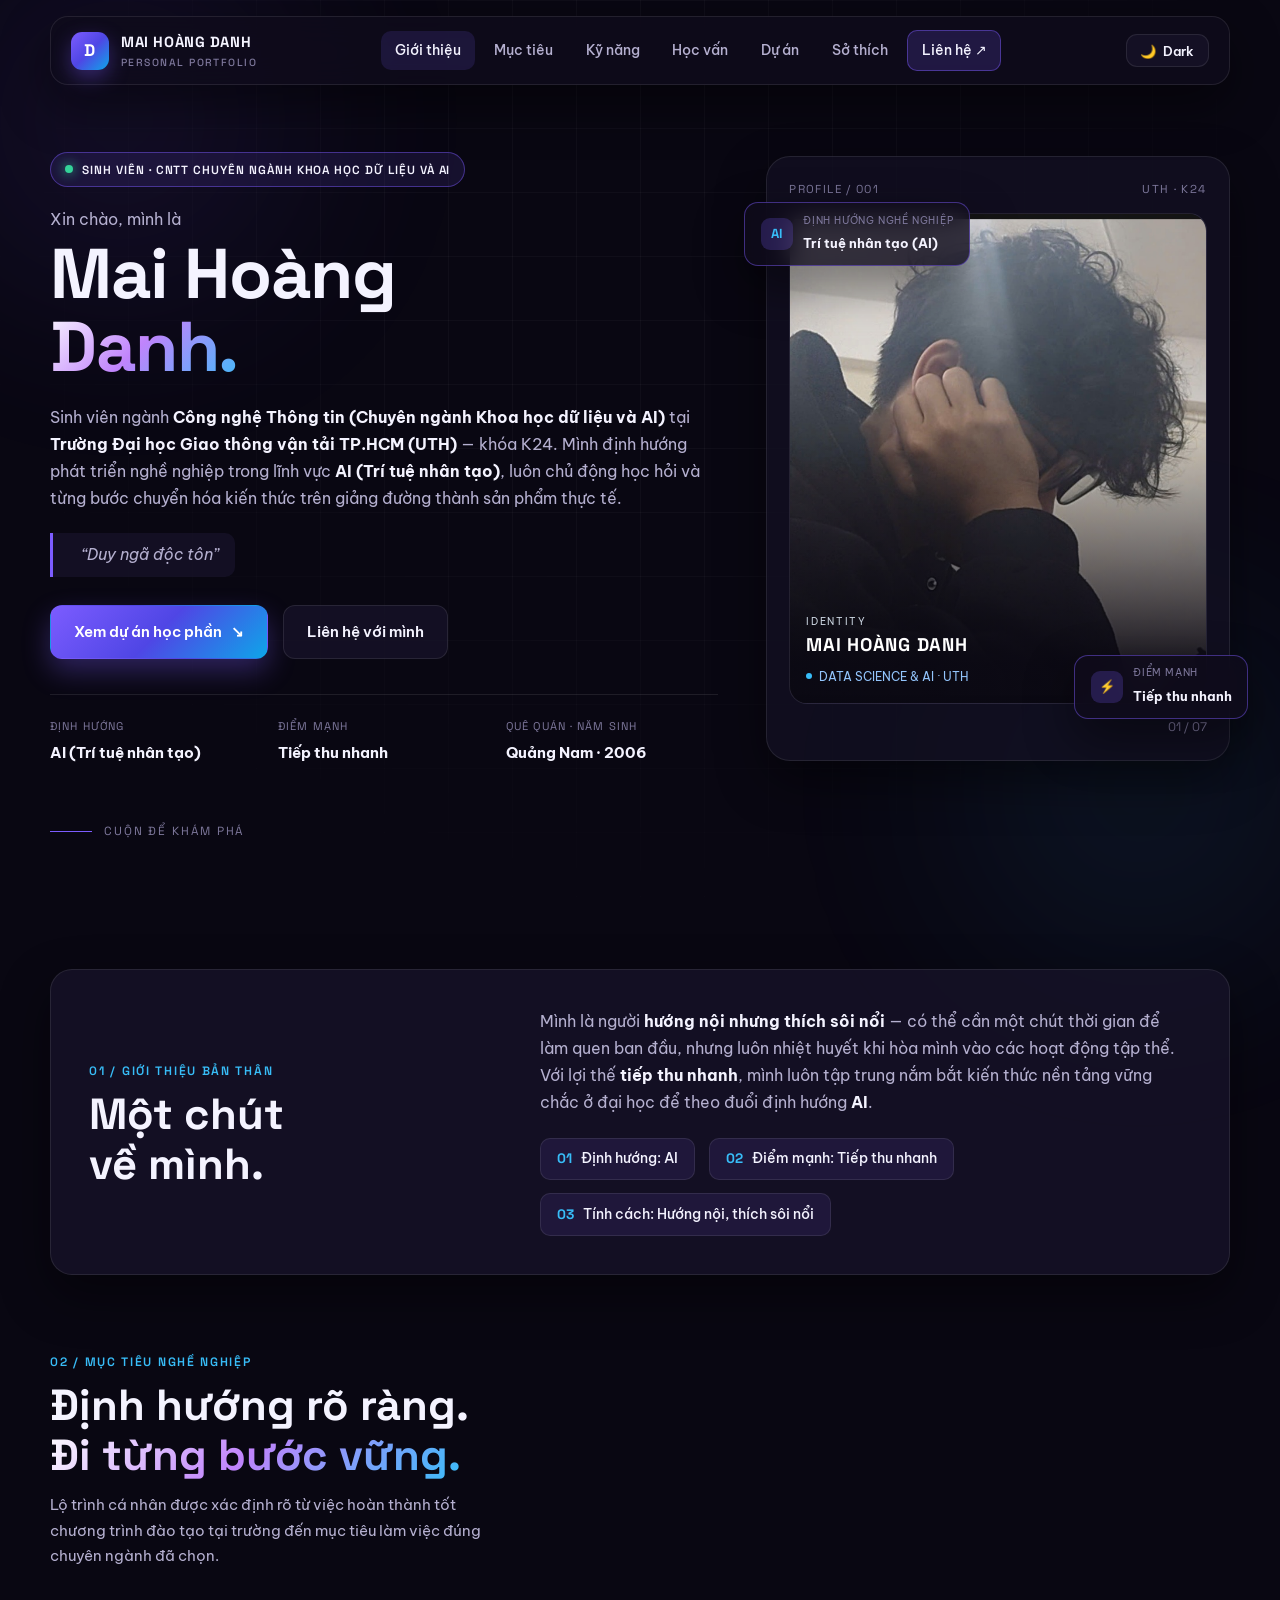
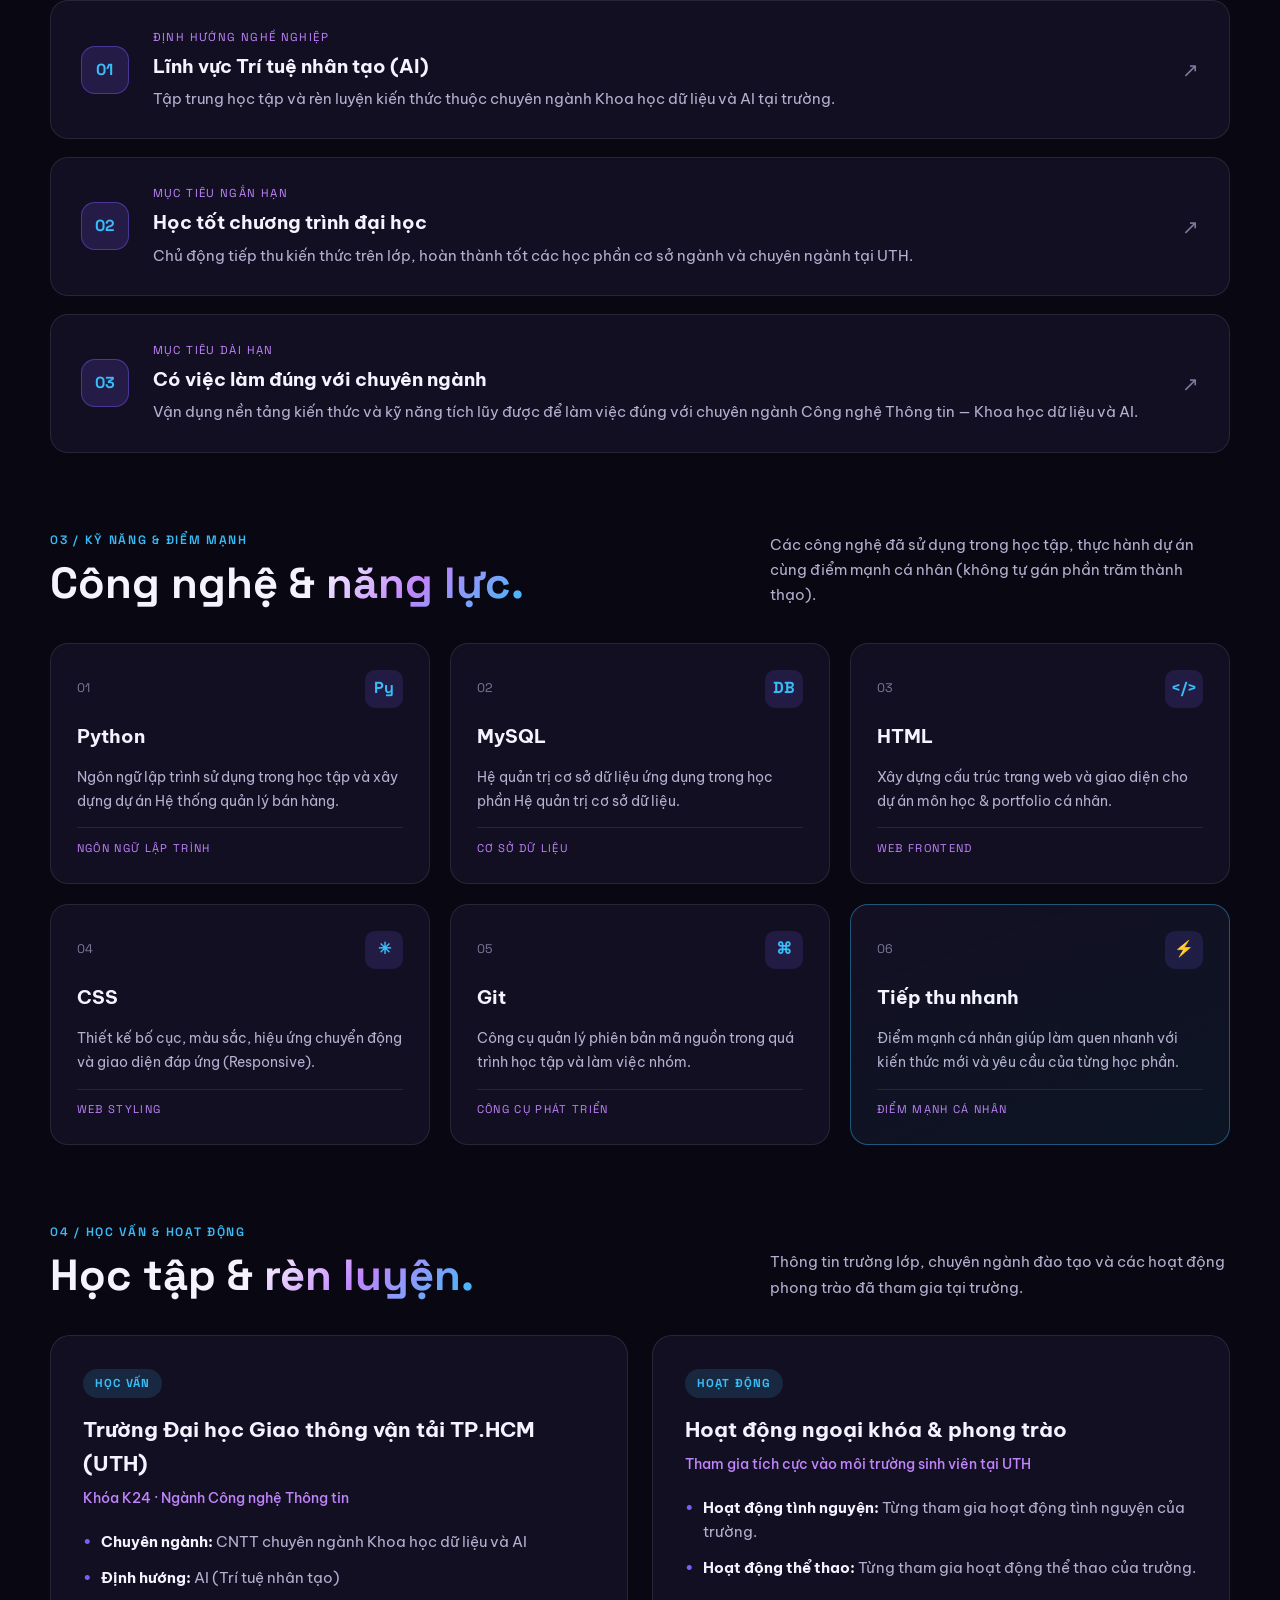
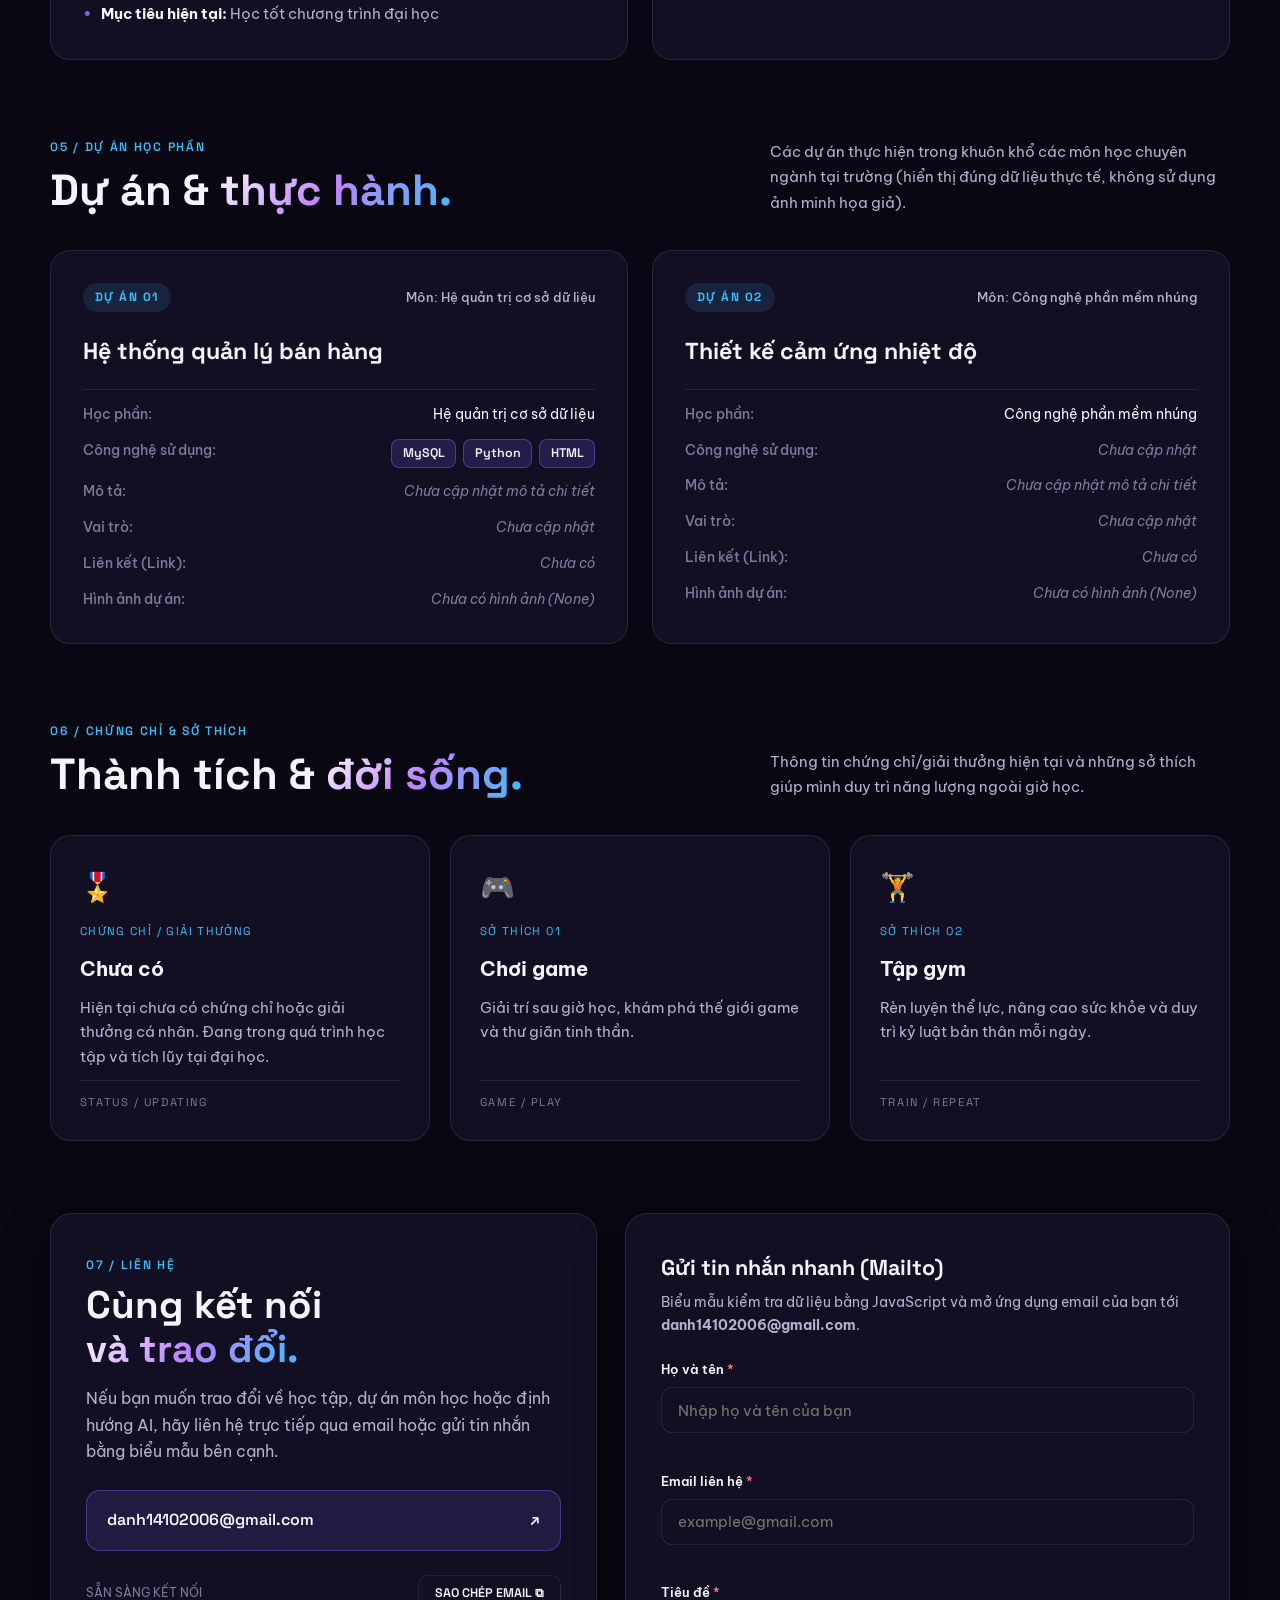
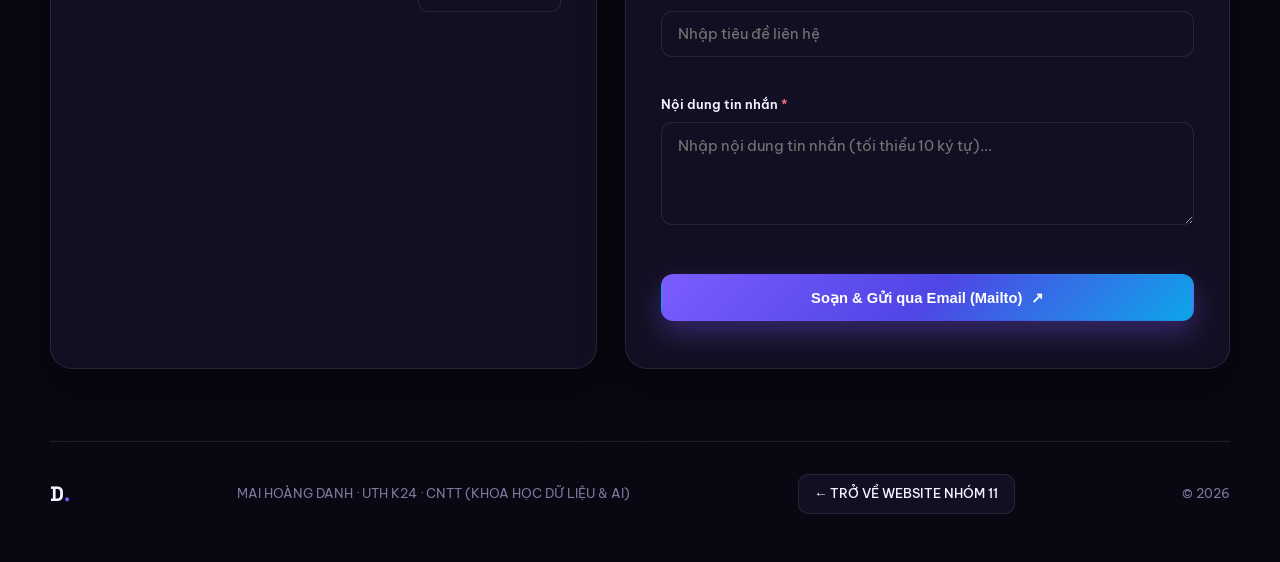
<file: Group13_Portfolio/profiledanh/index.html>
<!DOCTYPE html>
<html lang="vi" data-theme="dark">
<head>
  <meta charset="UTF-8">
  <meta name="viewport" content="width=device-width, initial-scale=1.0">
  <meta name="theme-color" content="#090712">
  <meta name="description" content="Portfolio cá nhân của Mai Hoàng Danh — Sinh viên CNTT chuyên ngành Khoa học dữ liệu và AI tại Trường Đại học Giao thông vận tải TP.HCM (UTH).">
  <title>Mai Hoàng Danh — Personal Portfolio</title>
  <link rel="preconnect" href="https://fonts.googleapis.com">
  <link rel="preconnect" href="https://fonts.gstatic.com" crossorigin>
  <link href="https://fonts.googleapis.com/css2?family=Be+Vietnam+Pro:wght@300;400;500;600;700;800&family=Space+Grotesk:wght@400;500;600;700&display=swap" rel="stylesheet">
  <link rel="stylesheet" href="css/profile.css">
</head>
<body>
  <!-- Thanh tiến trình cuộn trang (Điểm sáng tạo) -->
  <div class="scroll-progress" id="scrollProgress" aria-hidden="true"></div>

  <!-- Hiệu ứng nền không gian -->
  <div class="page-noise" aria-hidden="true"></div>
  <div class="ambient ambient-one" aria-hidden="true"></div>
  <div class="ambient ambient-two" aria-hidden="true"></div>
  <div class="grid-overlay" aria-hidden="true"></div>

  <!-- 1. Header / Navbar -->
  <header class="site-header" id="top">
    <a class="brand" href="#top" aria-label="Về đầu trang">
      <span class="brand-mark">D</span>
      <span>MAI HOÀNG DANH<span class="brand-sub">PERSONAL PORTFOLIO</span></span>
    </a>

    <nav class="nav-links" id="navMenu" aria-label="Điều hướng chính">
      <a href="#about" class="nav-item active">Giới thiệu</a>
      <a href="#goals" class="nav-item">Mục tiêu</a>
      <a href="#skills" class="nav-item">Kỹ năng</a>
      <a href="#education" class="nav-item">Học vấn</a>
      <a href="#projects" class="nav-item">Dự án</a>
      <a href="#extras" class="nav-item">Sở thích</a>
      <a href="#contact" class="nav-item nav-contact">Liên hệ <span>↗</span></a>
    </nav>

    <div class="header-actions">
      <button class="theme-toggle" id="themeToggle" type="button" aria-label="Chuyển đổi giao diện Sáng / Tối" title="Đổi giao diện Dark / Light">
        <span class="theme-icon" id="themeIcon">🌙</span>
        <span class="theme-label" id="themeLabel">Dark</span>
      </button>
      <button class="menu-toggle" id="menuToggle" type="button" aria-label="Mở menu điều hướng" aria-expanded="false" aria-controls="navMenu">
        <span></span>
        <span></span>
        <span></span>
      </button>
    </div>
  </header>

  <main>
    <!-- 2. Hero / Giới thiệu bản thân -->
    <section class="hero section-wrap" id="about">
      <div class="hero-copy reveal">
        <div class="eyebrow">
          <span class="status-dot"></span>
          <span>SINH VIÊN · CNTT CHUYÊN NGÀNH KHOA HỌC DỮ LIỆU VÀ AI</span>
        </div>
        <p class="hero-kicker">Xin chào, mình là</p>
        <h1>Mai Hoàng<br><span class="gradient-text">Danh.</span></h1>
        <p class="hero-description">
          Sinh viên ngành <strong>Công nghệ Thông tin (Chuyên ngành Khoa học dữ liệu và AI)</strong> tại <strong>Trường Đại học Giao thông vận tải TP.HCM (UTH)</strong> — khóa K24. Mình định hướng phát triển nghề nghiệp trong lĩnh vực <strong>AI (Trí tuệ nhân tạo)</strong>, luôn chủ động học hỏi và từng bước chuyển hóa kiến thức trên giảng đường thành sản phẩm thực tế.
        </p>
        <div class="hero-quote">
          <span class="quote-line"></span>
          <span>“Duy ngã độc tôn”</span>
        </div>
        <div class="hero-actions">
          <a class="button button-primary" href="#projects">Xem dự án học phần <span>↘</span></a>
          <a class="button button-ghost" href="#contact">Liên hệ với mình</a>
        </div>
        <div class="hero-meta">
          <div>
            <span class="meta-label">ĐỊNH HƯỚNG</span>
            <strong>AI (Trí tuệ nhân tạo)</strong>
          </div>
          <div>
            <span class="meta-label">ĐIỂM MẠNH</span>
            <strong>Tiếp thu nhanh</strong>
          </div>
          <div>
            <span class="meta-label">QUÊ QUÁN · NĂM SINH</span>
            <strong>Quảng Nam · 2006</strong>
          </div>
        </div>
      </div>

      <div class="hero-visual reveal" aria-label="Khung ảnh đại diện cá nhân">
        <div class="visual-topline">
          <span>PROFILE / 001</span>
          <span>UTH · K24</span>
        </div>
        <div class="orbit orbit-a"></div>
        <div class="orbit orbit-b"></div>
        <div class="visual-glow"></div>
        <div class="portrait-frame">
          <div class="portrait-corner corner-tl"></div>
          <div class="portrait-corner corner-tr"></div>
          <div class="portrait-corner corner-bl"></div>
          <div class="portrait-corner corner-br"></div>
          <img
            class="portrait"
            src="images/avatar.jpg"
            alt="Ảnh đại diện Mai Hoàng Danh"
            onerror="this.onerror=null;this.src='[data-uri]'"
          >
          <div class="portrait-fallback" aria-hidden="true">
            <span>D</span>
            <small>MAI HOÀNG DANH</small>
          </div>
          <div class="portrait-shade"></div>
          <div class="portrait-caption">
            <span class="caption-label">IDENTITY</span>
            <strong>MAI HOÀNG DANH</strong>
            <span class="caption-status"><i></i> DATA SCIENCE &amp; AI · UTH</span>
          </div>
        </div>
        <div class="floating-chip chip-top">
          <span class="chip-icon">AI</span>
          <span>
            <small>ĐỊNH HƯỚNG NGHỀ NGHIỆP</small>
            <strong>Trí tuệ nhân tạo (AI)</strong>
          </span>
        </div>
        <div class="floating-chip chip-bottom">
          <span class="chip-icon">⚡</span>
          <span>
            <small>ĐIỂM MẠNH</small>
            <strong>Tiếp thu nhanh</strong>
          </span>
        </div>
        <div class="visual-index">01 <span>/</span> 07</div>
      </div>

      <a href="#profile" class="scroll-cue">
        <span class="scroll-line"></span> CUỘN ĐỂ KHÁM PHÁ
      </a>
    </section>

    <!-- Đoạn giới thiệu chi tiết bản thân -->
    <section class="intro-strip section-wrap reveal" id="profile">
      <div class="strip-heading">
        <span class="section-index">01 / GIỚI THIỆU BẢN THÂN</span>
        <h2>Một chút<br><span>về mình.</span></h2>
      </div>
      <div class="strip-copy">
        <p>
          Mình là người <strong>hướng nội nhưng thích sôi nổi</strong> — có thể cần một chút thời gian để làm quen ban đầu, nhưng luôn nhiệt huyết khi hòa mình vào các hoạt động tập thể. Với lợi thế <strong>tiếp thu nhanh</strong>, mình luôn tập trung nắm bắt kiến thức nền tảng vững chắc ở đại học để theo đuổi định hướng <strong>AI</strong>.
        </p>
        <div class="fact-row">
          <div><span>01</span> Định hướng: AI</div>
          <div><span>02</span> Điểm mạnh: Tiếp thu nhanh</div>
          <div><span>03</span> Tính cách: Hướng nội, thích sôi nổi</div>
        </div>
      </div>
    </section>

    <!-- 3. Mục tiêu nghề nghiệp -->
    <section class="goals-section section-wrap" id="goals">
      <div class="goals-heading reveal">
        <span class="section-index">02 / MỤC TIÊU NGHỀ NGHIỆP</span>
        <h2>Định hướng rõ ràng.<br><span class="gradient-text">Đi từng bước vững.</span></h2>
        <p>Lộ trình cá nhân được xác định rõ từ việc hoàn thành tốt chương trình đào tạo tại trường đến mục tiêu làm việc đúng chuyên ngành đã chọn.</p>
      </div>
      <div class="goal-list">
        <article class="goal-item reveal">
          <div class="goal-marker">01</div>
          <div>
            <span class="goal-time">ĐỊNH HƯỚNG NGHỀ NGHIỆP</span>
            <h3>Lĩnh vực Trí tuệ nhân tạo (AI)</h3>
            <p>Tập trung học tập và rèn luyện kiến thức thuộc chuyên ngành Khoa học dữ liệu và AI tại trường.</p>
          </div>
          <span class="goal-arrow">↗</span>
        </article>
        <article class="goal-item reveal">
          <div class="goal-marker">02</div>
          <div>
            <span class="goal-time">MỤC TIÊU NGẮN HẠN</span>
            <h3>Học tốt chương trình đại học</h3>
            <p>Chủ động tiếp thu kiến thức trên lớp, hoàn thành tốt các học phần cơ sở ngành và chuyên ngành tại UTH.</p>
          </div>
          <span class="goal-arrow">↗</span>
        </article>
        <article class="goal-item reveal">
          <div class="goal-marker">03</div>
          <div>
            <span class="goal-time">MỤC TIÊU DÀI HẠN</span>
            <h3>Có việc làm đúng với chuyên ngành</h3>
            <p>Vận dụng nền tảng kiến thức và kỹ năng tích lũy được để làm việc đúng với chuyên ngành Công nghệ Thông tin — Khoa học dữ liệu và AI.</p>
          </div>
          <span class="goal-arrow">↗</span>
        </article>
      </div>
    </section>

    <!-- 4. Kỹ năng -->
    <section class="skills-section section-wrap" id="skills">
      <div class="section-heading reveal">
        <div>
          <span class="section-index">03 / KỸ NĂNG &amp; ĐIỂM MẠNH</span>
          <h2>Công nghệ &amp; <span class="gradient-text">năng lực.</span></h2>
        </div>
        <p>Các công nghệ đã sử dụng trong học tập, thực hành dự án cùng điểm mạnh cá nhân (không tự gán phần trăm thành thạo).</p>
      </div>

      <div class="skills-grid">
        <article class="skill-card reveal">
          <div class="skill-top">
            <span class="skill-number">01</span>
            <span class="skill-symbol">Py</span>
          </div>
          <h3>Python</h3>
          <p>Ngôn ngữ lập trình sử dụng trong học tập và xây dựng dự án Hệ thống quản lý bán hàng.</p>
          <span class="skill-foot">NGÔN NGỮ LẬP TRÌNH</span>
        </article>

        <article class="skill-card reveal">
          <div class="skill-top">
            <span class="skill-number">02</span>
            <span class="skill-symbol">DB</span>
          </div>
          <h3>MySQL</h3>
          <p>Hệ quản trị cơ sở dữ liệu ứng dụng trong học phần Hệ quản trị cơ sở dữ liệu.</p>
          <span class="skill-foot">CƠ SỞ DỮ LIỆU</span>
        </article>

        <article class="skill-card reveal">
          <div class="skill-top">
            <span class="skill-number">03</span>
            <span class="skill-symbol">&lt;/&gt;</span>
          </div>
          <h3>HTML</h3>
          <p>Xây dựng cấu trúc trang web và giao diện cho dự án môn học &amp; portfolio cá nhân.</p>
          <span class="skill-foot">WEB FRONTEND</span>
        </article>

        <article class="skill-card reveal">
          <div class="skill-top">
            <span class="skill-number">04</span>
            <span class="skill-symbol">✳</span>
          </div>
          <h3>CSS</h3>
          <p>Thiết kế bố cục, màu sắc, hiệu ứng chuyển động và giao diện đáp ứng (Responsive).</p>
          <span class="skill-foot">WEB STYLING</span>
        </article>

        <article class="skill-card reveal">
          <div class="skill-top">
            <span class="skill-number">05</span>
            <span class="skill-symbol">⌘</span>
          </div>
          <h3>Git</h3>
          <p>Công cụ quản lý phiên bản mã nguồn trong quá trình học tập và làm việc nhóm.</p>
          <span class="skill-foot">CÔNG CỤ PHÁT TRIỂN</span>
        </article>

        <article class="skill-card reveal highlight-card">
          <div class="skill-top">
            <span class="skill-number">06</span>
            <span class="skill-symbol">⚡</span>
          </div>
          <h3>Tiếp thu nhanh</h3>
          <p>Điểm mạnh cá nhân giúp làm quen nhanh với kiến thức mới và yêu cầu của từng học phần.</p>
          <span class="skill-foot">ĐIỂM MẠNH CÁ NHÂN</span>
        </article>
      </div>
    </section>

    <!-- 5. Học vấn & Hoạt động -->
    <section class="edu-section section-wrap" id="education">
      <div class="section-heading reveal">
        <div>
          <span class="section-index">04 / HỌC VẤN &amp; HOẠT ĐỘNG</span>
          <h2>Học tập &amp; <span class="gradient-text">rèn luyện.</span></h2>
        </div>
        <p>Thông tin trường lớp, chuyên ngành đào tạo và các hoạt động phong trào đã tham gia tại trường.</p>
      </div>

      <div class="edu-grid">
        <article class="edu-card reveal">
          <div class="edu-badge">HỌC VẤN</div>
          <h3>Trường Đại học Giao thông vận tải TP.HCM (UTH)</h3>
          <p class="edu-sub">Khóa K24 · Ngành Công nghệ Thông tin</p>
          <ul class="edu-list">
            <li><strong>Chuyên ngành:</strong> CNTT chuyên ngành Khoa học dữ liệu và AI</li>
            <li><strong>Định hướng:</strong> AI (Trí tuệ nhân tạo)</li>
            <li><strong>Mục tiêu hiện tại:</strong> Học tốt chương trình đại học</li>
          </ul>
        </article>

        <article class="edu-card reveal">
          <div class="edu-badge">HOẠT ĐỘNG</div>
          <h3>Hoạt động ngoại khóa &amp; phong trào</h3>
          <p class="edu-sub">Tham gia tích cực vào môi trường sinh viên tại UTH</p>
          <ul class="edu-list">
            <li><strong>Hoạt động tình nguyện:</strong> Từng tham gia hoạt động tình nguyện của trường.</li>
            <li><strong>Hoạt động thể thao:</strong> Từng tham gia hoạt động thể thao của trường.</li>
          </ul>
        </article>
      </div>
    </section>

    <!-- 6. Dự án cá nhân / học phần -->
    <section class="projects-section section-wrap" id="projects">
      <div class="section-heading reveal">
        <div>
          <span class="section-index">05 / DỰ ÁN HỌC PHẦN</span>
          <h2>Dự án &amp; <span class="gradient-text">thực hành.</span></h2>
        </div>
        <p>Các dự án thực hiện trong khuôn khổ các môn học chuyên ngành tại trường (hiển thị đúng dữ liệu thực tế, không sử dụng ảnh minh họa giả).</p>
      </div>

      <div class="projects-grid">
        <!-- Dự án 1 -->
        <article class="project-card reveal">
          <div class="project-header">
            <span class="project-number">DỰ ÁN 01</span>
            <span class="project-course">Môn: Hệ quản trị cơ sở dữ liệu</span>
          </div>
          <h3 class="project-title">Hệ thống quản lý bán hàng</h3>
          <div class="project-details">
            <div class="detail-row">
              <span class="detail-label">Học phần:</span>
              <span class="detail-value">Hệ quản trị cơ sở dữ liệu</span>
            </div>
            <div class="detail-row">
              <span class="detail-label">Công nghệ sử dụng:</span>
              <div class="tech-tags">
                <span class="tech-tag">MySQL</span>
                <span class="tech-tag">Python</span>
                <span class="tech-tag">HTML</span>
              </div>
            </div>
            <div class="detail-row">
              <span class="detail-label">Mô tả:</span>
              <span class="detail-value muted-value">Chưa cập nhật mô tả chi tiết</span>
            </div>
            <div class="detail-row">
              <span class="detail-label">Vai trò:</span>
              <span class="detail-value muted-value">Chưa cập nhật</span>
            </div>
            <div class="detail-row">
              <span class="detail-label">Liên kết (Link):</span>
              <span class="detail-value muted-value">Chưa có</span>
            </div>
            <div class="detail-row">
              <span class="detail-label">Hình ảnh dự án:</span>
              <span class="detail-value muted-value">Chưa có hình ảnh (None)</span>
            </div>
          </div>
        </article>

        <!-- Dự án 2 -->
        <article class="project-card reveal">
          <div class="project-header">
            <span class="project-number">DỰ ÁN 02</span>
            <span class="project-course">Môn: Công nghệ phần mềm nhúng</span>
          </div>
          <h3 class="project-title">Thiết kế cảm ứng nhiệt độ</h3>
          <div class="project-details">
            <div class="detail-row">
              <span class="detail-label">Học phần:</span>
              <span class="detail-value">Công nghệ phần mềm nhúng</span>
            </div>
            <div class="detail-row">
              <span class="detail-label">Công nghệ sử dụng:</span>
              <span class="detail-value muted-value">Chưa cập nhật</span>
            </div>
            <div class="detail-row">
              <span class="detail-label">Mô tả:</span>
              <span class="detail-value muted-value">Chưa cập nhật mô tả chi tiết</span>
            </div>
            <div class="detail-row">
              <span class="detail-label">Vai trò:</span>
              <span class="detail-value muted-value">Chưa cập nhật</span>
            </div>
            <div class="detail-row">
              <span class="detail-label">Liên kết (Link):</span>
              <span class="detail-value muted-value">Chưa có</span>
            </div>
            <div class="detail-row">
              <span class="detail-label">Hình ảnh dự án:</span>
              <span class="detail-value muted-value">Chưa có hình ảnh (None)</span>
            </div>
          </div>
        </article>
      </div>
    </section>

    <!-- 7. Chứng chỉ / Giải thưởng & Sở thích -->
    <section class="hobbies-section section-wrap" id="extras">
      <div class="section-heading reveal">
        <div>
          <span class="section-index">06 / CHỨNG CHỈ &amp; SỞ THÍCH</span>
          <h2>Thành tích &amp; <span class="gradient-text">đời sống.</span></h2>
        </div>
        <p>Thông tin chứng chỉ/giải thưởng hiện tại và những sở thích giúp mình duy trì năng lượng ngoài giờ học.</p>
      </div>

      <div class="hobby-grid">
        <article class="hobby-card cert-card reveal">
          <div class="hobby-icon">🎖️</div>
          <span class="hobby-count">CHỨNG CHỈ / GIẢI THƯỞNG</span>
          <h3>Chưa có</h3>
          <p>Hiện tại chưa có chứng chỉ hoặc giải thưởng cá nhân. Đang trong quá trình học tập và tích lũy tại đại học.</p>
          <div class="hobby-decoration">STATUS / UPDATING</div>
        </article>

        <article class="hobby-card gaming reveal">
          <div class="hobby-icon">🎮</div>
          <span class="hobby-count">SỞ THÍCH 01</span>
          <h3>Chơi game</h3>
          <p>Giải trí sau giờ học, khám phá thế giới game và thư giãn tinh thần.</p>
          <div class="hobby-decoration">GAME / PLAY</div>
        </article>

        <article class="hobby-card gym reveal">
          <div class="hobby-icon">🏋️</div>
          <span class="hobby-count">SỞ THÍCH 02</span>
          <h3>Tập gym</h3>
          <p>Rèn luyện thể lực, nâng cao sức khỏe và duy trì kỷ luật bản thân mỗi ngày.</p>
          <div class="hobby-decoration">TRAIN / REPEAT</div>
        </article>
      </div>
    </section>

    <!-- 15. Form liên hệ (Validation + Mailto + Copy Email) -->
    <section class="contact-section section-wrap" id="contact">
      <div class="contact-grid">
        <div class="contact-card reveal">
          <div class="contact-orb"></div>
          <span class="section-index">07 / LIÊN HỆ</span>
          <h2>Cùng kết nối<br><span class="gradient-text">và trao đổi.</span></h2>
          <p>Nếu bạn muốn trao đổi về học tập, dự án môn học hoặc định hướng AI, hãy liên hệ trực tiếp qua email hoặc gửi tin nhắn bằng biểu mẫu bên cạnh.</p>

          <a class="email-link" href="mailto:danh14102006@gmail.com">
            <span>danh14102006@gmail.com</span>
            <span class="email-arrow">↗</span>
          </a>

          <div class="contact-foot">
            <span><i></i> SẴN SÀNG KẾT NỐI</span>
            <button class="copy-email" id="copyEmailBtn" type="button" data-email="danh14102006@gmail.com">
              SAO CHÉP EMAIL ⧉
            </button>
          </div>
        </div>

        <div class="contact-form-wrap reveal">
          <h3>Gửi tin nhắn nhanh (Mailto)</h3>
          <p class="form-desc">Biểu mẫu kiểm tra dữ liệu bằng JavaScript và mở ứng dụng email của bạn tới <strong>danh14102006@gmail.com</strong>.</p>

          <form id="contactForm" novalidate>
            <div class="form-group">
              <label for="senderName">Họ và tên <span class="req">*</span></label>
              <input type="text" id="senderName" name="senderName" placeholder="Nhập họ và tên của bạn" autocomplete="name">
              <small class="error-msg" id="nameError"></small>
            </div>

            <div class="form-group">
              <label for="senderEmail">Email liên hệ <span class="req">*</span></label>
              <input type="email" id="senderEmail" name="senderEmail" placeholder="example@gmail.com" autocomplete="email">
              <small class="error-msg" id="emailError"></small>
            </div>

            <div class="form-group">
              <label for="senderSubject">Tiêu đề <span class="req">*</span></label>
              <input type="text" id="senderSubject" name="senderSubject" placeholder="Nhập tiêu đề liên hệ">
              <small class="error-msg" id="subjectError"></small>
            </div>

            <div class="form-group">
              <label for="senderMessage">Nội dung tin nhắn <span class="req">*</span></label>
              <textarea id="senderMessage" name="senderMessage" rows="4" placeholder="Nhập nội dung tin nhắn (tối thiểu 10 ký tự)..."></textarea>
              <small class="error-msg" id="messageError"></small>
            </div>

            <button type="submit" class="button button-primary submit-btn">
              Soạn &amp; Gửi qua Email (Mailto) <span>↗</span>
            </button>
            <p class="form-status" id="formStatus" role="status" aria-live="polite"></p>
          </form>
        </div>
      </div>
    </section>
  </main>

  <footer class="site-footer section-wrap">
    <a class="footer-brand" href="#top">D<span>.</span></a>
    <p>MAI HOÀNG DANH <span>·</span> UTH K24 <span>·</span> CNTT (KHOA HỌC DỮ LIỆU &amp; AI)</p>
    <a href="../group11.html" class="back-group">← TRỞ VỀ WEBSITE NHÓM 11</a>
    <span class="footer-year">© <span id="currentYear"></span></span>
  </footer>

  <div class="toast" id="toast" role="status" aria-live="polite"></div>
  <script src="js/profile.js"></script>
</body>
</html>
</file>
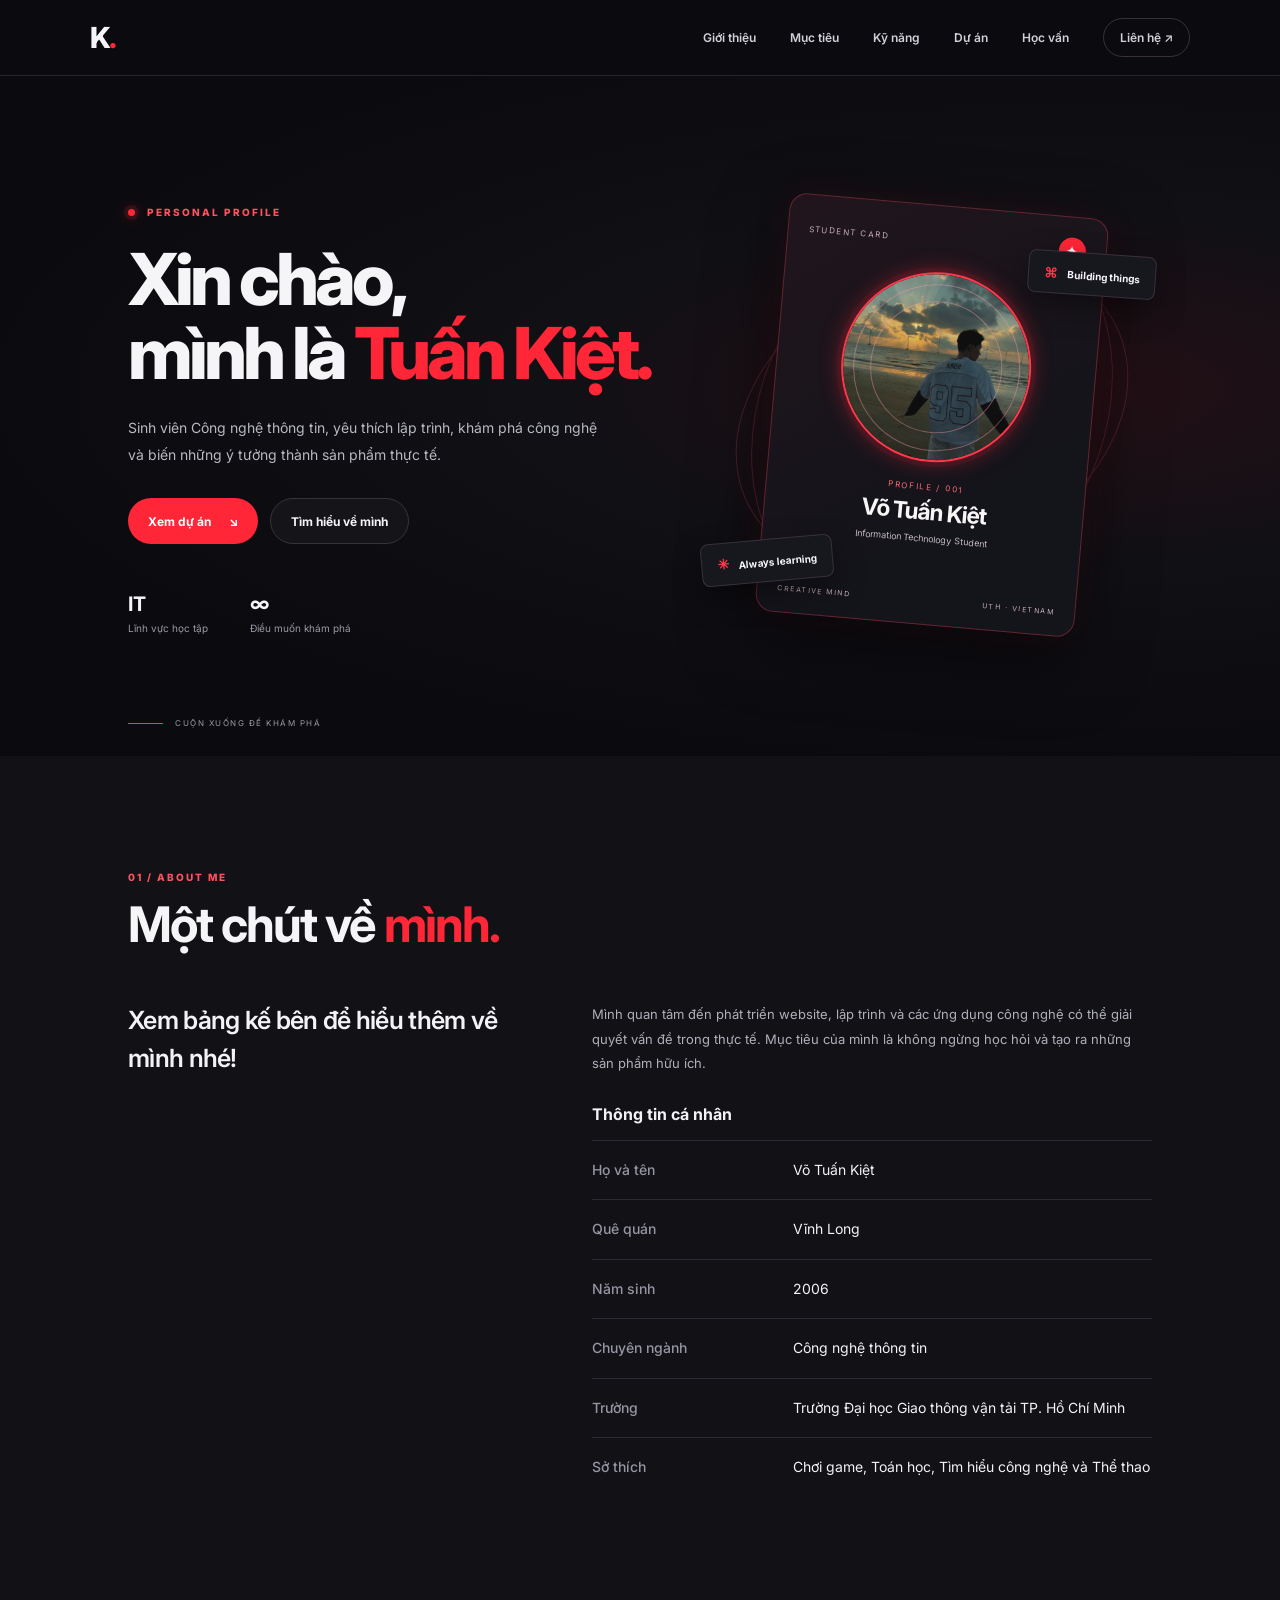
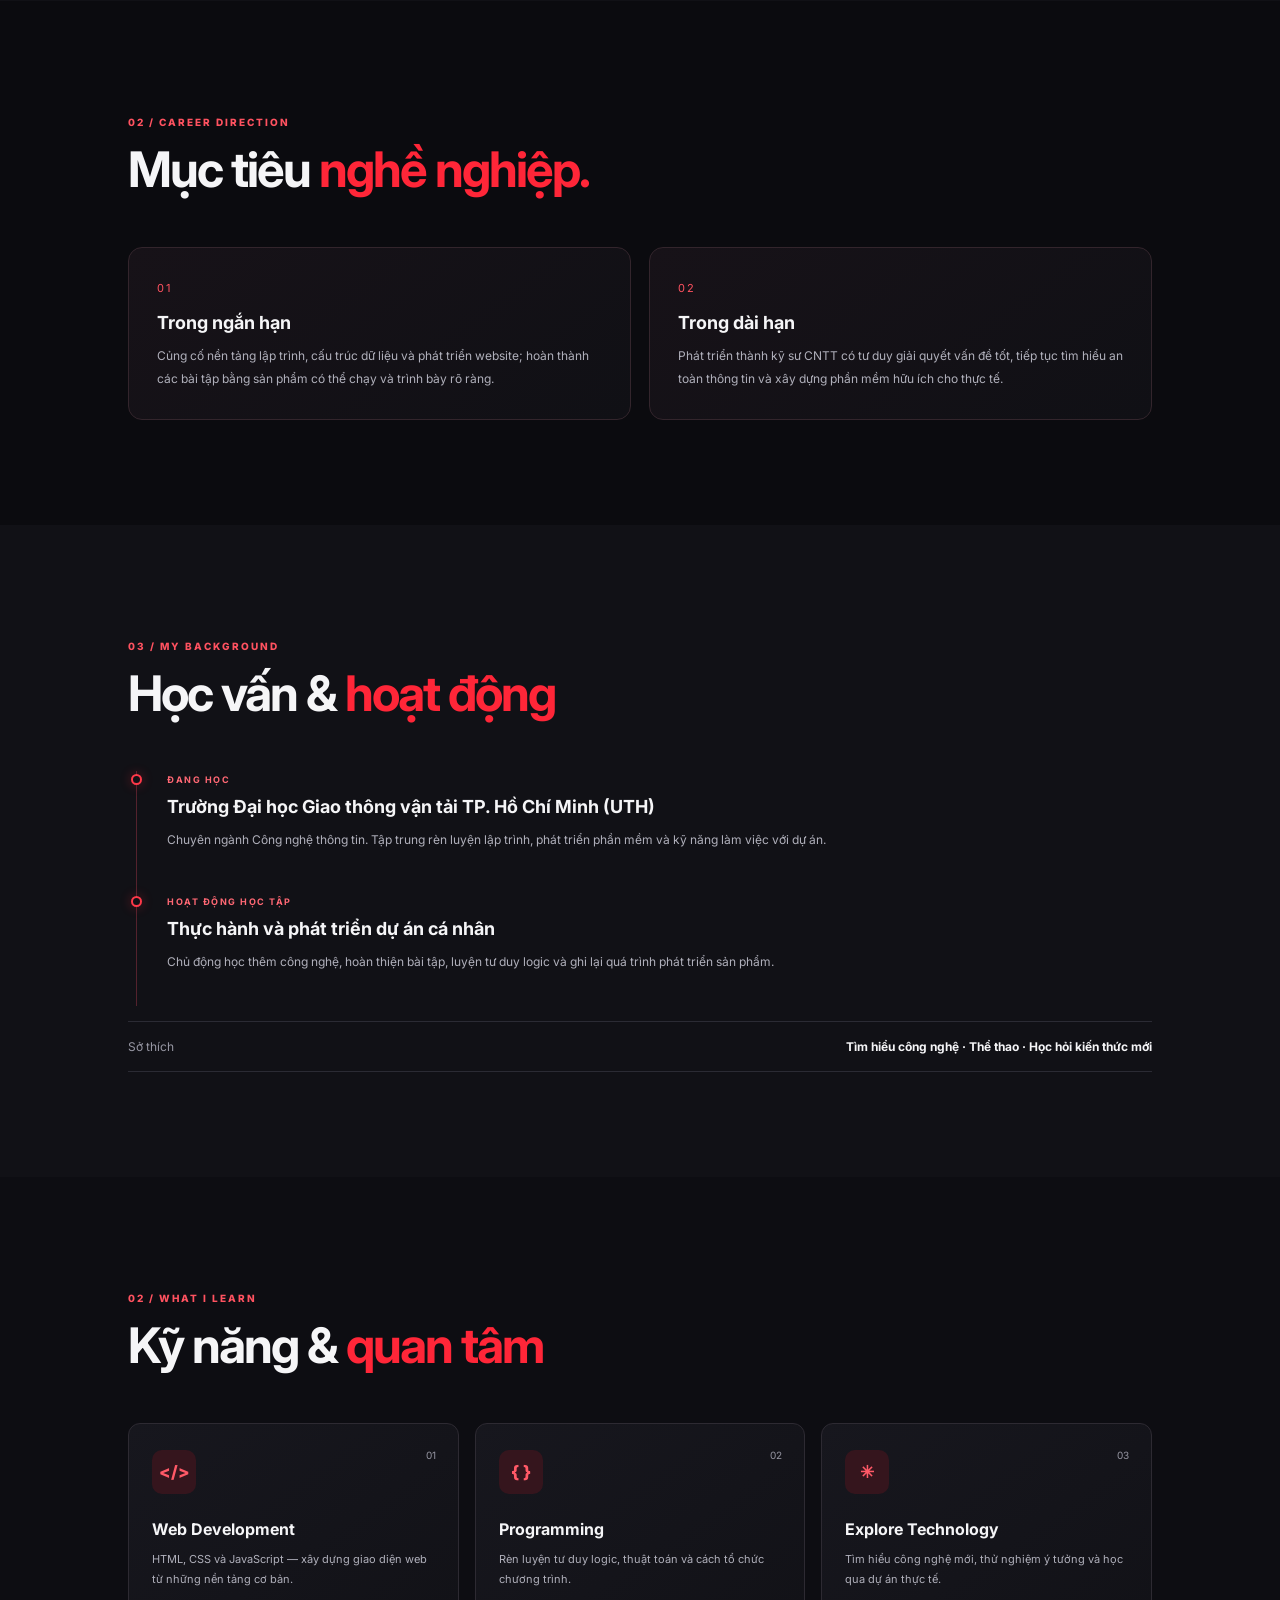
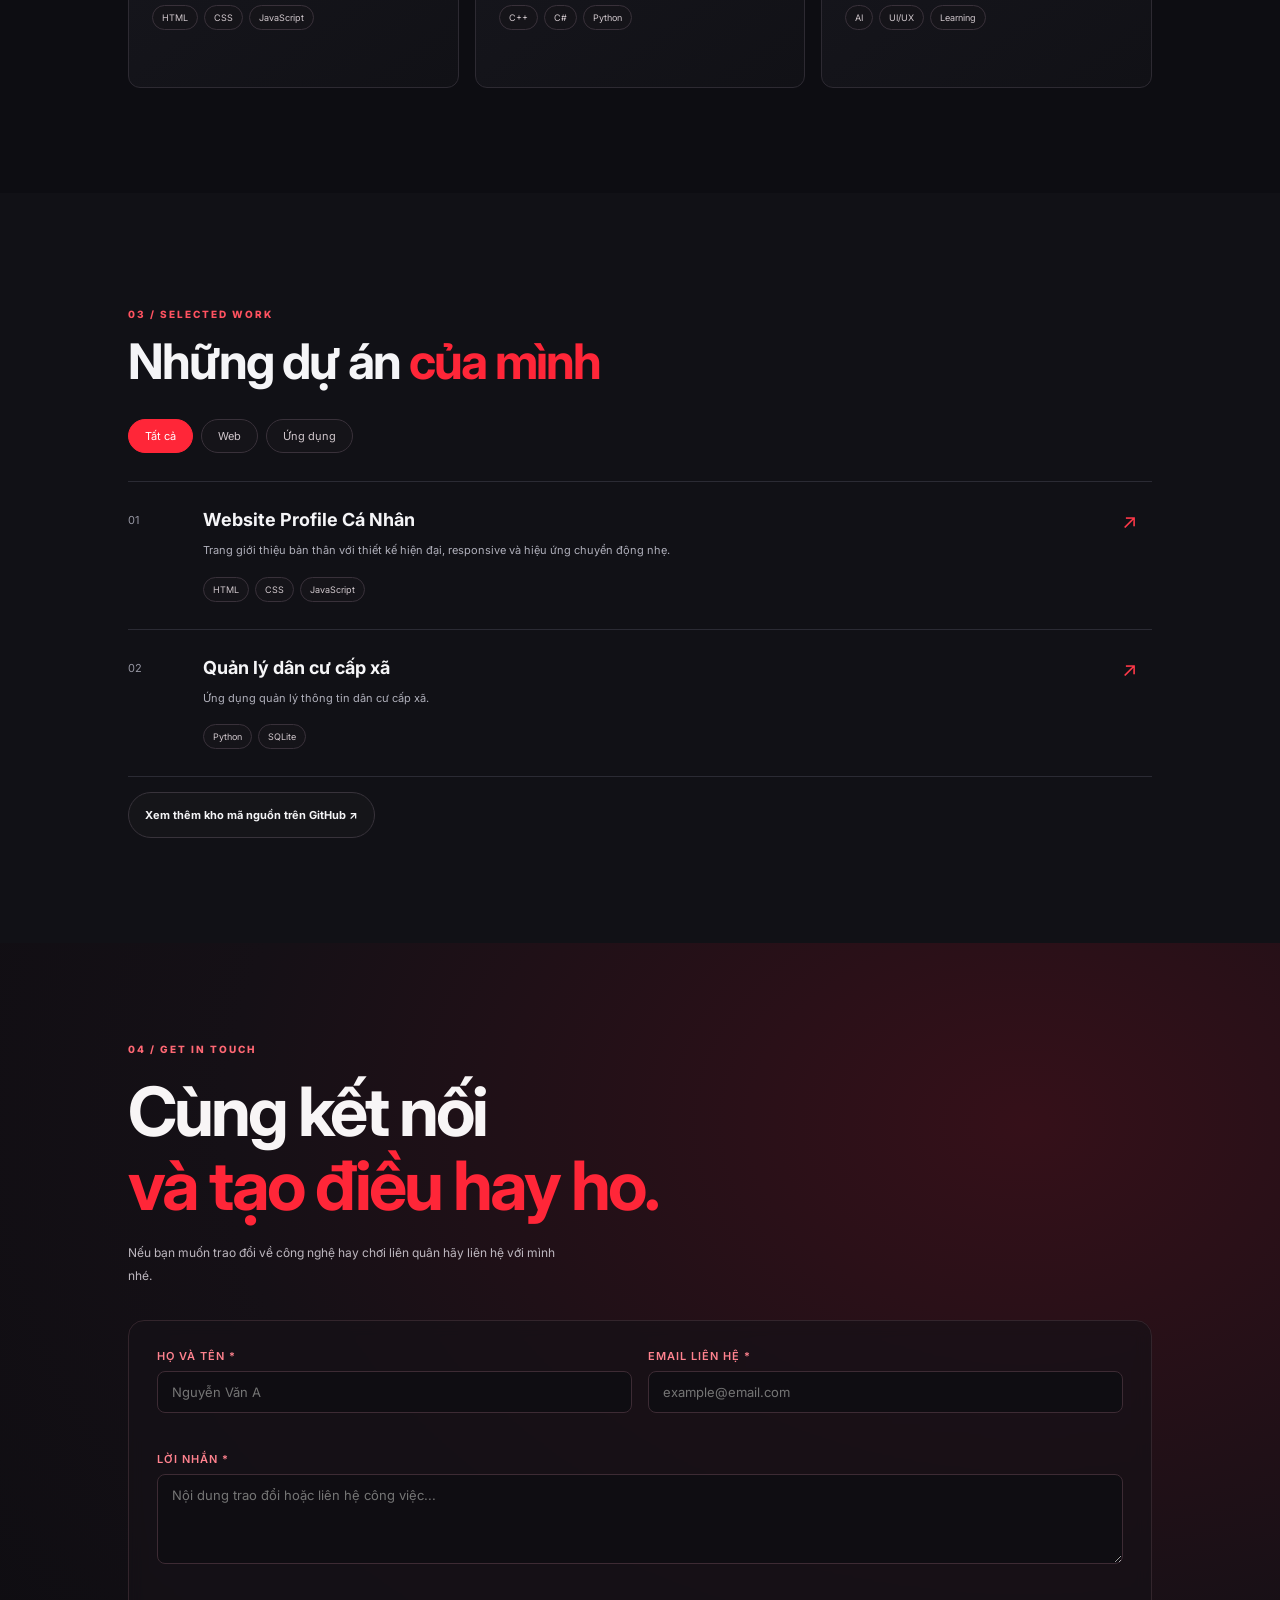
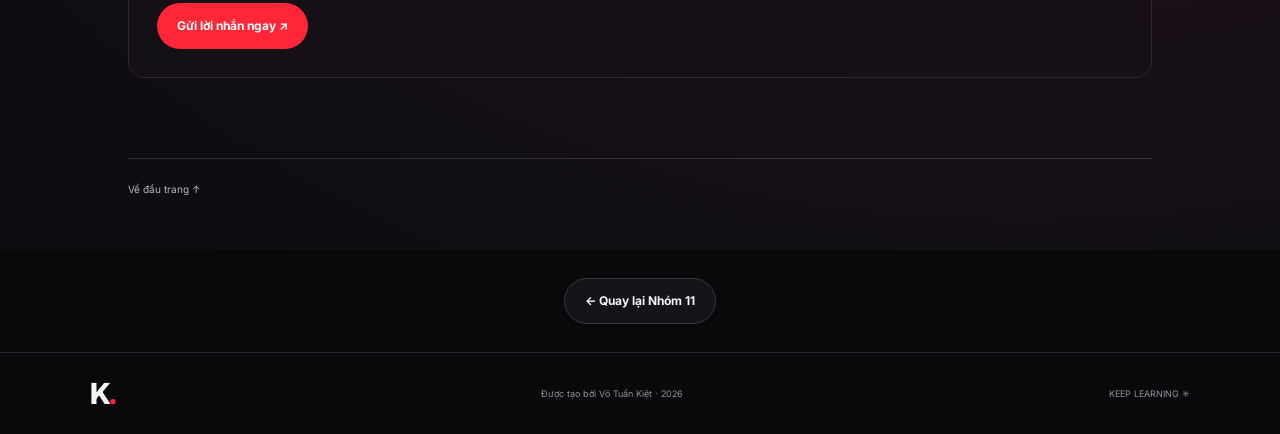
<file: Group13_Portfolio/profilekiet/index.html>
<!doctype html>
<html lang="vi">
  <head>
    <meta charset="UTF-8" />
    <meta name="viewport" content="width=device-width, initial-scale=1.0" />
    <title>Võ Tuấn Kiệt | Personal Profile</title>
    <link rel="preconnect" href="https://fonts.googleapis.com" />
    <link
      href="https://fonts.googleapis.com/css2?family=Inter:wght@400;500;600;700;800&display=swap"
      rel="stylesheet"
    />
    <link rel="stylesheet" href="style.css" />
  </head>
  <body>
    <header class="topbar">
      <a class="logo" href="#home">K<span>.</span></a>
      <button
        class="menu-toggle"
        type="button"
        aria-label="Mở menu"
        aria-expanded="false"
      >
        ☰
      </button>
      <nav id="site-nav">
        <a href="#about">Giới thiệu</a>
        <a href="#goals">Mục tiêu</a>
        <a href="#skills">Kỹ năng</a>
        <a href="#projects">Dự án</a>
        <a href="#background">Học vấn</a>
        <a href="#contact" class="nav-contact">Liên hệ ↗</a>
      </nav>
    </header>

    <main>
      <section class="hero" id="home">
        <div class="hero-copy">
          <p class="eyebrow">
            <span class="status-dot"></span> PERSONAL PROFILE
          </p>
          <h1>Xin chào,<br />mình là <span>Tuấn Kiệt.</span></h1>
          <p class="intro">
            Sinh viên Công nghệ thông tin, yêu thích lập trình, khám phá công
            nghệ và biến những ý tưởng thành sản phẩm thực tế.
          </p>
          <div class="hero-actions">
            <a class="button primary" href="#projects"
              >Xem dự án <span>↘</span></a
            >
            <a class="button secondary" href="#about">Tìm hiểu về mình</a>
          </div>
          <div class="mini-stats">
            <div><strong>IT</strong><span>Lĩnh vực học tập</span></div>
            <div><strong>∞</strong><span>Điều muốn khám phá</span></div>
          </div>
        </div>

        <div class="profile-stage" aria-label="Thẻ profile cá nhân">
          <div class="orbit orbit-one"></div>
          <div class="orbit orbit-two"></div>
          <div class="profile-card">
            <div class="card-top">
              <span>STUDENT CARD</span><span class="card-chip">✦</span>
            </div>
            <div class="avatar">
              <span class="avatar-initials">TK</span>
              <span class="avatar-caption">YOUR PHOTO HERE</span>
              <img
                class="avatar-photo"
                src="img/TK.jpg"
                alt="Ảnh đại diện Võ Tuấn Kiệt"
              />
            </div>
            <div class="card-info">
              <p class="card-label">PROFILE / 001</p>
              <h2>Võ Tuấn Kiệt</h2>
              <p class="card-role">Information Technology Student</p>
            </div>
            <div class="card-bottom">
              <span>CREATIVE MIND</span>
              <span>UTH · VIETNAM</span>
            </div>
          </div>
          <div class="floating-tag tag-code">
            <span>⌘</span> Building things
          </div>
          <div class="floating-tag tag-idea">
            <span>✳</span> Always learning
          </div>
        </div>
        <a class="scroll-hint" href="#about"
          ><span class="scroll-line"></span> CUỘN XUỐNG ĐỂ KHÁM PHÁ</a
        >
      </section>

      <section class="content-section about-section" id="about">
        <div class="section-heading">
          <p class="eyebrow">01 / ABOUT ME</p>
          <h2>Một chút về <span>mình.</span></h2>
        </div>
        <div class="about-grid">
          <p class="about-lead">Xem bảng kế bên để hiểu thêm về mình nhé!</p>
          <div class="about-detail">
            <p>
              Mình quan tâm đến phát triển website, lập trình và các ứng dụng
              công nghệ có thể giải quyết vấn đề trong thực tế. Mục tiêu của
              mình là không ngừng học hỏi và tạo ra những sản phẩm hữu ích.
            </p>
            <table class="profile-table">
              <caption>
                Thông tin cá nhân
              </caption>
              <tbody>
                <tr>
                  <th scope="row">Họ và tên</th>
                  <td>Võ Tuấn Kiệt</td>
                </tr>
                <tr>
                  <th scope="row">Quê quán</th>
                  <td>Vĩnh Long</td>
                </tr>
                <tr>
                  <th scope="row">Năm sinh</th>
                  <td>2006</td>
                </tr>
                <tr>
                  <th scope="row">Chuyên ngành</th>
                  <td>Công nghệ thông tin</td>
                </tr>
                <tr>
                  <th scope="row">Trường</th>
                  <td>Trường Đại học Giao thông vận tải TP. Hồ Chí Minh</td>
                </tr>
                <tr>
                  <th scope="row">Sở thích</th>
                  <td>Chơi game, Toán học, Tìm hiểu công nghệ và Thể thao</td>
                </tr>
              </tbody>
            </table>
          </div>
        </div>
      </section>

      <section class="content-section goals-section" id="goals">
        <div class="section-heading">
          <p class="eyebrow">02 / CAREER DIRECTION</p>
          <h2>Mục tiêu <span>nghề nghiệp.</span></h2>
        </div>
        <div class="goal-grid">
          <article class="goal-card">
            <span class="goal-mark">01</span>
            <h3>Trong ngắn hạn</h3>
            <p>
              Củng cố nền tảng lập trình, cấu trúc dữ liệu và phát triển
              website; hoàn thành các bài tập bằng sản phẩm có thể chạy và trình
              bày rõ ràng.
            </p>
          </article>
          <article class="goal-card">
            <span class="goal-mark">02</span>
            <h3>Trong dài hạn</h3>
            <p>
              Phát triển thành kỹ sư CNTT có tư duy giải quyết vấn đề tốt, tiếp
              tục tìm hiểu an toàn thông tin và xây dựng phần mềm hữu ích cho
              thực tế.
            </p>
          </article>
        </div>
      </section>

      <section class="content-section background-section" id="background">
        <div class="section-heading">
          <p class="eyebrow">03 / MY BACKGROUND</p>
          <h2>Học vấn & <span>hoạt động</span></h2>
        </div>
        <div class="timeline">
          <article class="timeline-item">
            <span class="timeline-dot"></span>
            <div>
              <p class="timeline-meta">ĐANG HỌC</p>
              <h3>Trường Đại học Giao thông vận tải TP. Hồ Chí Minh (UTH)</h3>
              <p>
                Chuyên ngành Công nghệ thông tin. Tập trung rèn luyện lập trình,
                phát triển phần mềm và kỹ năng làm việc với dự án.
              </p>
            </div>
          </article>
          <article class="timeline-item">
            <span class="timeline-dot"></span>
            <div>
              <p class="timeline-meta">HOẠT ĐỘNG HỌC TẬP</p>
              <h3>Thực hành và phát triển dự án cá nhân</h3>
              <p>
                Chủ động học thêm công nghệ, hoàn thiện bài tập, luyện tư duy
                logic và ghi lại quá trình phát triển sản phẩm.
              </p>
            </div>
          </article>
        </div>
        <div class="extra-info">
          <div>
            <span>Sở thích</span
            ><strong
              >Tìm hiểu công nghệ · Thể thao · Học hỏi kiến thức mới</strong
            >
          </div>
        </div>
      </section>

      <section class="content-section skills-section" id="skills">
        <div class="section-heading">
          <p class="eyebrow">02 / WHAT I LEARN</p>
          <h2>Kỹ năng & <span>quan tâm</span></h2>
        </div>
        <div class="skill-grid">
          <article class="skill-card">
            <span class="skill-number">01</span>
            <div class="skill-icon">&lt;/&gt;</div>
            <h3>Web Development</h3>
            <p>
              HTML, CSS và JavaScript — xây dựng giao diện web từ những nền tảng
              cơ bản.
            </p>
            <div class="pills">
              <span>HTML</span><span>CSS</span><span>JavaScript</span>
            </div>
          </article>
          <article class="skill-card">
            <span class="skill-number">02</span>
            <div class="skill-icon">{ }</div>
            <h3>Programming</h3>
            <p>
              Rèn luyện tư duy logic, thuật toán và cách tổ chức chương trình.
            </p>
            <div class="pills">
              <span>C++</span><span>C#</span><span>Python</span>
            </div>
          </article>
          <article class="skill-card">
            <span class="skill-number">03</span>
            <div class="skill-icon">✳</div>
            <h3>Explore Technology</h3>
            <p>
              Tìm hiểu công nghệ mới, thử nghiệm ý tưởng và học qua dự án thực
              tế.
            </p>
            <div class="pills">
              <span>AI</span><span>UI/UX</span><span>Learning</span>
            </div>
          </article>
        </div>
      </section>

      <section class="content-section projects-section" id="projects">
        <div class="section-heading">
          <p class="eyebrow">03 / SELECTED WORK</p>
          <h2>Những dự án <span>của mình</span></h2>
        </div>
        <div class="project-filters" role="group" aria-label="Lọc dự án">
          <button class="filter-btn active" type="button" data-filter="all">
            Tất cả
          </button>
          <button class="filter-btn" type="button" data-filter="web">
            Web
          </button>
          <button class="filter-btn" type="button" data-filter="app">
            Ứng dụng
          </button>
        </div>
        <div class="project-list">
          <article class="project-row" data-category="web">
            <div class="project-index">01</div>
            <div class="project-main">
              <h3>Website Profile Cá Nhân</h3>
              <p>
                Trang giới thiệu bản thân với thiết kế hiện đại, responsive và
                hiệu ứng chuyển động nhẹ.
              </p>
              <div class="pills">
                <span>HTML</span><span>CSS</span><span>JavaScript</span>
              </div>
            </div>
            <a href="https://github.com/TuanKiet2301" target="_blank" class="project-arrow" style="text-decoration:none;" title="Xem mã nguồn">↗</a>
          </article>
          <article class="project-row" data-category="app">
            <div class="project-index">02</div>
            <div class="project-main">
              <h3>Quản lý dân cư cấp xã</h3>
              <p>Ứng dụng quản lý thông tin dân cư cấp xã.</p>
              <div class="pills"><span>Python</span><span>SQLite</span></div>
            </div>
            <a href="https://github.com/TuanKiet2301" target="_blank" class="project-arrow" style="text-decoration:none;" title="Xem mã nguồn">↗</a>
          </article>
        </div>
        <div class="project-actions" style="margin-top: 15px;"><a href="https://github.com/TuanKiet2301" target="_blank" class="button secondary" style="font-size: 11px; padding: 8px 16px;">Xem thêm kho mã nguồn trên GitHub ↗</a></div>
      </section>

      <section class="contact-section" id="contact">
        <p class="eyebrow">04 / GET IN TOUCH</p>
        <h2>Cùng kết nối<br /><span>và tạo điều hay ho.</span></h2>
        <p>
          Nếu bạn muốn trao đổi về công nghệ hay chơi liên quân hãy liên hệ với
          mình nhé.
        </p>
        <form class="contact-form" id="contactForm" novalidate>
          <div class="form-row">
            <div class="form-group">
              <label for="contact-name">Họ và tên *</label>
              <input type="text" id="contact-name" name="name" placeholder="Nguyễn Văn A" required>
              <span class="field-error" id="name-error"></span>
            </div>
            <div class="form-group">
              <label for="contact-email">Email liên hệ *</label>
              <input type="email" id="contact-email" name="email" placeholder="example@email.com" required>
              <span class="field-error" id="email-error"></span>
            </div>
          </div>
          <div class="form-group">
            <label for="contact-message">Lời nhắn *</label>
            <textarea id="contact-message" name="message" rows="4" placeholder="Nội dung trao đổi hoặc liên hệ công việc..." required></textarea>
            <span class="field-error" id="message-error"></span>
          </div>
          <button class="button light" type="submit" id="submitBtn">
            Gửi lời nhắn ngay ↗
          </button>
          <div class="form-feedback" id="formFeedback" role="status"></div>
        </form>
        <div class="contact-links"><a href="#home">Về đầu trang ↑</a></div>
      </section>
    </main>

    <div class="footer-back-wrap">
      <a class="button secondary footer-back" href="../group11.html"
        >← Quay lại Nhóm 11</a
      >
    </div>
    <footer>
      <a class="logo" href="#home">K<span>.</span></a
      ><span>Được tạo bởi Võ Tuấn Kiệt · 2026</span><span>KEEP LEARNING ✳</span>
    </footer>
    <script src="script.js"></script>
  </body>
</html>
</file>
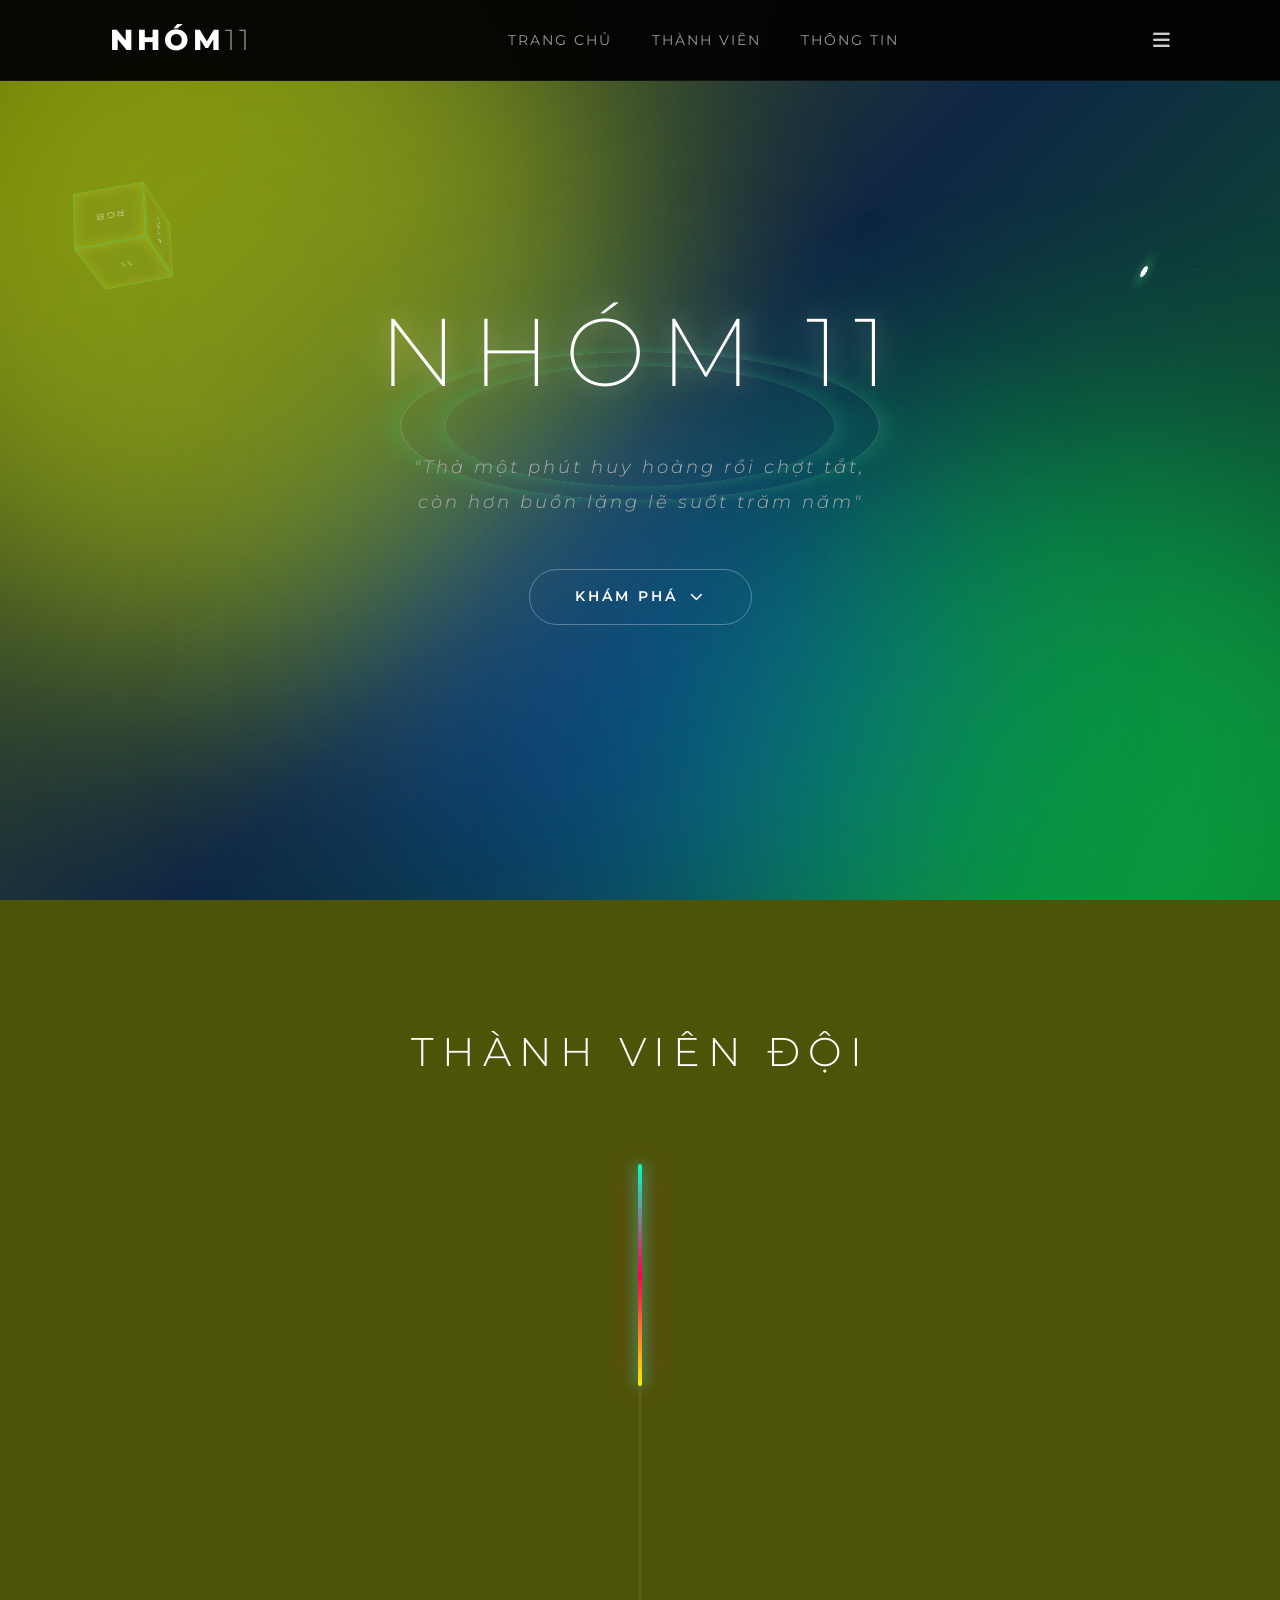
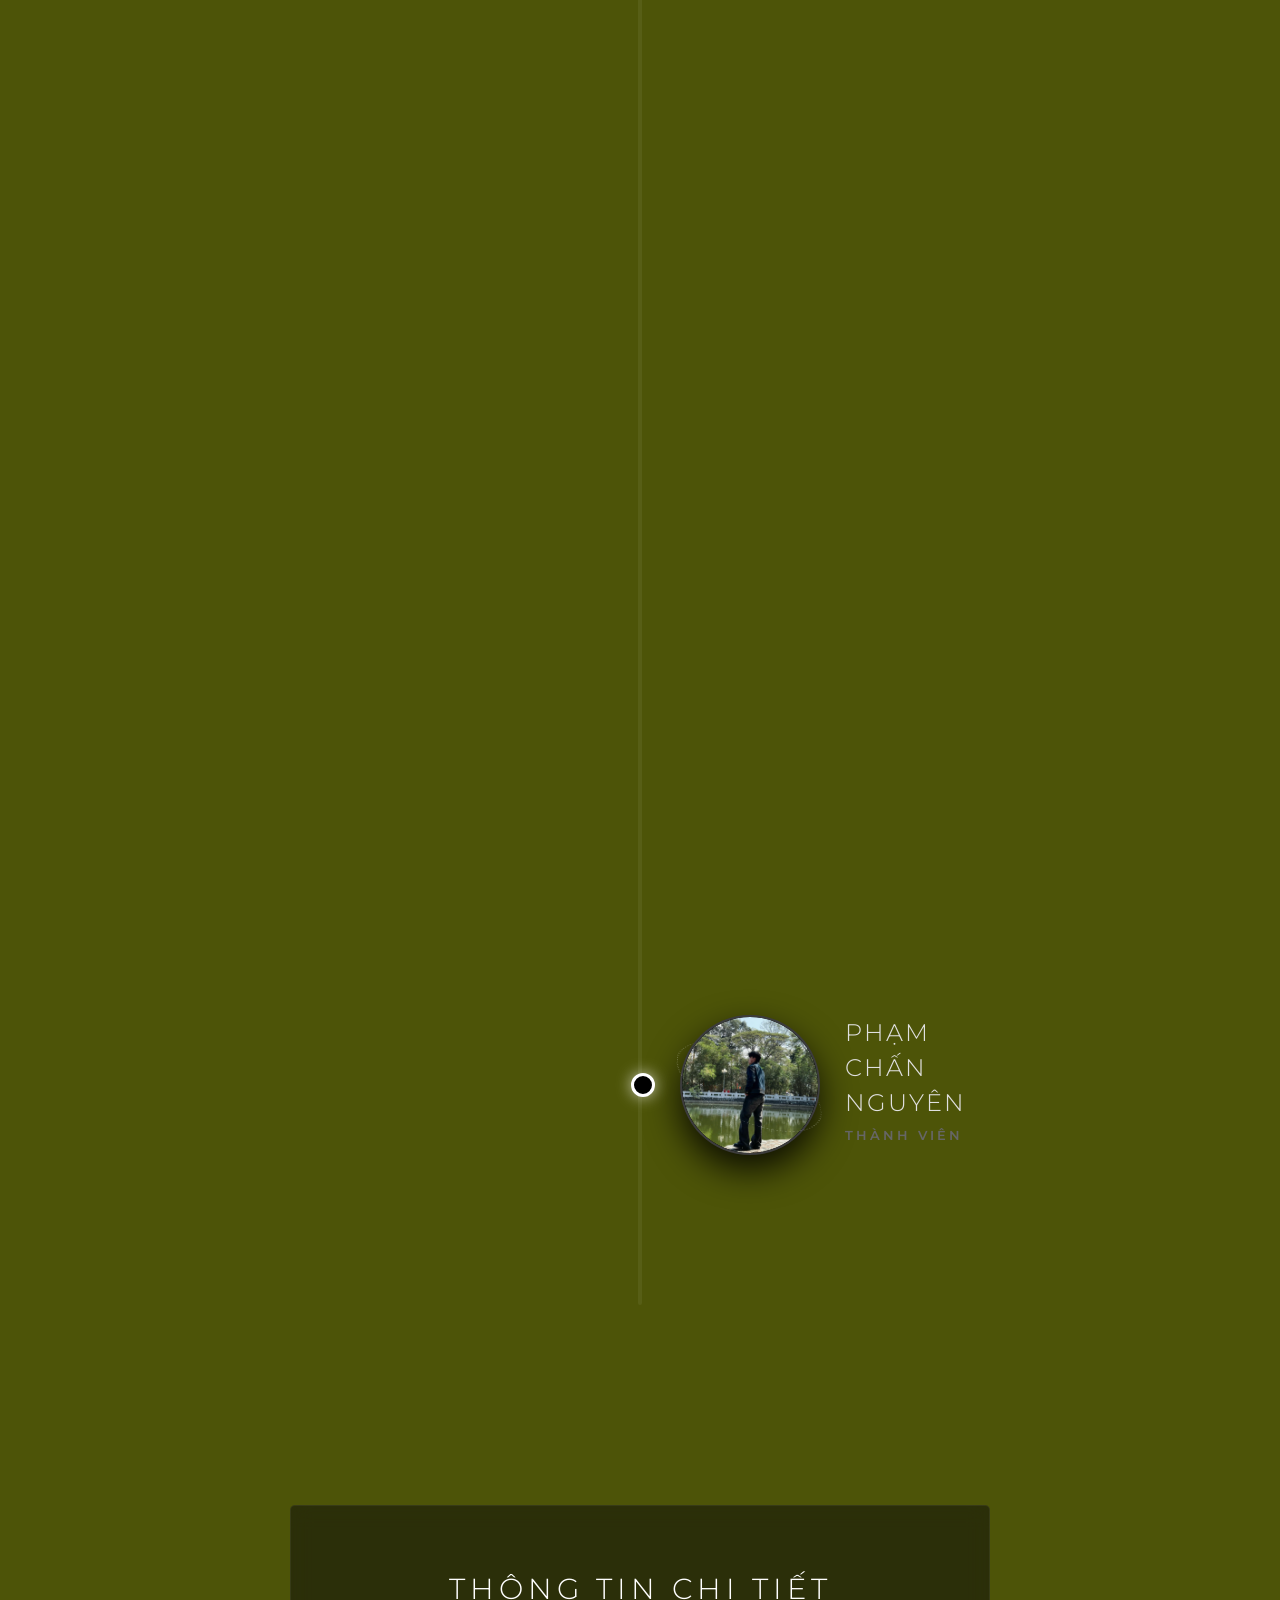
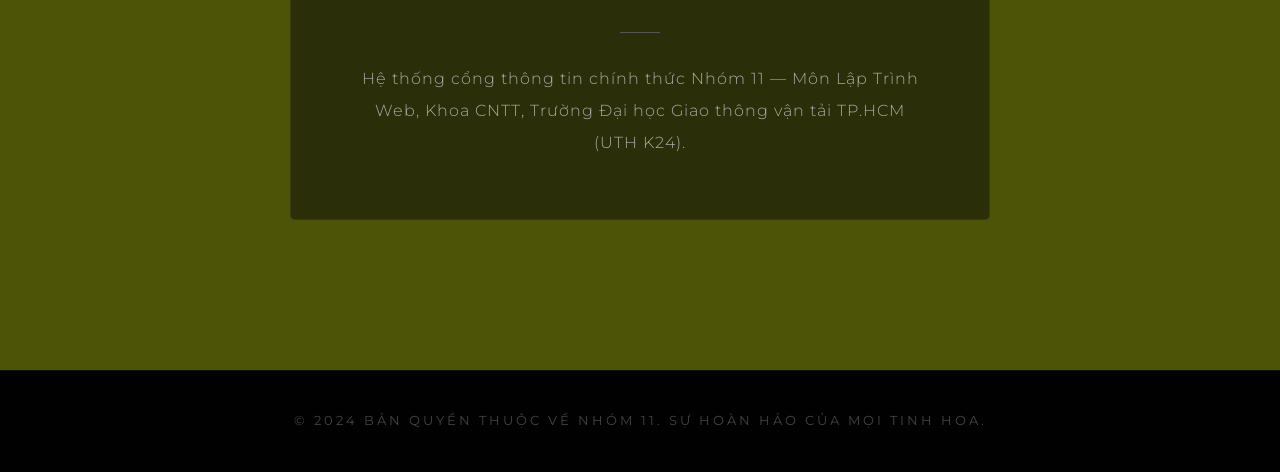
<file: Group13_Portfolio/group11.html>
<!DOCTYPE html>
<html lang="vi">
<head>
    <meta charset="UTF-8">
    <meta name="viewport" content="width=device-width, initial-scale=1.0">
    <title>Nhóm 11 - Web Portfolio</title>
    <link rel="stylesheet" href="css/style.css">
    <link rel="stylesheet" href="https://cdnjs.cloudflare.com/ajax/libs/font-awesome/6.4.0/css/all.min.css">
    <link href="https://fonts.googleapis.com/css2?family=Montserrat:wght@200;300;400;600;800&display=swap" rel="stylesheet">
</head>
<body>

    <!-- Lớp Màu Nền (Background) RGB tự động chuyển đổi khi cuộn chuột xuống -->
    <div id="ambient-bg" class="ambient-bg">
        <div class="glow-orb orb-1"></div>
        <div class="glow-orb orb-2"></div>
        <div class="glow-orb orb-3"></div>
    </div>

    <!-- Các khối 3D HTML/CSS lơ lửng xoay theo cuộn chuột -->
    <div class="scene-3d-layer" aria-hidden="true">
        <div class="cube-3d" id="cubeLeft">
            <div class="cube-face front">11</div>
            <div class="cube-face back">UTH</div>
            <div class="cube-face right">HTML</div>
            <div class="cube-face left">CSS3</div>
            <div class="cube-face top">3D</div>
            <div class="cube-face bottom">RGB</div>
        </div>
        <div class="gyro-3d" id="gyroRight">
            <div class="gyro-ring ring-x"></div>
            <div class="gyro-ring ring-y"></div>
            <div class="gyro-ring ring-z"></div>
            <div class="gyro-core"></div>
        </div>
    </div>

    <!-- Navbar -->
    <header class="navbar">
        <div class="container nav-container">
            <a href="#" class="logo">NHÓM<span>11</span></a>
            <ul class="nav-links">
                <li><a href="#hero">Trang Chủ</a></li>
                <li><a href="#members">Thành Viên</a></li>
                <li><a href="#group-details">Thông Tin</a></li>
            </ul>
            <div class="hamburger">
                <i class="fas fa-bars"></i>
            </div>
        </div>
    </header>

    <main class="main-content">
        <!-- Hero Section -->
        <section id="hero" class="hero-section">
            <div class="hero-content">
                <div class="hero-3d-halo">
                    <div class="halo-ring halo-1"></div>
                    <div class="halo-ring halo-2"></div>
                </div>
                <h1 class="glow-title">NHÓM 11</h1>
                <p class="subtitle">"Thà một phút huy hoàng rồi chợt tắt,<br>còn hơn buồn lặng lẽ suốt trăm năm"</p>
                <a href="#members" class="btn-explore">Khám Phá <i class="fas fa-chevron-down" style="font-size: 0.8rem; margin-left: 5px;"></i></a>
            </div>
        </section>

        <!-- Members Section (Bố cục Trục Dọc) -->
        <section id="members" class="members-section">
            <div class="container relative-container">
                <h2 class="section-title">Thành Viên Đội</h2>

                <div class="street-timeline">
                    <!-- Trục Neon chạy dọc -->
                    <div class="neon-line">
                        <div class="neon-line-fill" id="neonProgress"></div>
                    </div>

                    <!-- Thành viên 1: Trần Ngọc Lâm -->
                    <div class="timeline-item pop-left burst-fade">
                        <div class="timeline-content left">
                            <div class="elegant-card">
                                <div class="avatar-container" onclick="handleAvatarClick(this, 'profilelam/lam.html')">
                                    <div class="avatar-frame">
                                        <div class="avatar-orbit-ring"></div>
                                        <img src="images/avatars/avatar_lam.png" alt="Trần Ngọc Lâm" class="avatar-img">
                                        <div class="overlay-3d"><span>Xem Profile</span></div>
                                    </div>
                                </div>
                                <div class="member-info">
                                    <h3 class="member-name">Trần<br>Ngọc<br>Lâm</h3>
                                    <p class="role">Thành viên</p>
                                </div>
                            </div>
                        </div>
                    </div>

                    <!-- Thành viên 2: Nguyễn Vương Quốc Huy (Leader) -->
                    <div class="timeline-item pop-right burst-fade">
                        <div class="timeline-content right">
                            <div class="elegant-card">
                                <div class="avatar-container" onclick="handleAvatarClick(this, 'profilehuy/huy.html')">
                                    <div class="avatar-frame">
                                        <div class="avatar-orbit-ring"></div>
                                        <img src="images/avatars/avatar_huy.png" alt="Nguyễn Vương Quốc Huy" class="avatar-img">
                                        <div class="overlay-3d"><span>Xem Profile</span></div>
                                    </div>
                                </div>
                                <div class="member-info">
                                    <h3 class="member-name">Nguyễn<br>Vương<br>Quốc<br>Huy</h3>
                                    <p class="role"><span class="leader-badge"><i class="fas fa-crown"></i> Nhóm trưởng</span></p>
                                </div>
                            </div>
                        </div>
                    </div>

                    <!-- Thành viên 3: Mai Hoàng Danh -->
                    <div class="timeline-item pop-left burst-fade">
                        <div class="timeline-content left">
                            <div class="elegant-card">
                                <div class="avatar-container" onclick="handleAvatarClick(this, 'profiledanh/danh.html')">
                                    <div class="avatar-frame">
                                        <div class="avatar-orbit-ring"></div>
                                        <img src="images/avatars/avatar_danh.png" alt="Mai Hoàng Danh" class="avatar-img">
                                        <div class="overlay-3d"><span>Xem Profile</span></div>
                                    </div>
                                </div>
                                <div class="member-info">
                                    <h3 class="member-name">Mai<br>Hoàng<br>Danh</h3>
                                    <p class="role">Thành viên</p>
                                </div>
                            </div>
                        </div>
                    </div>

                    <!-- Thành viên 4: Nguyễn Minh Hiếu -->
                    <div class="timeline-item pop-right burst-fade">
                        <div class="timeline-content right">
                            <div class="elegant-card">
                                <div class="avatar-container" onclick="handleAvatarClick(this, 'profilehieu/hieu.html')">
                                    <div class="avatar-frame">
                                        <div class="avatar-orbit-ring"></div>
                                        <img src="images/avatars/avatar_hieu.png" alt="Nguyễn Minh Hiếu" class="avatar-img">
                                        <div class="overlay-3d"><span>Xem Profile</span></div>
                                    </div>
                                </div>
                                <div class="member-info">
                                    <h3 class="member-name">Nguyễn<br>Minh<br>Hiếu</h3>
                                    <p class="role">Thành viên</p>
                                </div>
                            </div>
                        </div>
                    </div>

                    <!-- Thành viên 5: Võ Tuấn Kiệt -->
                    <div class="timeline-item pop-left burst-fade">
                        <div class="timeline-content left">
                            <div class="elegant-card">
                                <div class="avatar-container" onclick="handleAvatarClick(this, 'profilekiet/kiet.html')">
                                    <div class="avatar-frame">
                                        <div class="avatar-orbit-ring"></div>
                                        <img src="images/avatars/avatar_kiet.png" alt="Võ Tuấn Kiệt" class="avatar-img">
                                        <div class="overlay-3d"><span>Xem Profile</span></div>
                                    </div>
                                </div>
                                <div class="member-info">
                                    <h3 class="member-name">Võ<br>Tuấn<br>Kiệt</h3>
                                    <p class="role">Thành viên</p>
                                </div>
                            </div>
                        </div>
                    </div>

                    <!-- Thành viên 6: Phạm Chấn Nguyên -->
                    <div class="timeline-item pop-right burst-fade">
                        <div class="timeline-content right">
                            <div class="elegant-card">
                                <div class="avatar-container" onclick="handleAvatarClick(this, 'profilenguyen/nguyen.html')">
                                    <div class="avatar-frame">
                                        <div class="avatar-orbit-ring"></div>
                                        <img src="images/avatars/avatar_nguyen.png" alt="Phạm Chấn Nguyên" class="avatar-img">
                                        <div class="overlay-3d"><span>Xem Profile</span></div>
                                    </div>
                                </div>
                                <div class="member-info">
                                    <h3 class="member-name">Phạm<br>Chấn<br>Nguyên</h3>
                                    <p class="role">Thành viên</p>
                                </div>
                            </div>
                        </div>
                    </div>
                </div>
            </div>
        </section>

        <!-- Group Details Section -->
        <section id="group-details" class="details-section">
            <div class="container">
                <div class="elegant-box burst-fade">
                    <h2 class="box-title">Thông Tin Chi Tiết</h2>
                    <div class="divider"></div>
                    <p class="desc-text">Hệ thống cổng thông tin chính thức Nhóm 11 — Môn Lập Trình Web, Khoa CNTT, Trường Đại học Giao thông vận tải TP.HCM (UTH K24).</p>
                </div>
            </div>
        </section>
    </main>

    <footer>
        <p>&copy; 2024 Bản quyền thuộc về Nhóm 11. Sự hoàn hảo của mọi tinh hoa.</p>
    </footer>

    <script src="js/main.js"></script>
</body>
</html>
</file>
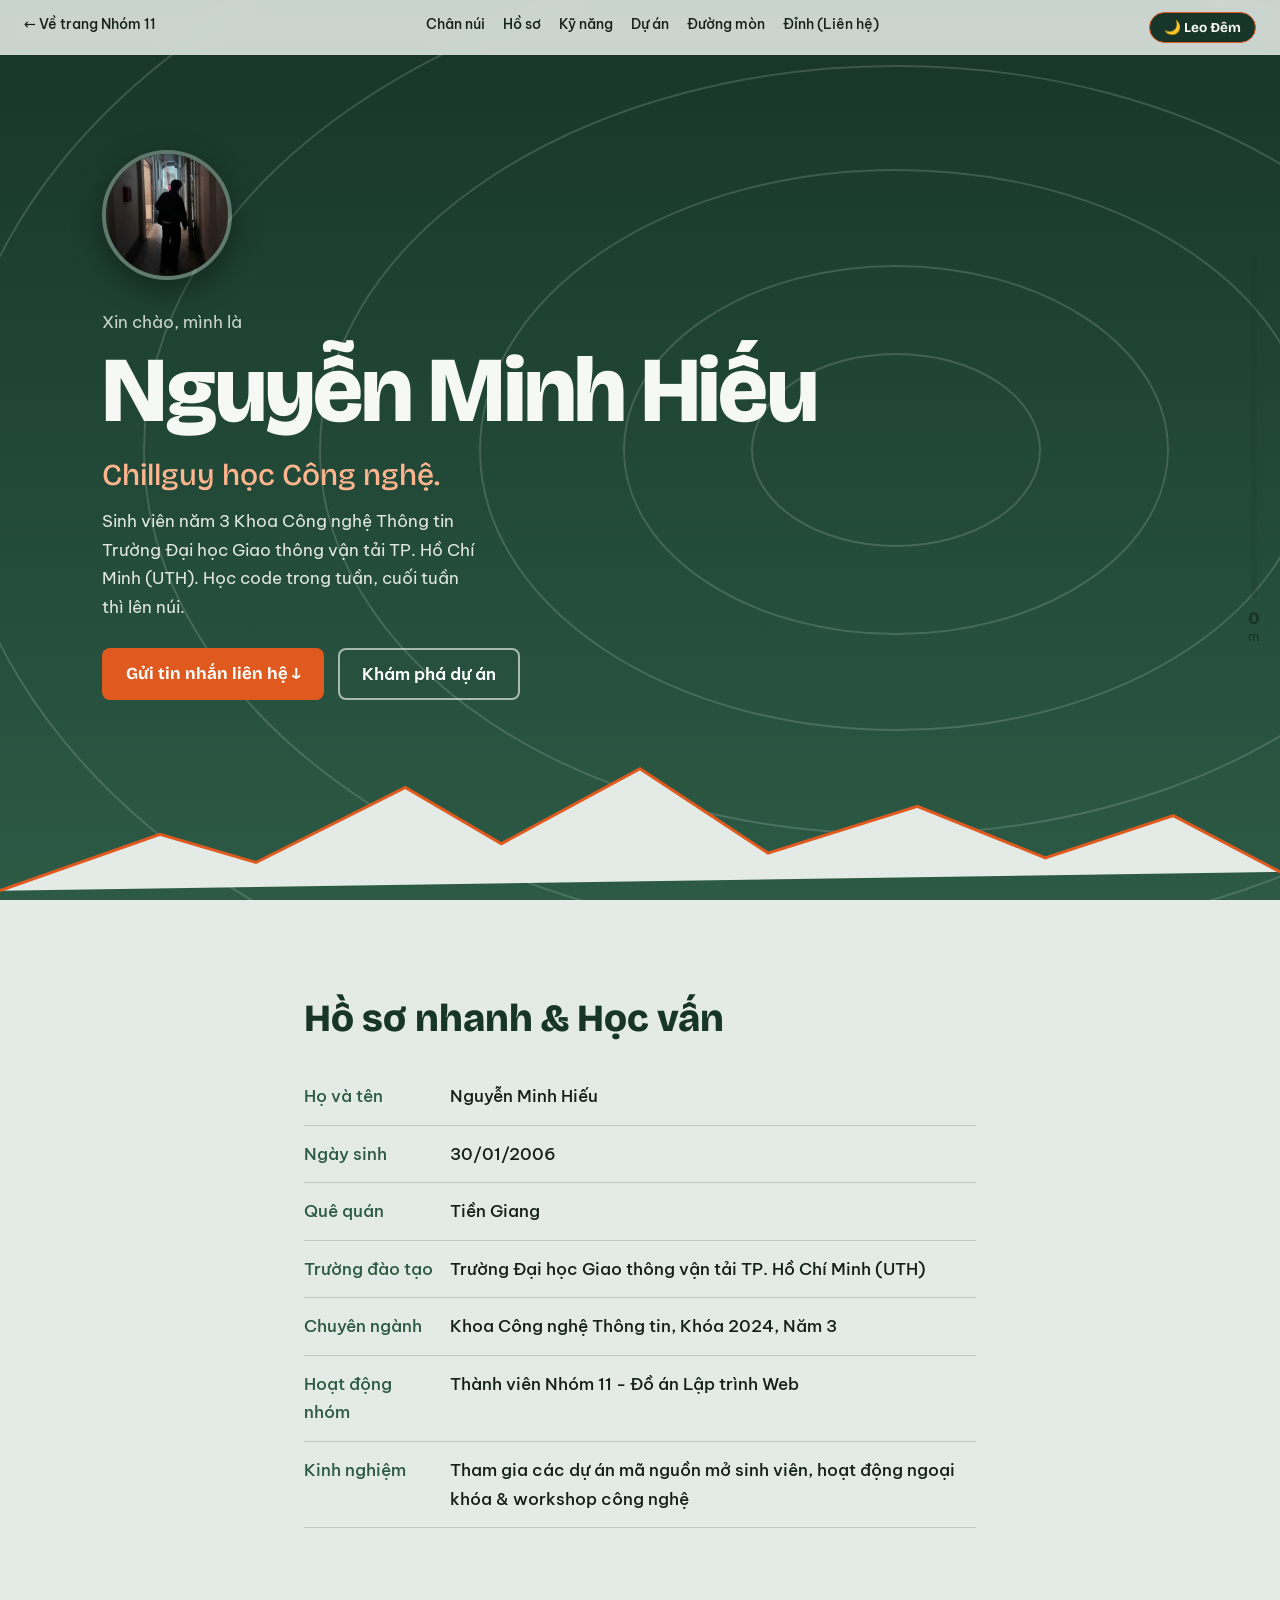
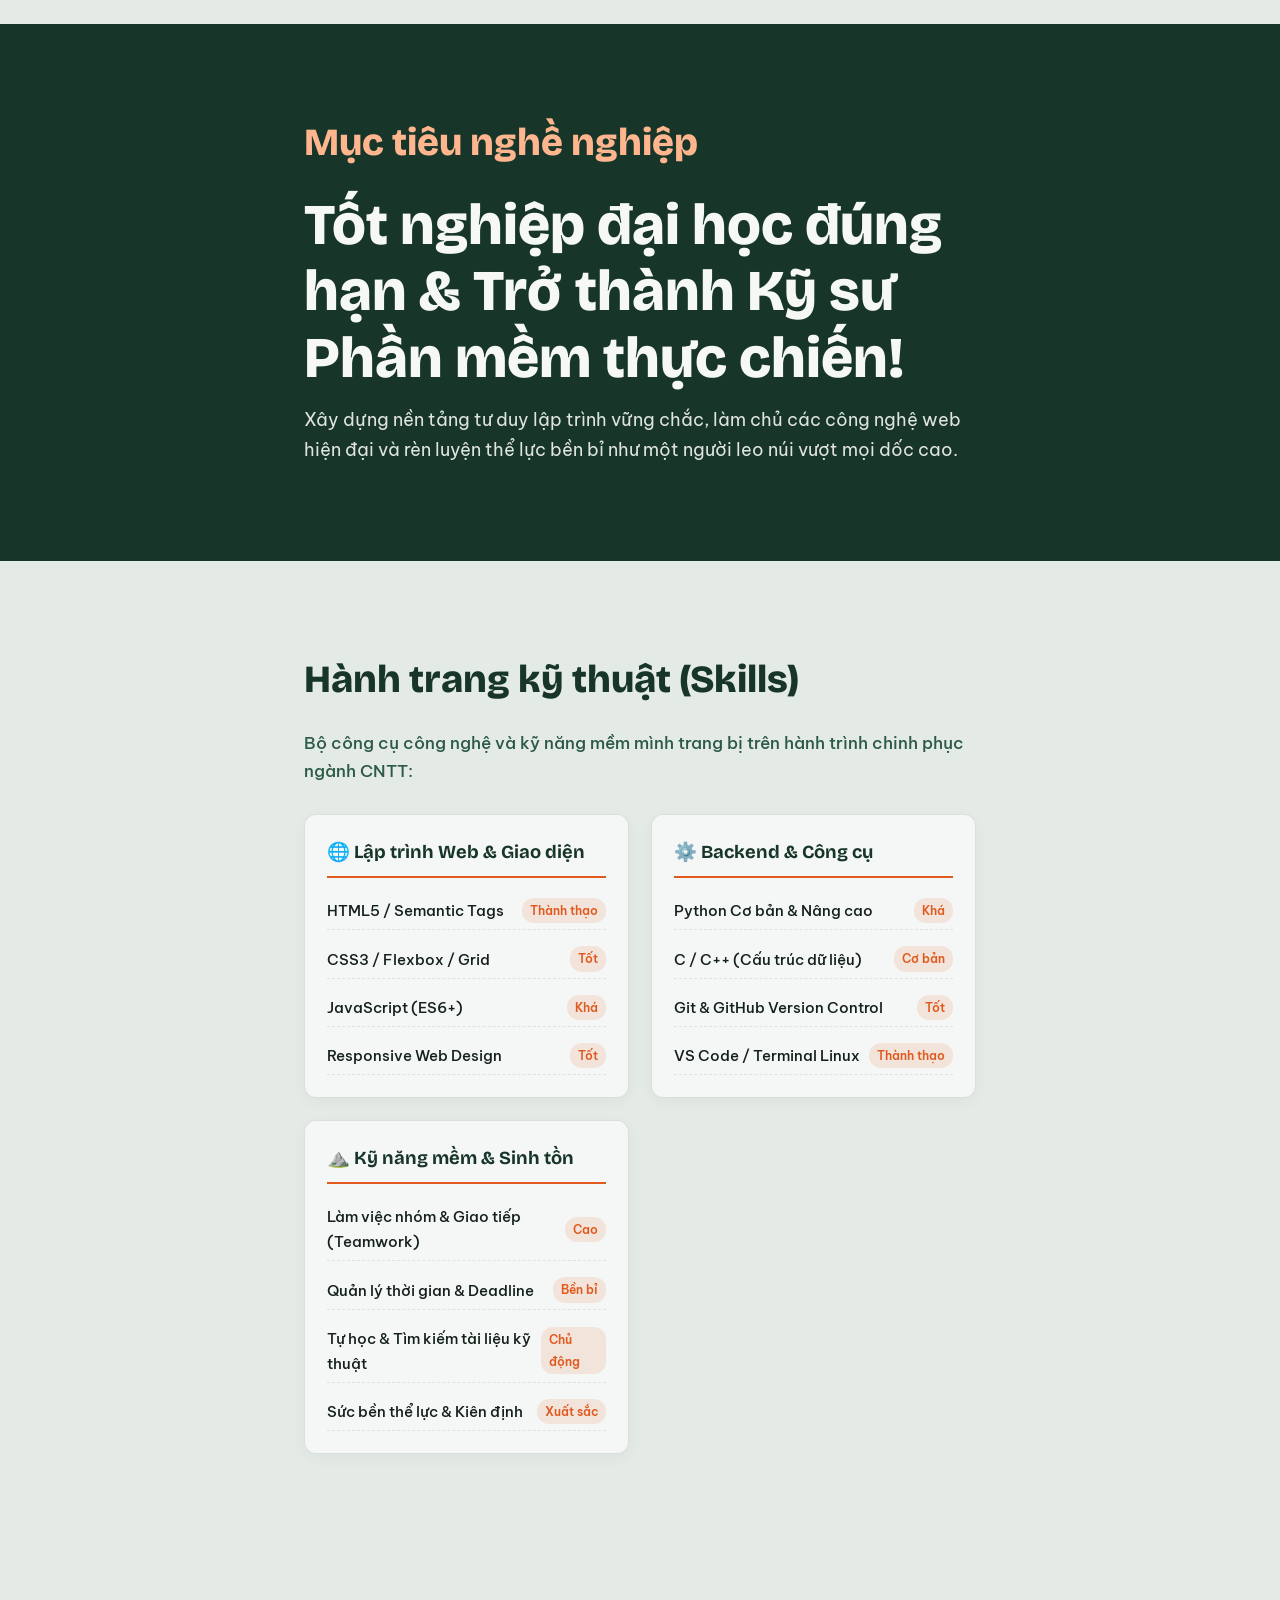
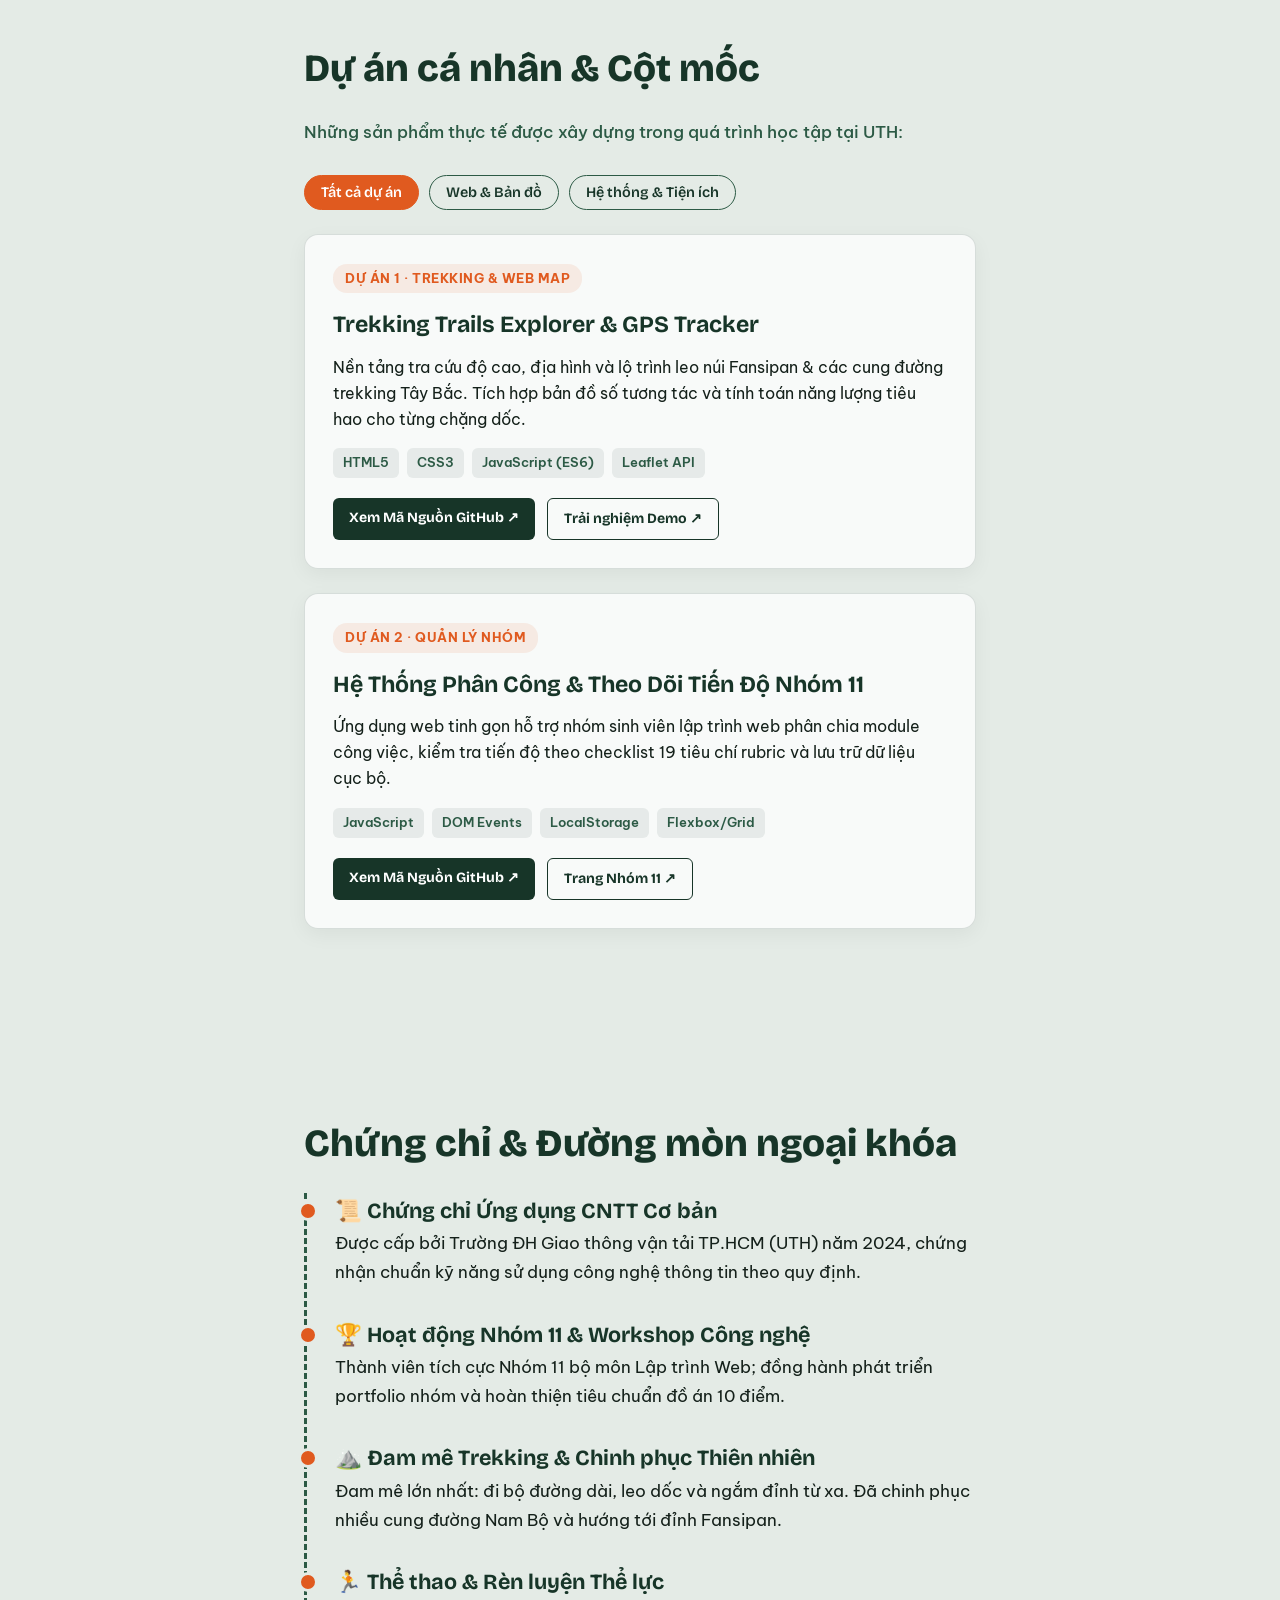
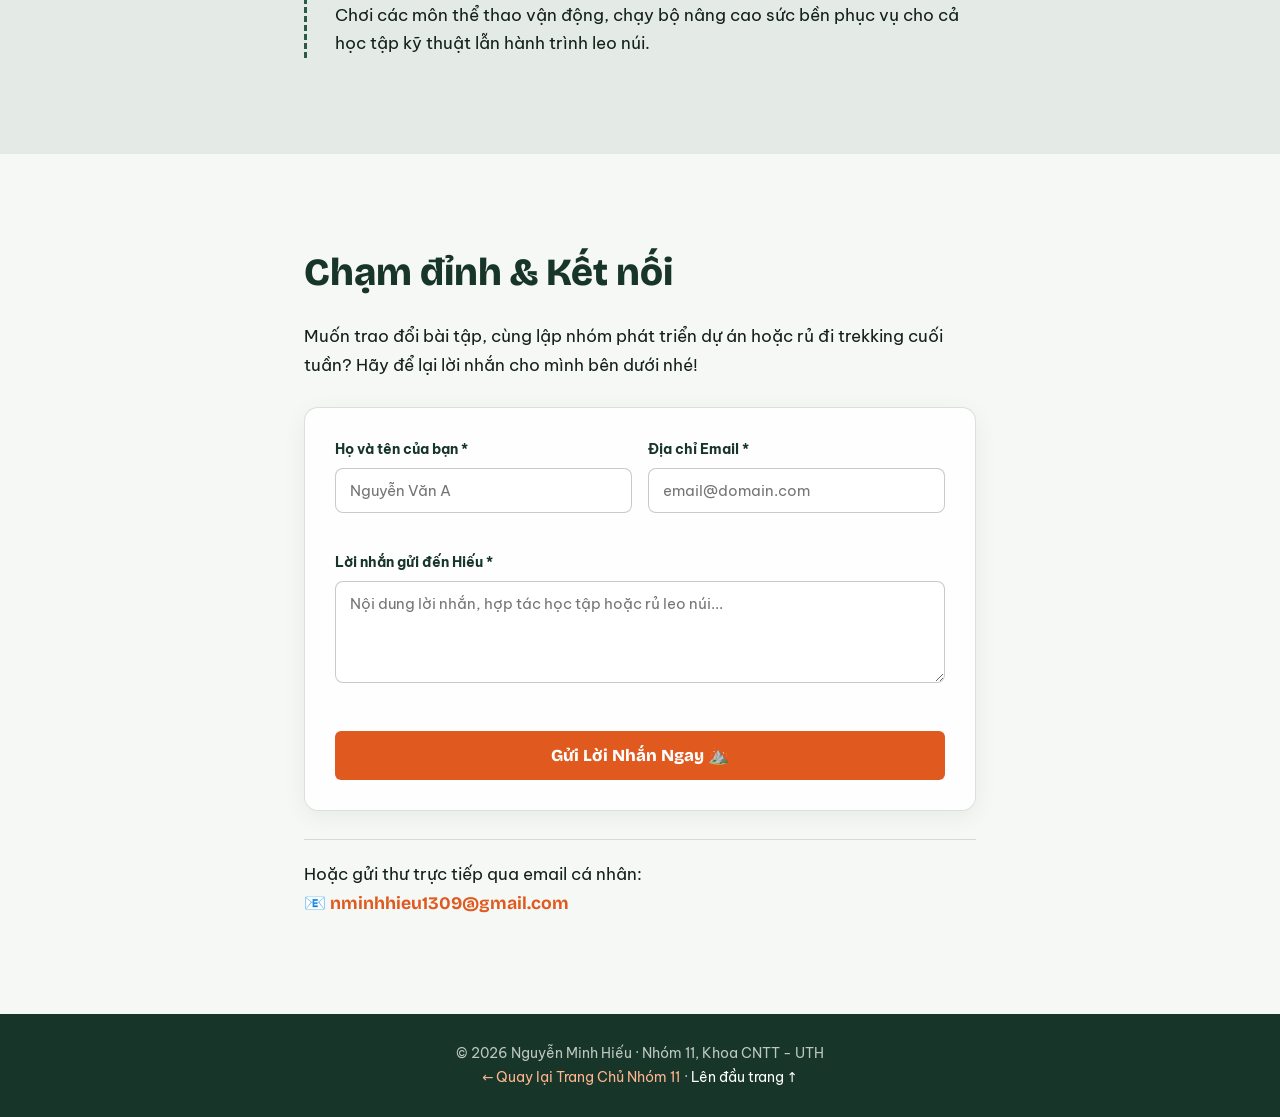
<file: Group13_Portfolio/profilehieu/hieu.html>
<!DOCTYPE html>
<html lang="vi">
<head>
    <meta charset="UTF-8">
    <meta name="viewport" content="width=device-width, initial-scale=1.0">
    <title>Nguyễn Minh Hiếu | Hồ sơ Nhóm 11</title>
    <link href="https://fonts.googleapis.com/css2?family=Bricolage+Grotesque:opsz,wght@12..96,500;12..96,800&family=Be+Vietnam+Pro:wght@400;500;600;700&display=swap" rel="stylesheet">
    <link rel="stylesheet" href="css/style.css">
</head>
<body>
    <header class="topbar">
        <a href="../group11.html" class="back">← Về trang Nhóm 11</a>
        <nav id="topNav">
            <a href="#chan-nui">Chân núi</a>
            <a href="#suon-doc">Hồ sơ</a>
            <a href="#ky-nang">Kỹ năng</a>
            <a href="#du-an">Dự án</a>
            <a href="#duong-mon">Đường mòn</a>
            <a href="#dinh">Đỉnh (Liên hệ)</a>
        </nav>
        <button id="themeToggle" class="theme-toggle" type="button" aria-label="Đổi chế độ leo đêm">🌙 Leo Đêm</button>
    </header>

    <aside class="gauge" aria-hidden="true">
        <div class="gauge-track"><div class="gauge-fill" id="gaugeFill"></div></div>
        <div class="gauge-read"><strong id="altitude">0</strong> m</div>
    </aside>

    <main>
        <!-- Chân núi: Hero Section -->
        <section class="hero" id="chan-nui">
            <svg class="contours" viewBox="0 0 800 600" preserveAspectRatio="xMidYMid slice" aria-hidden="true">
                <g fill="none" stroke="currentColor" stroke-width="1.2">
                    <ellipse cx="560" cy="300" rx="90" ry="60"/>
                    <ellipse cx="560" cy="300" rx="170" ry="115"/>
                    <ellipse cx="560" cy="300" rx="260" ry="175"/>
                    <ellipse cx="560" cy="300" rx="360" ry="240"/>
                    <ellipse cx="560" cy="300" rx="470" ry="310"/>
                    <ellipse cx="560" cy="300" rx="590" ry="385"/>
                </g>
            </svg>
            <div class="wrap">
                <div class="hieu-avatar-wrap">
                    <img src="../images/avatars/avatar_hieu.png" alt="Nguyễn Minh Hiếu" class="hieu-avatar">
                </div>
                <p class="hello">Xin chào, mình là</p>
                <h1>Nguyễn Minh Hiếu</h1>
                <p class="slogan">Chillguy học Công nghệ.</p>
                <p class="lede">Sinh viên năm 3 Khoa Công nghệ Thông tin Trường Đại học Giao thông vận tải TP. Hồ Chí Minh (UTH). Học code trong tuần, cuối tuần thì lên núi.</p>
                <div class="hero-actions">
                    <a href="#dinh" class="btn-primary">Gửi tin nhắn liên hệ ↓</a>
                    <a href="#du-an" class="btn-outline">Khám phá dự án</a>
                </div>
            </div>
            <svg class="ridge" viewBox="0 0 1200 160" preserveAspectRatio="none" aria-hidden="true">
                <path d="M0 150 L150 90 L240 120 L380 40 L470 100 L600 20 L720 110 L860 60 L980 115 L1100 70 L1200 130"/>
            </svg>
        </section>

        <!-- Sườn dốc: Thông tin cá nhân & Học vấn -->
        <section class="block" id="suon-doc">
            <div class="wrap">
                <h2>Hồ sơ nhanh & Học vấn</h2>
                <dl class="facts">
                    <div><dt>Họ và tên</dt><dd>Nguyễn Minh Hiếu</dd></div>
                    <div><dt>Ngày sinh</dt><dd>30/01/2006</dd></div>
                    <div><dt>Quê quán</dt><dd>Tiền Giang</dd></div>
                    <div><dt>Trường đào tạo</dt><dd>Trường Đại học Giao thông vận tải TP. Hồ Chí Minh (UTH)</dd></div>
                    <div><dt>Chuyên ngành</dt><dd>Khoa Công nghệ Thông tin, Khóa 2024, Năm 3</dd></div>
                    <div><dt>Hoạt động nhóm</dt><dd>Thành viên Nhóm 11 - Đồ án Lập trình Web</dd></div>
                    <div><dt>Kinh nghiệm</dt><dd>Tham gia các dự án mã nguồn mở sinh viên, hoạt động ngoại khóa & workshop công nghệ</dd></div>
                </dl>
            </div>
        </section>

        <!-- Mục tiêu -->
        <section class="block goal" id="muc-tieu">
            <div class="wrap">
                <h2>Mục tiêu nghề nghiệp</h2>
                <p class="big">Tốt nghiệp đại học đúng hạn & Trở thành Kỹ sư Phần mềm thực chiến!</p>
                <p class="goal-sub">Xây dựng nền tảng tư duy lập trình vững chắc, làm chủ các công nghệ web hiện đại và rèn luyện thể lực bền bỉ như một người leo núi vượt mọi dốc cao.</p>
            </div>
        </section>

        <!-- Kỹ năng chuyên môn (Tiêu chí 4) -->
        <section class="block skills-section" id="ky-nang">
            <div class="wrap">
                <h2>Hành trang kỹ thuật (Skills)</h2>
                <p class="section-desc">Bộ công cụ công nghệ và kỹ năng mềm mình trang bị trên hành trình chinh phục ngành CNTT:</p>
                
                <div class="skills-grid">
                    <div class="skill-category">
                        <h3>🌐 Lập trình Web & Giao diện</h3>
                        <ul class="skill-tags">
                            <li><span class="skill-name">HTML5 / Semantic Tags</span><span class="skill-level">Thành thạo</span></li>
                            <li><span class="skill-name">CSS3 / Flexbox / Grid</span><span class="skill-level">Tốt</span></li>
                            <li><span class="skill-name">JavaScript (ES6+)</span><span class="skill-level">Khá</span></li>
                            <li><span class="skill-name">Responsive Web Design</span><span class="skill-level">Tốt</span></li>
                        </ul>
                    </div>

                    <div class="skill-category">
                        <h3>⚙️ Backend & Công cụ</h3>
                        <ul class="skill-tags">
                            <li><span class="skill-name">Python Cơ bản & Nâng cao</span><span class="skill-level">Khá</span></li>
                            <li><span class="skill-name">C / C++ (Cấu trúc dữ liệu)</span><span class="skill-level">Cơ bản</span></li>
                            <li><span class="skill-name">Git & GitHub Version Control</span><span class="skill-level">Tốt</span></li>
                            <li><span class="skill-name">VS Code / Terminal Linux</span><span class="skill-level">Thành thạo</span></li>
                        </ul>
                    </div>

                    <div class="skill-category">
                        <h3>⛰️ Kỹ năng mềm & Sinh tồn</h3>
                        <ul class="skill-tags">
                            <li><span class="skill-name">Làm việc nhóm & Giao tiếp (Teamwork)</span><span class="skill-level">Cao</span></li>
                            <li><span class="skill-name">Quản lý thời gian & Deadline</span><span class="skill-level">Bền bỉ</span></li>
                            <li><span class="skill-name">Tự học & Tìm kiếm tài liệu kỹ thuật</span><span class="skill-level">Chủ động</span></li>
                            <li><span class="skill-name">Sức bền thể lực & Kiên định</span><span class="skill-level">Xuất sắc</span></li>
                        </ul>
                    </div>
                </div>
            </div>
        </section>

        <!-- Dự án cá nhân (Tiêu chí 6) -->
        <section class="block projects-section" id="du-an">
            <div class="wrap">
                <h2>Dự án cá nhân & Cột mốc</h2>
                <p class="section-desc">Những sản phẩm thực tế được xây dựng trong quá trình học tập tại UTH:</p>

                <div class="project-filters">
                    <button class="filter-btn active" data-filter="all" type="button">Tất cả dự án</button>
                    <button class="filter-btn" data-filter="web" type="button">Web & Bản đồ</button>
                    <button class="filter-btn" data-filter="system" type="button">Hệ thống & Tiện ích</button>
                </div>

                <div class="project-cards-wrap">
                    <!-- Dự án 1 -->
                    <article class="project-card" data-category="web">
                        <div class="project-badge">Dự án 1 · Trekking & Web Map</div>
                        <h3>Trekking Trails Explorer & GPS Tracker</h3>
                        <p class="project-desc">Nền tảng tra cứu độ cao, địa hình và lộ trình leo núi Fansipan & các cung đường trekking Tây Bắc. Tích hợp bản đồ số tương tác và tính toán năng lượng tiêu hao cho từng chặng dốc.</p>
                        <div class="tech-pills">
                            <span>HTML5</span><span>CSS3</span><span>JavaScript (ES6)</span><span>Leaflet API</span>
                        </div>
                        <div class="project-links">
                            <a href="https://github.com/nminhhieu1309" target="_blank" rel="noopener" class="proj-link primary">Xem Mã Nguồn GitHub ↗</a>
                            <a href="#chan-nui" class="proj-link secondary">Trải nghiệm Demo ↗</a>
                        </div>
                    </article>

                    <!-- Dự án 2 -->
                    <article class="project-card" data-category="system">
                        <div class="project-badge">Dự án 2 · Quản lý nhóm</div>
                        <h3>Hệ Thống Phân Công & Theo Dõi Tiến Độ Nhóm 11</h3>
                        <p class="project-desc">Ứng dụng web tinh gọn hỗ trợ nhóm sinh viên lập trình web phân chia module công việc, kiểm tra tiến độ theo checklist 19 tiêu chí rubric và lưu trữ dữ liệu cục bộ.</p>
                        <div class="tech-pills">
                            <span>JavaScript</span><span>DOM Events</span><span>LocalStorage</span><span>Flexbox/Grid</span>
                        </div>
                        <div class="project-links">
                            <a href="https://github.com/nminhhieu1309" target="_blank" rel="noopener" class="proj-link primary">Xem Mã Nguồn GitHub ↗</a>
                            <a href="../group11.html" class="proj-link secondary">Trang Nhóm 11 ↗</a>
                        </div>
                    </article>
                </div>
            </div>
        </section>

        <!-- Đường mòn: Chứng chỉ & Ngoại khóa (Tiêu chí 7) -->
        <section class="block" id="duong-mon">
            <div class="wrap">
                <h2>Chứng chỉ & Đường mòn ngoại khóa</h2>
                <ul class="trail">
                    <li>
                        <h3>📜 Chứng chỉ Ứng dụng CNTT Cơ bản</h3>
                        <p>Được cấp bởi Trường ĐH Giao thông vận tải TP.HCM (UTH) năm 2024, chứng nhận chuẩn kỹ năng sử dụng công nghệ thông tin theo quy định.</p>
                    </li>
                    <li>
                        <h3>🏆 Hoạt động Nhóm 11 & Workshop Công nghệ</h3>
                        <p>Thành viên tích cực Nhóm 11 bộ môn Lập trình Web; đồng hành phát triển portfolio nhóm và hoàn thiện tiêu chuẩn đồ án 10 điểm.</p>
                    </li>
                    <li>
                        <h3>⛰️ Đam mê Trekking & Chinh phục Thiên nhiên</h3>
                        <p>Đam mê lớn nhất: đi bộ đường dài, leo dốc và ngắm đỉnh từ xa. Đã chinh phục nhiều cung đường Nam Bộ và hướng tới đỉnh Fansipan.</p>
                    </li>
                    <li>
                        <h3>🏃 Thể thao & Rèn luyện Thể lực</h3>
                        <p>Chơi các môn thể thao vận động, chạy bộ nâng cao sức bền phục vụ cho cả học tập kỹ thuật lẫn hành trình leo núi.</p>
                    </li>
                </ul>
            </div>
        </section>

        <!-- Đỉnh: Liên hệ & Form Validation (Tiêu chí 15) -->
        <section class="block summit" id="dinh">
            <div class="wrap">
                <h2>Chạm đỉnh & Kết nối</h2>
                <p class="lede">Muốn trao đổi bài tập, cùng lập nhóm phát triển dự án hoặc rủ đi trekking cuối tuần? Hãy để lại lời nhắn cho mình bên dưới nhé!</p>
                
                <form id="contactForm" class="hieu-contact-form" novalidate>
                    <div class="form-row">
                        <div class="form-group">
                            <label for="contact-name">Họ và tên của bạn *</label>
                            <input type="text" id="contact-name" name="name" placeholder="Nguyễn Văn A" required>
                            <span class="field-error" id="name-error"></span>
                        </div>
                        <div class="form-group">
                            <label for="contact-email">Địa chỉ Email *</label>
                            <input type="email" id="contact-email" name="email" placeholder="email@domain.com" required>
                            <span class="field-error" id="email-error"></span>
                        </div>
                    </div>
                    <div class="form-group">
                        <label for="contact-message">Lời nhắn gửi đến Hiếu *</label>
                        <textarea id="contact-message" name="message" rows="4" placeholder="Nội dung lời nhắn, hợp tác học tập hoặc rủ leo núi..." required></textarea>
                        <span class="field-error" id="message-error"></span>
                    </div>
                    <button type="submit" class="cta submit-btn">Gửi Lời Nhắn Ngay ⛰️</button>
                    <div id="formFeedback" class="form-feedback" role="status"></div>
                </form>

                <div class="direct-contact">
                    <p>Hoặc gửi thư trực tiếp qua email cá nhân:</p>
                    <a class="email-link" href="mailto:nminhhieu1309@gmail.com">📧 nminhhieu1309@gmail.com</a>
                </div>
            </div>
        </section>
    </main>

    <footer>
        <div class="wrap">
            <p>&copy; 2026 Nguyễn Minh Hiếu · Nhóm 11, Khoa CNTT - UTH</p>
            <p><a href="../group11.html" style="color: #ffb68f; text-decoration: none;">← Quay lại Trang Chủ Nhóm 11</a> · <a href="#chan-nui" style="color: #fff; text-decoration: none;">Lên đầu trang ↑</a></p>
        </div>
    </footer>
    <script src="js/main.js"></script>
</body>
</html>
</file>
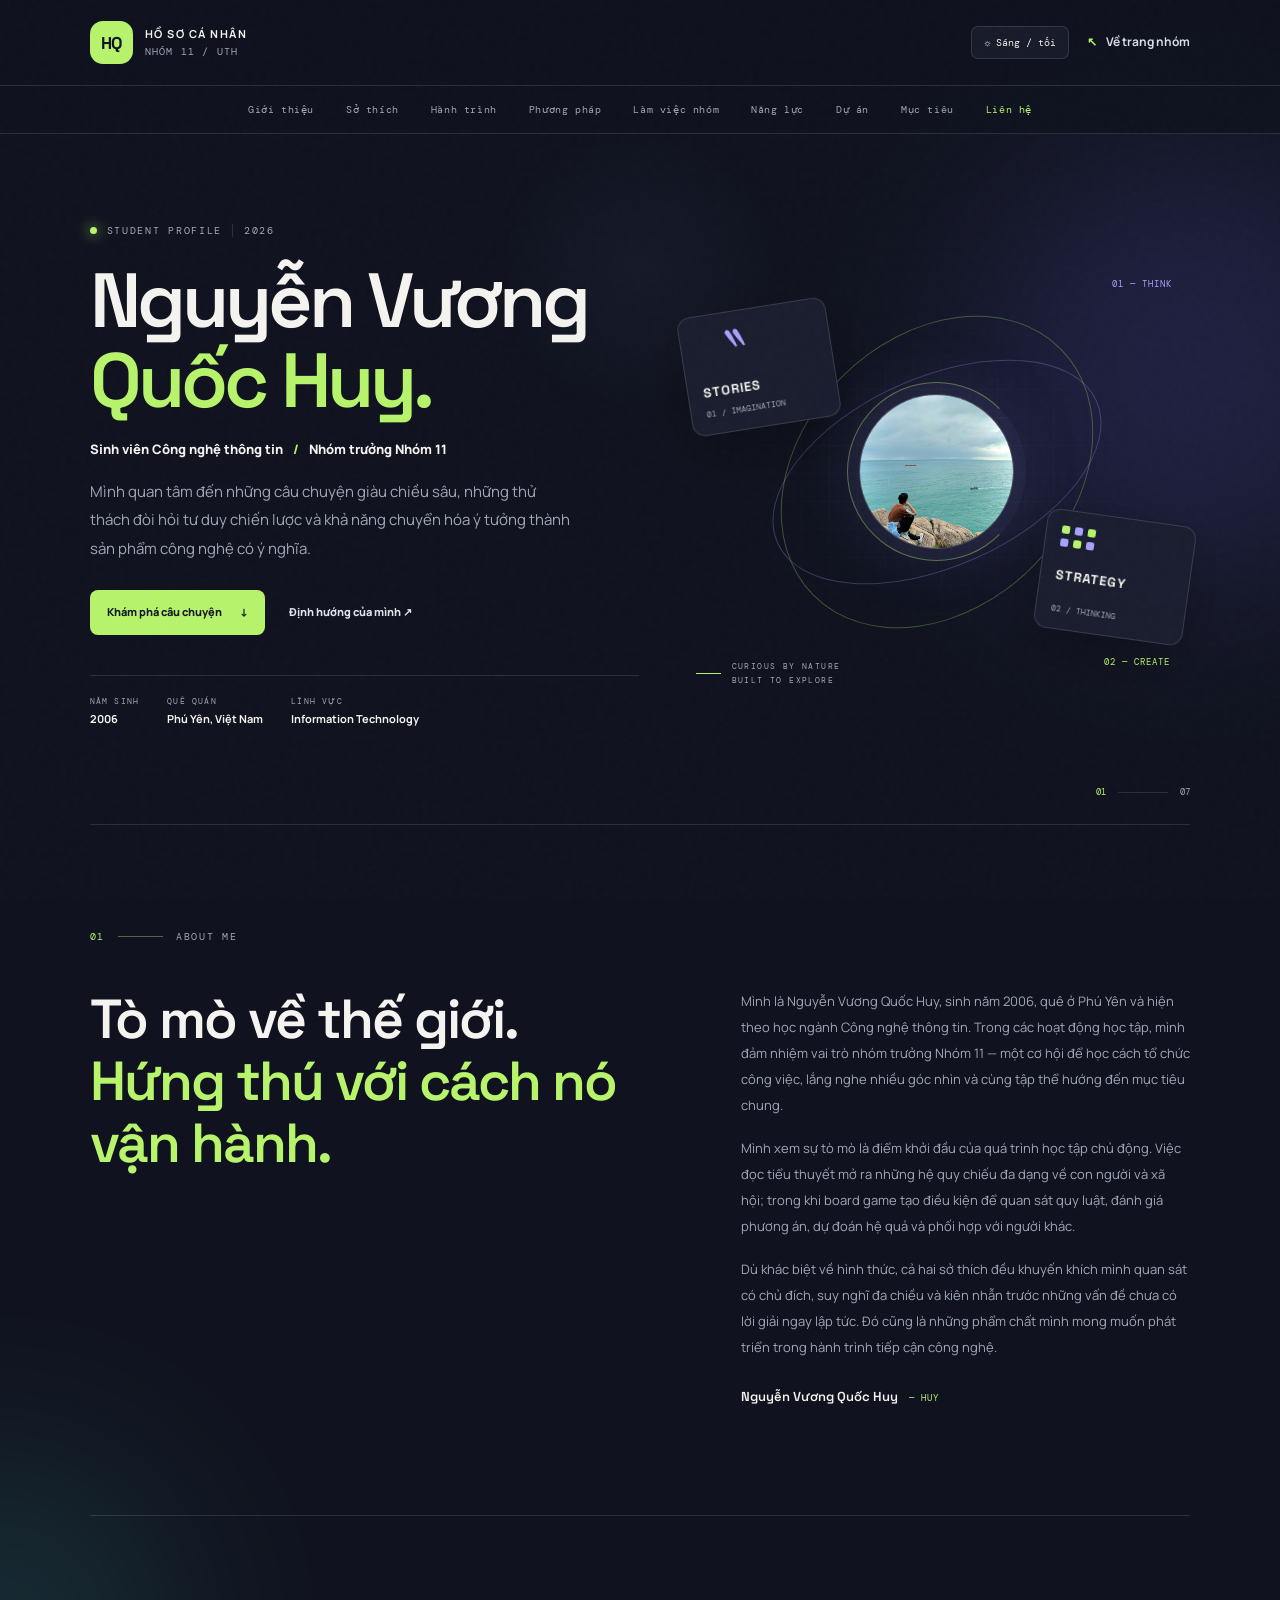
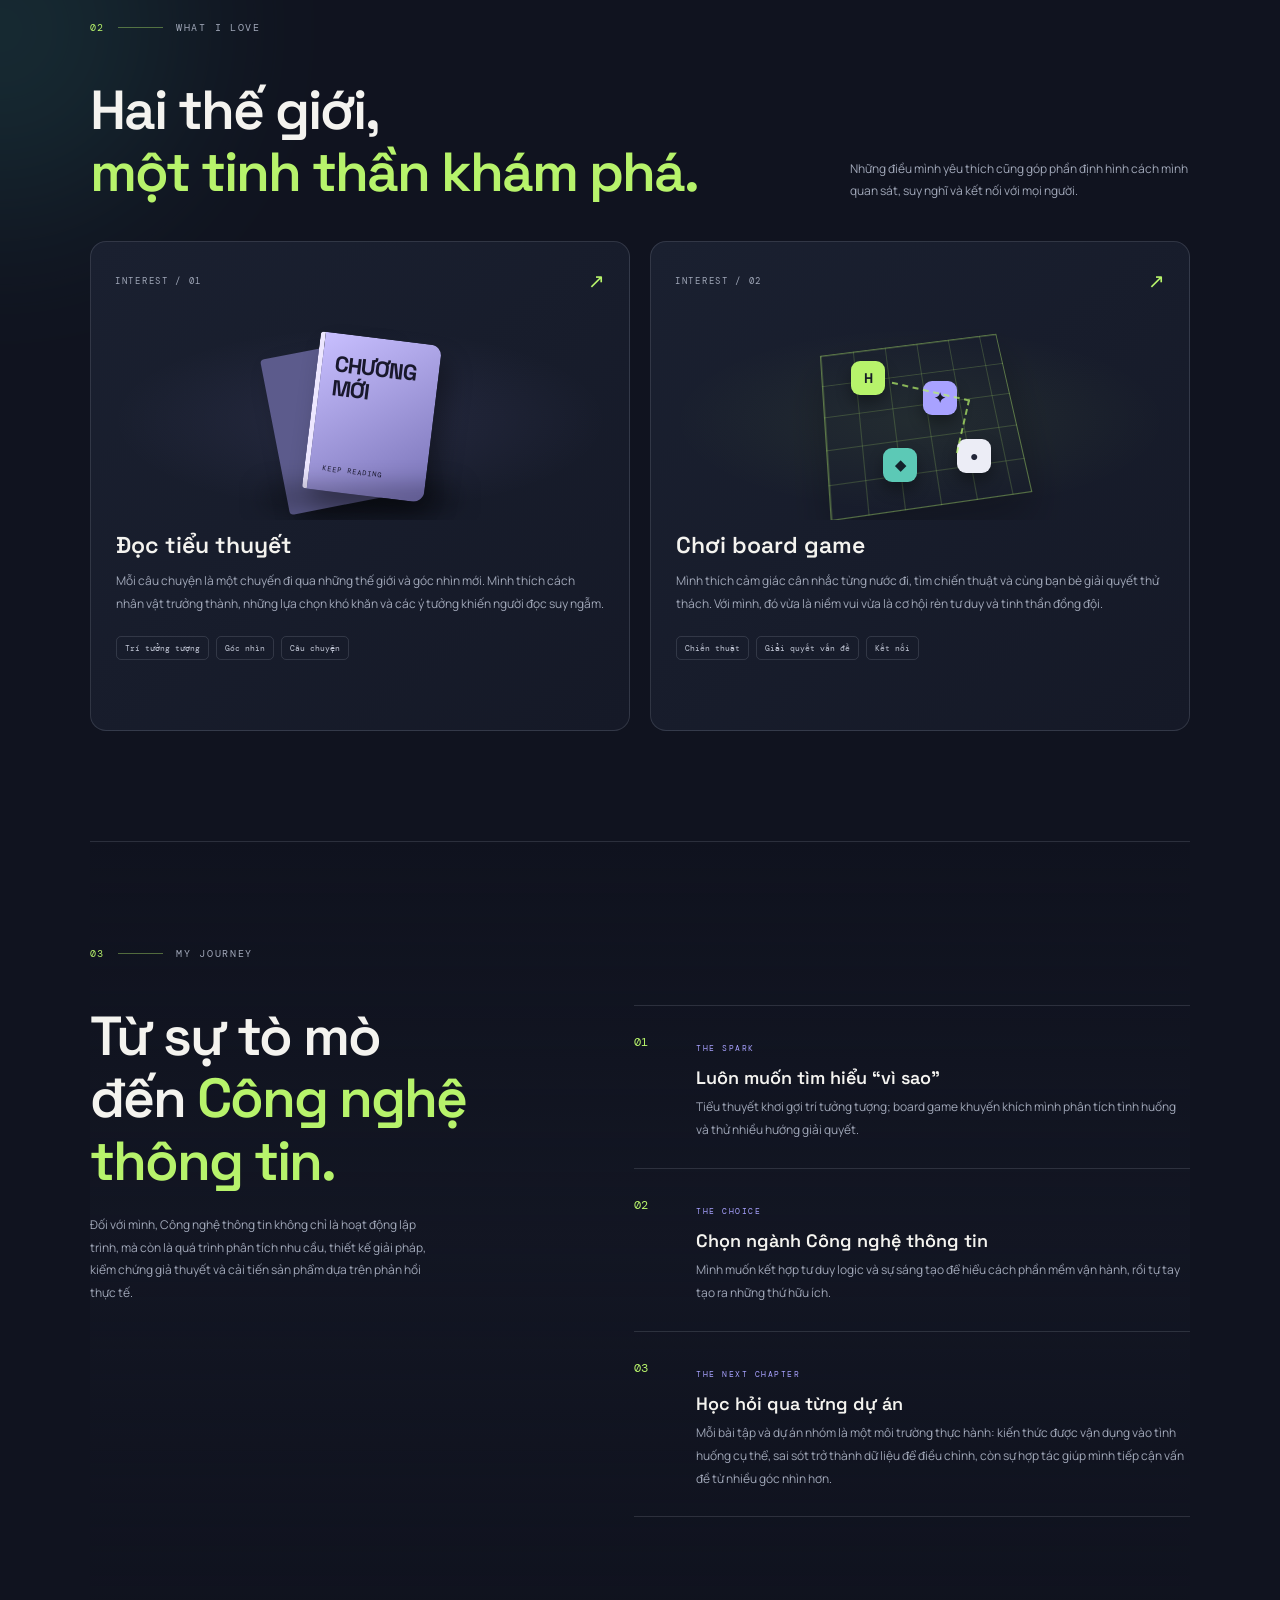
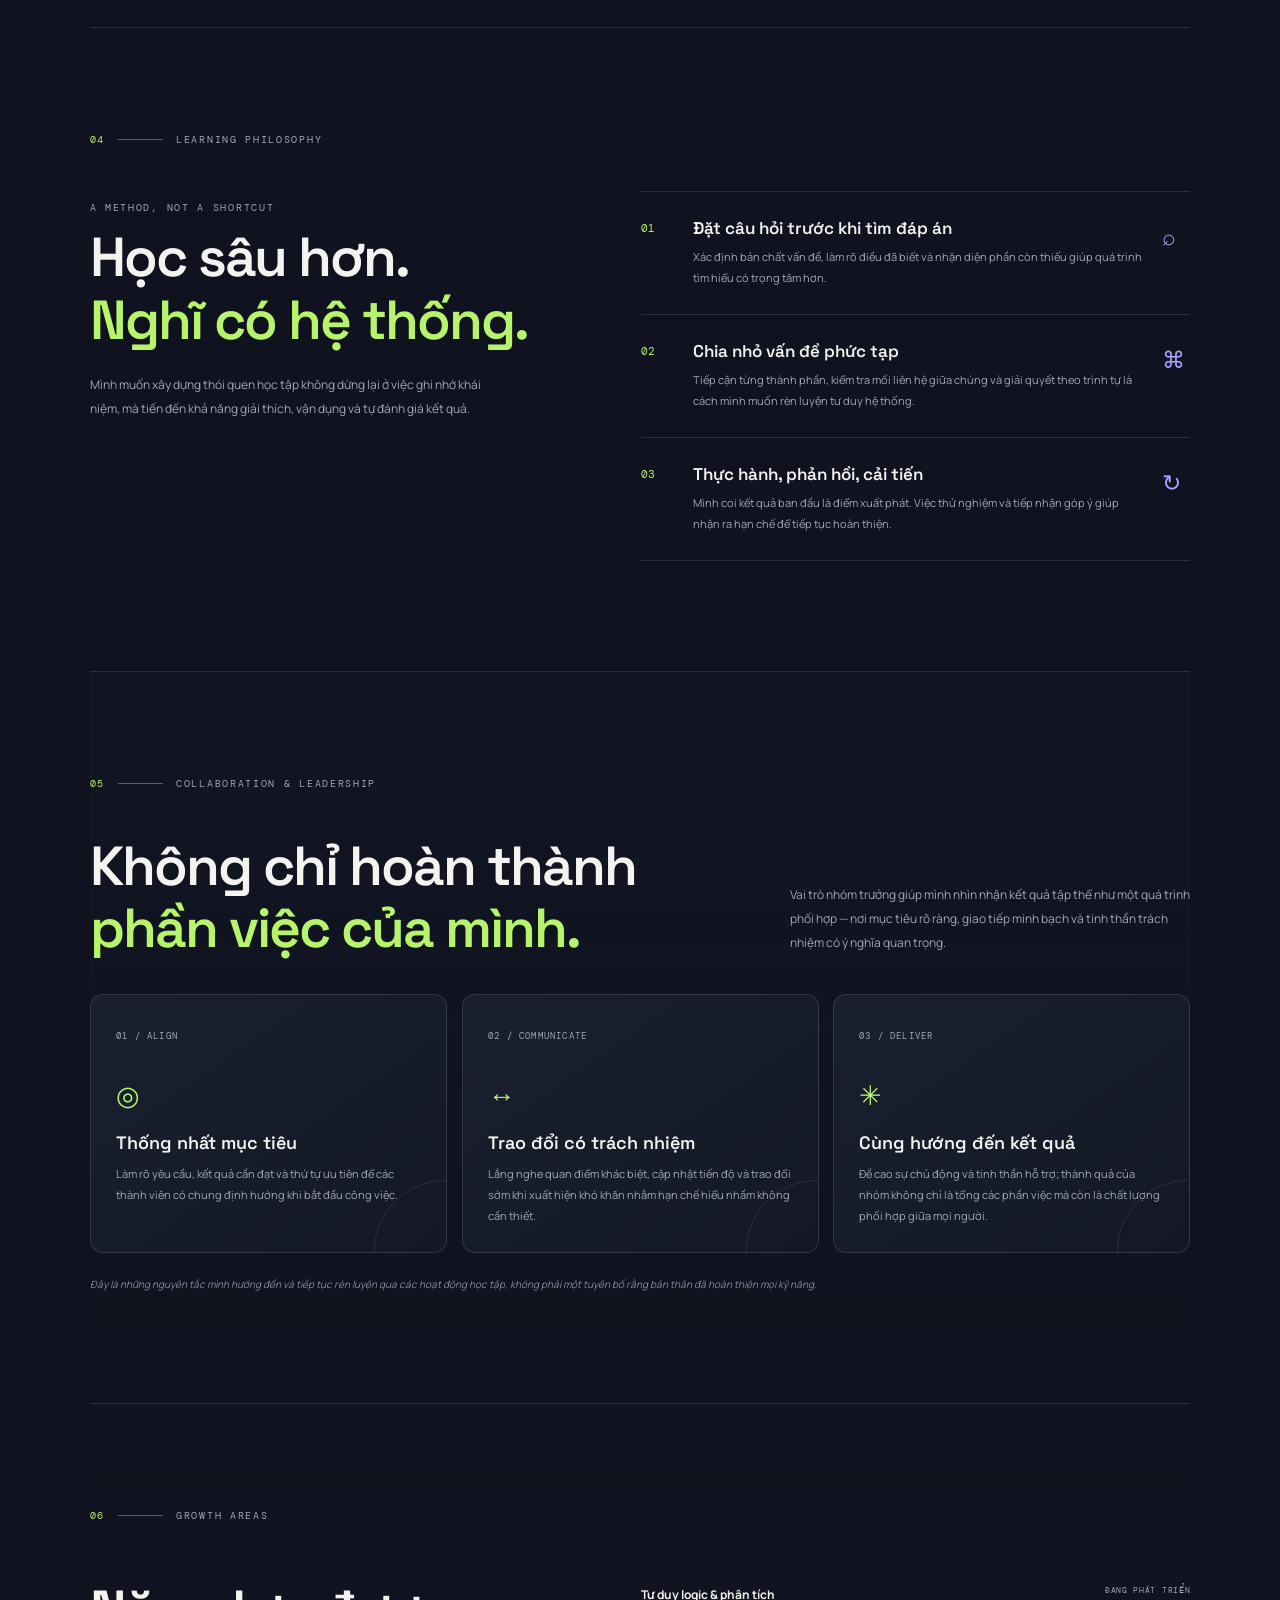
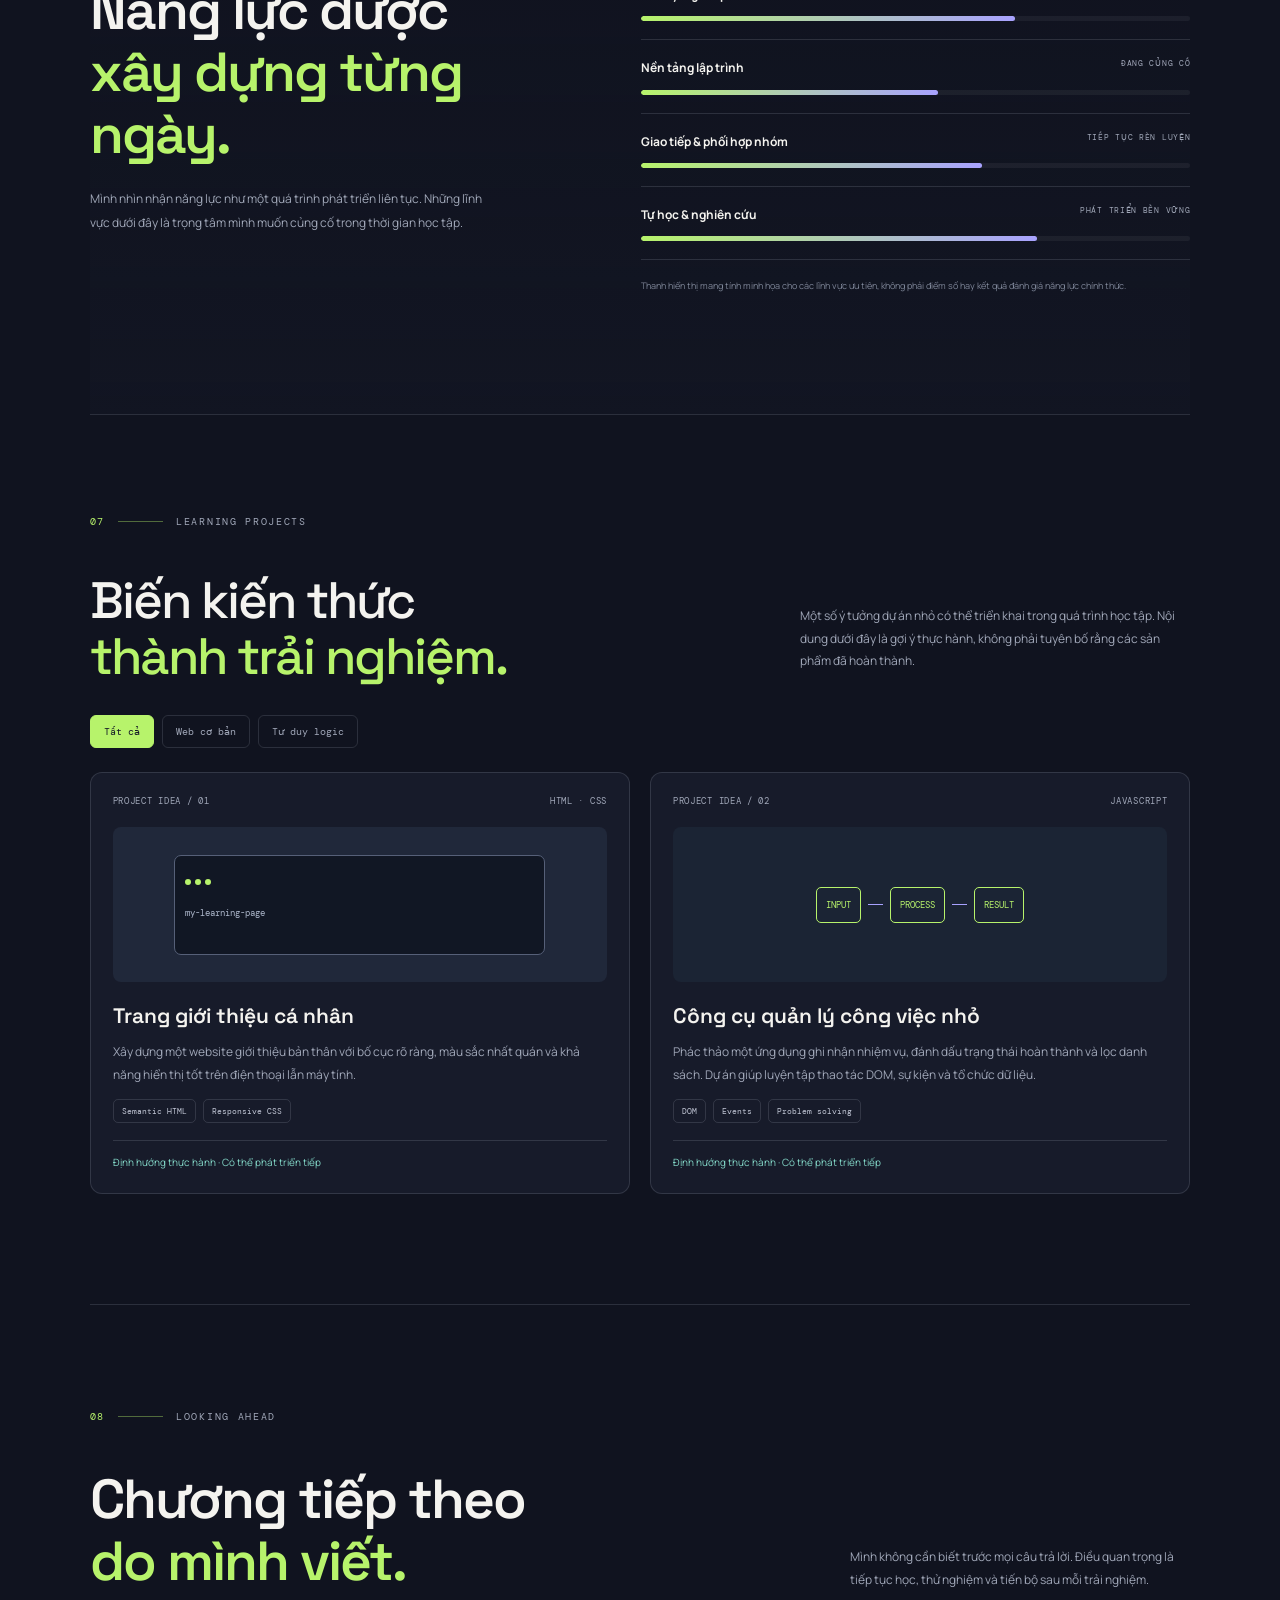
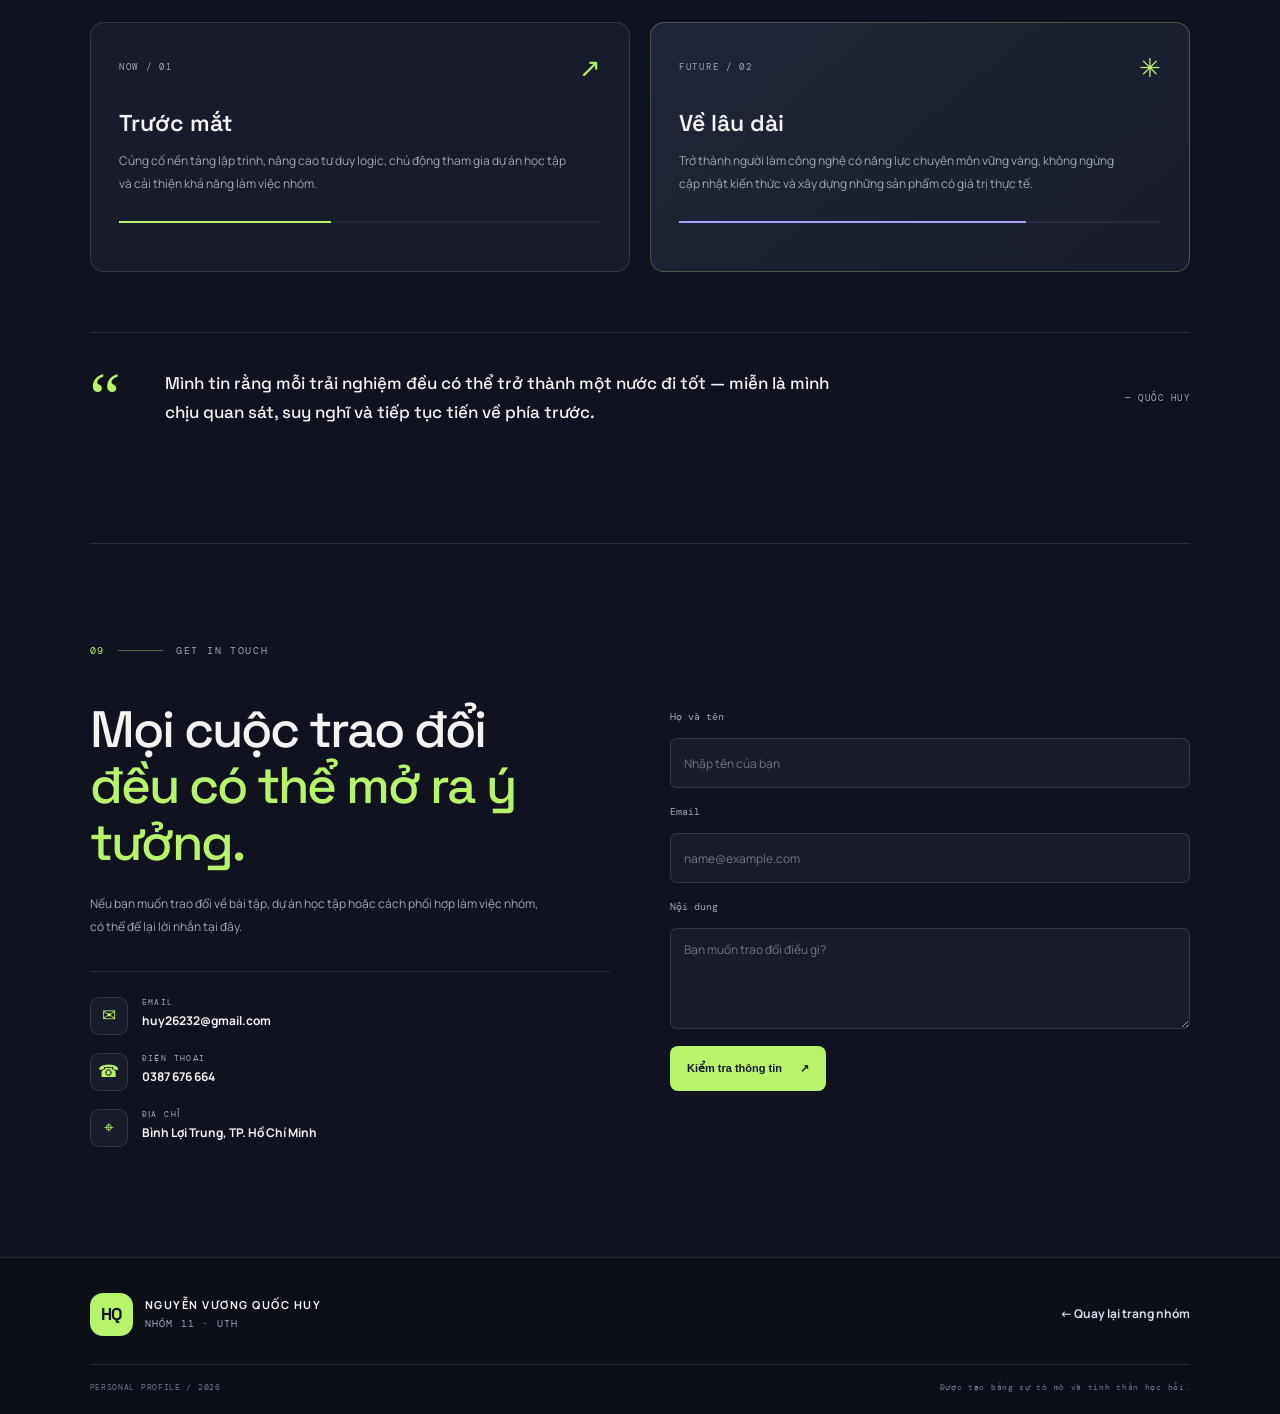
<file: Group13_Portfolio/profilehuy/huy.html>
<!DOCTYPE html>
<html lang="vi">
<head>
  <meta charset="UTF-8">
  <meta name="viewport" content="width=device-width, initial-scale=1.0">
  <meta name="theme-color" content="#10131f">
  <meta name="description" content="Hồ sơ cá nhân Nguyễn Vương Quốc Huy — sinh viên Công nghệ thông tin, yêu tiểu thuyết và board game.">
  <title>Nguyễn Vương Quốc Huy — Personal Portfolio</title>
  <link rel="preconnect" href="https://fonts.googleapis.com">
  <link rel="preconnect" href="https://fonts.gstatic.com" crossorigin>
  <link href="https://fonts.googleapis.com/css2?family=DM+Mono:wght@400;500&family=Manrope:wght@400;500;600;700;800&family=Space+Grotesk:wght@400;500;600;700&display=swap" rel="stylesheet">
  <link rel="stylesheet" href="css/huy.css">
</head>
<body>
  <div class="scroll-progress" id="scrollProgress"></div>
  <div class="ambient ambient-one"></div>
  <div class="ambient ambient-two"></div>
  <div class="grain"></div>
  <div class="cursor-glow" aria-hidden="true"></div>

  <header class="topbar">
    <a class="brand" href="#top" aria-label="Về đầu trang">
      <span class="brand-mark">HQ</span>
      <span class="brand-copy"><strong>HỒ SƠ CÁ NHÂN</strong><small>NHÓM 11 / UTH</small></span>
    </a>
    <div class="topbar-actions"><button class="theme-toggle" id="themeToggle" type="button" aria-label="Đổi giao diện sáng tối" aria-pressed="false">☼ <span>Sáng / tối</span></button><a class="back-link" href="../group11.html"><span aria-hidden="true">↖</span> Về trang nhóm</a></div>
  </header>

  <nav class="section-nav" aria-label="Điều hướng trang">
    <a href="#about">Giới thiệu</a>
    <a href="#interests">Sở thích</a>
    <a href="#journey">Hành trình</a>
    <a href="#approach">Phương pháp</a>
    <a href="#leadership">Làm việc nhóm</a>
    <a href="#skills">Năng lực</a>
    <a href="#projects">Dự án</a>
    <a href="#goals">Mục tiêu</a>
    <a href="#contact">Liên hệ</a>
  </nav>

  <main id="top">
    <section class="hero section-wrap">
      <div class="hero-copy reveal">
        <p class="eyebrow"><span class="status-dot"></span> STUDENT PROFILE <span class="eyebrow-year">2026</span></p>
        <h1>Nguyễn Vương<br><span>Quốc Huy.</span></h1>
        <p class="hero-role">Sinh viên Công nghệ thông tin <span class="role-divider">/</span> Nhóm trưởng Nhóm 11</p>
        <p class="hero-intro">Mình quan tâm đến những câu chuyện giàu chiều sâu, những thử thách đòi hỏi tư duy chiến lược và khả năng chuyển hóa ý tưởng thành sản phẩm công nghệ có ý nghĩa.</p>
        <div class="hero-actions">
          <a class="button button-primary" href="#about">Khám phá câu chuyện <span>↓</span></a>
          <a class="text-link" href="#goals">Định hướng của mình ↗</a>
        </div>
        <div class="hero-meta">
          <div><span class="meta-label">NĂM SINH</span><strong>2006</strong></div>
          <div><span class="meta-label">QUÊ QUÁN</span><strong>Phú Yên, Việt Nam</strong></div>
          <div><span class="meta-label">LĨNH VỰC</span><strong>Information Technology</strong></div>
        </div>
      </div>

      <div class="hero-art reveal" aria-label="Minh họa trừu tượng về sách, chiến thuật và công nghệ">
        <div class="art-orbit orbit-a"></div><div class="art-orbit orbit-b"></div>
        <div class="art-grid"></div>
        <div class="art-card card-book"><span class="card-symbol">〝</span><span class="card-title">STORIES</span><small>01 / IMAGINATION</small></div>
        <div class="art-card card-game"><span class="game-pips"><i></i><i></i><i></i><i></i><i></i><i></i></span><span class="card-title">STRATEGY</span><small>02 / THINKING</small></div>
                <div class="art-core">
          <img src="images/avatar_huy.png" alt="Nguyễn Vương Quốc Huy" style="width: 100%; height: 100%; object-fit: cover; border-radius: 50%; position: absolute; inset: 0; z-index: 1;">
          <div class="core-ring" style="z-index: 2;"></div>
        </div>
        <div class="art-caption"><span class="caption-line"></span><span>CURIOUS BY NATURE<br>BUILT TO EXPLORE</span></div>
        <div class="floating-code code-one">01 — THINK</div>
        <div class="floating-code code-two">02 — CREATE</div>
      </div>
      <div class="hero-index"><span>01</span><span class="index-line"></span><span>07</span></div>
    </section>

    <section class="intro-section section-wrap" id="about">
      <div class="section-kicker reveal"><span>01</span><span class="kicker-line"></span><span>ABOUT ME</span></div>
      <div class="intro-grid">
        <h2 class="reveal">Tò mò về thế giới.<br><em>Hứng thú với cách nó vận hành.</em></h2>
        <div class="intro-text reveal">
          <p>Mình là Nguyễn Vương Quốc Huy, sinh năm 2006, quê ở Phú Yên và hiện theo học ngành Công nghệ thông tin. Trong các hoạt động học tập, mình đảm nhiệm vai trò nhóm trưởng Nhóm 11 — một cơ hội để học cách tổ chức công việc, lắng nghe nhiều góc nhìn và cùng tập thể hướng đến mục tiêu chung.</p>
          <p>Mình xem sự tò mò là điểm khởi đầu của quá trình học tập chủ động. Việc đọc tiểu thuyết mở ra những hệ quy chiếu đa dạng về con người và xã hội; trong khi board game tạo điều kiện để quan sát quy luật, đánh giá phương án, dự đoán hệ quả và phối hợp với người khác.</p>
          <p>Dù khác biệt về hình thức, cả hai sở thích đều khuyến khích mình quan sát có chủ đích, suy nghĩ đa chiều và kiên nhẫn trước những vấn đề chưa có lời giải ngay lập tức. Đó cũng là những phẩm chất mình mong muốn phát triển trong hành trình tiếp cận công nghệ.</p>
          <div class="signature">Nguyễn Vương Quốc Huy <span>— HUY</span></div>
        </div>
      </div>
    </section>

    <section class="interests-section section-wrap" id="interests">
      <div class="section-kicker reveal"><span>02</span><span class="kicker-line"></span><span>WHAT I LOVE</span></div>
      <div class="section-heading reveal"><h2>Hai thế giới,<br><em>một tinh thần khám phá.</em></h2><p>Những điều mình yêu thích cũng góp phần định hình cách mình quan sát, suy nghĩ và kết nối với mọi người.</p></div>
      <div class="interest-grid">
        <article class="interest-card novel-card reveal">
          <div class="interest-top"><span class="interest-number">INTEREST / 01</span><span class="interest-icon">↗</span></div>
          <div class="book-illustration" aria-hidden="true"><div class="book book-back"></div><div class="book book-front"><span>CHƯƠNG<br>MỚI</span><small>KEEP READING</small></div><div class="book-shadow"></div></div>
          <div class="interest-content"><h3>Đọc tiểu thuyết</h3><p>Mỗi câu chuyện là một chuyến đi qua những thế giới và góc nhìn mới. Mình thích cách nhân vật trưởng thành, những lựa chọn khó khăn và các ý tưởng khiến người đọc suy ngẫm.</p><div class="tag-row"><span>Trí tưởng tượng</span><span>Góc nhìn</span><span>Câu chuyện</span></div></div>
        </article>
        <article class="interest-card board-card reveal">
          <div class="interest-top"><span class="interest-number">INTEREST / 02</span><span class="interest-icon">↗</span></div>
          <div class="board-illustration" aria-hidden="true"><div class="board-grid"></div><div class="piece piece-one">H</div><div class="piece piece-two">✦</div><div class="piece piece-three">●</div><div class="piece piece-four">◆</div><div class="move-path"></div></div>
          <div class="interest-content"><h3>Chơi board game</h3><p>Mình thích cảm giác cân nhắc từng nước đi, tìm chiến thuật và cùng bạn bè giải quyết thử thách. Với mình, đó vừa là niềm vui vừa là cơ hội rèn tư duy và tinh thần đồng đội.</p><div class="tag-row"><span>Chiến thuật</span><span>Giải quyết vấn đề</span><span>Kết nối</span></div></div>
        </article>
      </div>
    </section>

    <section class="journey-section section-wrap" id="journey">
      <div class="section-kicker reveal"><span>03</span><span class="kicker-line"></span><span>MY JOURNEY</span></div>
      <div class="journey-layout">
        <div class="journey-heading reveal"><h2>Từ sự tò mò<br>đến <em>Công nghệ thông tin.</em></h2><p>Đối với mình, Công nghệ thông tin không chỉ là hoạt động lập trình, mà còn là quá trình phân tích nhu cầu, thiết kế giải pháp, kiểm chứng giả thuyết và cải tiến sản phẩm dựa trên phản hồi thực tế.</p></div>
        <div class="journey-steps">
          <article class="journey-step reveal"><span class="step-marker">01</span><div><span class="step-label">THE SPARK</span><h3>Luôn muốn tìm hiểu “vì sao”</h3><p>Tiểu thuyết khơi gợi trí tưởng tượng; board game khuyến khích mình phân tích tình huống và thử nhiều hướng giải quyết.</p></div></article>
          <article class="journey-step reveal"><span class="step-marker">02</span><div><span class="step-label">THE CHOICE</span><h3>Chọn ngành Công nghệ thông tin</h3><p>Mình muốn kết hợp tư duy logic và sự sáng tạo để hiểu cách phần mềm vận hành, rồi tự tay tạo ra những thứ hữu ích.</p></div></article>
          <article class="journey-step reveal"><span class="step-marker">03</span><div><span class="step-label">THE NEXT CHAPTER</span><h3>Học hỏi qua từng dự án</h3><p>Mỗi bài tập và dự án nhóm là một môi trường thực hành: kiến thức được vận dụng vào tình huống cụ thể, sai sót trở thành dữ liệu để điều chỉnh, còn sự hợp tác giúp mình tiếp cận vấn đề từ nhiều góc nhìn hơn.</p></div></article>
        </div>
      </div>
    </section>


    <section class="approach-section section-wrap" id="approach">
      <div class="section-kicker reveal"><span>04</span><span class="kicker-line"></span><span>LEARNING PHILOSOPHY</span></div>
      <div class="approach-layout">
        <div class="approach-heading reveal"><p class="eyebrow">A METHOD, NOT A SHORTCUT</p><h2>Học sâu hơn.<br><em>Nghĩ có hệ thống.</em></h2><p>Mình muốn xây dựng thói quen học tập không dừng lại ở việc ghi nhớ khái niệm, mà tiến đến khả năng giải thích, vận dụng và tự đánh giá kết quả.</p></div>
        <div class="principle-list">
          <article class="principle-card reveal"><span class="principle-index">01</span><div><h3>Đặt câu hỏi trước khi tìm đáp án</h3><p>Xác định bản chất vấn đề, làm rõ điều đã biết và nhận diện phần còn thiếu giúp quá trình tìm hiểu có trọng tâm hơn.</p></div><span class="principle-symbol">⌕</span></article>
          <article class="principle-card reveal"><span class="principle-index">02</span><div><h3>Chia nhỏ vấn đề phức tạp</h3><p>Tiếp cận từng thành phần, kiểm tra mối liên hệ giữa chúng và giải quyết theo trình tự là cách mình muốn rèn luyện tư duy hệ thống.</p></div><span class="principle-symbol">⌘</span></article>
          <article class="principle-card reveal"><span class="principle-index">03</span><div><h3>Thực hành, phản hồi, cải tiến</h3><p>Mình coi kết quả ban đầu là điểm xuất phát. Việc thử nghiệm và tiếp nhận góp ý giúp nhận ra hạn chế để tiếp tục hoàn thiện.</p></div><span class="principle-symbol">↻</span></article>
        </div>
      </div>
    </section>

    <section class="leadership-section section-wrap" id="leadership">
      <div class="section-kicker reveal"><span>05</span><span class="kicker-line"></span><span>COLLABORATION & LEADERSHIP</span></div>
      <div class="leadership-intro reveal"><h2>Không chỉ hoàn thành<br><em>phần việc của mình.</em></h2><p>Vai trò nhóm trưởng giúp mình nhìn nhận kết quả tập thể như một quá trình phối hợp — nơi mục tiêu rõ ràng, giao tiếp minh bạch và tinh thần trách nhiệm có ý nghĩa quan trọng.</p></div>
      <div class="leadership-grid">
        <article class="leadership-card reveal"><span class="leadership-num">01 / ALIGN</span><div class="leadership-icon">◎</div><h3>Thống nhất mục tiêu</h3><p>Làm rõ yêu cầu, kết quả cần đạt và thứ tự ưu tiên để các thành viên có chung định hướng khi bắt đầu công việc.</p></article>
        <article class="leadership-card reveal"><span class="leadership-num">02 / COMMUNICATE</span><div class="leadership-icon">↔</div><h3>Trao đổi có trách nhiệm</h3><p>Lắng nghe quan điểm khác biệt, cập nhật tiến độ và trao đổi sớm khi xuất hiện khó khăn nhằm hạn chế hiểu nhầm không cần thiết.</p></article>
        <article class="leadership-card reveal"><span class="leadership-num">03 / DELIVER</span><div class="leadership-icon">✳</div><h3>Cùng hướng đến kết quả</h3><p>Đề cao sự chủ động và tinh thần hỗ trợ; thành quả của nhóm không chỉ là tổng các phần việc mà còn là chất lượng phối hợp giữa mọi người.</p></article>
      </div>
      <p class="leadership-note reveal">Đây là những nguyên tắc mình hướng đến và tiếp tục rèn luyện qua các hoạt động học tập, không phải một tuyên bố rằng bản thân đã hoàn thiện mọi kỹ năng.</p>
    </section>

    <section class="skills-section section-wrap" id="skills">
      <div class="section-kicker reveal"><span>06</span><span class="kicker-line"></span><span>GROWTH AREAS</span></div>
      <div class="skills-layout">
        <div class="skills-heading reveal"><h2>Năng lực được<br><em>xây dựng từng ngày.</em></h2><p>Mình nhìn nhận năng lực như một quá trình phát triển liên tục. Những lĩnh vực dưới đây là trọng tâm mình muốn củng cố trong thời gian học tập.</p></div>
        <div class="skill-list">
          <div class="skill-item reveal"><div class="skill-label"><span>Tư duy logic & phân tích</span><small>ĐANG PHÁT TRIỂN</small></div><div class="skill-track"><span style="--level:68%"></span></div></div>
          <div class="skill-item reveal"><div class="skill-label"><span>Nền tảng lập trình</span><small>ĐANG CỦNG CỐ</small></div><div class="skill-track"><span style="--level:54%"></span></div></div>
          <div class="skill-item reveal"><div class="skill-label"><span>Giao tiếp & phối hợp nhóm</span><small>TIẾP TỤC RÈN LUYỆN</small></div><div class="skill-track"><span style="--level:62%"></span></div></div>
          <div class="skill-item reveal"><div class="skill-label"><span>Tự học & nghiên cứu</span><small>PHÁT TRIỂN BỀN VỮNG</small></div><div class="skill-track"><span style="--level:72%"></span></div></div>
          <p class="skills-disclaimer">Thanh hiển thị mang tính minh họa cho các lĩnh vực ưu tiên, không phải điểm số hay kết quả đánh giá năng lực chính thức.</p>
        </div>
      </div>
    </section>

    <section class="projects-section section-wrap" id="projects">
      <div class="section-kicker reveal"><span>07</span><span class="kicker-line"></span><span>LEARNING PROJECTS</span></div>
      <div class="projects-heading reveal"><h2>Biến kiến thức<br><em>thành trải nghiệm.</em></h2><p>Một số ý tưởng dự án nhỏ có thể triển khai trong quá trình học tập. Nội dung dưới đây là gợi ý thực hành, không phải tuyên bố rằng các sản phẩm đã hoàn thành.</p></div>
      <div class="project-filters reveal" role="group" aria-label="Lọc dự án">
        <button class="filter-btn active" type="button" data-filter="all">Tất cả</button><button class="filter-btn" type="button" data-filter="web">Web cơ bản</button><button class="filter-btn" type="button" data-filter="logic">Tư duy logic</button>
      </div>
      <div class="project-grid">
        <article class="project-card reveal" data-category="web"><div class="project-topline"><span>PROJECT IDEA / 01</span><span>HTML · CSS</span></div><div class="project-preview preview-web"><div class="preview-window"><i></i><i></i><i></i><span>my-learning-page</span></div><div class="preview-lines"><b></b><b></b><b></b></div></div><h3>Trang giới thiệu cá nhân</h3><p>Xây dựng một website giới thiệu bản thân với bố cục rõ ràng, màu sắc nhất quán và khả năng hiển thị tốt trên điện thoại lẫn máy tính.</p><div class="tag-row"><span>Semantic HTML</span><span>Responsive CSS</span></div><p class="project-status">Định hướng thực hành · Có thể phát triển tiếp</p></article>
        <article class="project-card reveal" data-category="logic"><div class="project-topline"><span>PROJECT IDEA / 02</span><span>JAVASCRIPT</span></div><div class="project-preview preview-logic"><div class="logic-node node-a">INPUT</div><div class="logic-line"></div><div class="logic-node node-b">PROCESS</div><div class="logic-line"></div><div class="logic-node node-c">RESULT</div></div><h3>Công cụ quản lý công việc nhỏ</h3><p>Phác thảo một ứng dụng ghi nhận nhiệm vụ, đánh dấu trạng thái hoàn thành và lọc danh sách. Dự án giúp luyện tập thao tác DOM, sự kiện và tổ chức dữ liệu.</p><div class="tag-row"><span>DOM</span><span>Events</span><span>Problem solving</span></div><p class="project-status">Định hướng thực hành · Có thể phát triển tiếp</p></article>
      </div>
    </section>

    <section class="goals-section section-wrap" id="goals">
      <div class="section-kicker reveal"><span>08</span><span class="kicker-line"></span><span>LOOKING AHEAD</span></div>
      <div class="goals-header reveal"><h2>Chương tiếp theo<br><em>do mình viết.</em></h2><p>Mình không cần biết trước mọi câu trả lời. Điều quan trọng là tiếp tục học, thử nghiệm và tiến bộ sau mỗi trải nghiệm.</p></div>
      <div class="goal-grid">
        <article class="goal-card reveal"><span class="goal-index">NOW / 01</span><div class="goal-icon">↗</div><h3>Trước mắt</h3><p>Củng cố nền tảng lập trình, nâng cao tư duy logic, chủ động tham gia dự án học tập và cải thiện khả năng làm việc nhóm.</p><div class="goal-line"><span></span></div></article>
        <article class="goal-card goal-featured reveal"><span class="goal-index">FUTURE / 02</span><div class="goal-icon">✳</div><h3>Về lâu dài</h3><p>Trở thành người làm công nghệ có năng lực chuyên môn vững vàng, không ngừng cập nhật kiến thức và xây dựng những sản phẩm có giá trị thực tế.</p><div class="goal-line"><span></span></div></article>
      </div>
      <div class="closing-note reveal"><span class="closing-mark">“</span><p>Mình tin rằng mỗi trải nghiệm đều có thể trở thành một nước đi tốt — miễn là mình chịu quan sát, suy nghĩ và tiếp tục tiến về phía trước.</p><span class="closing-credit">— QUỐC HUY</span></div>
    </section>
  <section class="contact-section section-wrap" id="contact">
  <div class="section-kicker reveal">
    <span>09</span>
    <span class="kicker-line"></span>
    <span>GET IN TOUCH</span>
  </div>

  <div class="contact-layout">

    <div class="contact-copy reveal">
      <h2>
        Mọi cuộc trao đổi<br>
        <em>đều có thể mở ra ý tưởng.</em>
      </h2>

      <p>
        Nếu bạn muốn trao đổi về bài tập, dự án học tập hoặc cách phối hợp làm việc nhóm,
        có thể để lại lời nhắn tại đây.
      </p>

      <div class="contact-info">

        <div class="contact-info-item">
          <span class="contact-info-icon">✉</span>
          <div>
            <span class="contact-info-label">EMAIL</span>
            <a href="mailto:huy26232@gmail.com">
              huy26232@gmail.com
            </a>
          </div>
        </div>

        <div class="contact-info-item">
          <span class="contact-info-icon">☎</span>
          <div>
            <span class="contact-info-label">ĐIỆN THOẠI</span>
            <a href="tel:0387676664">
              0387 676 664
            </a>
          </div>
        </div>

        <div class="contact-info-item">
          <span class="contact-info-icon">⌖</span>
          <div>
            <span class="contact-info-label">ĐỊA CHỈ</span>
            <span class="contact-info-value">
              Bình Lợi Trung, TP. Hồ Chí Minh
            </span>
          </div>
        </div>

      </div>
    </div>

    <form class="contact-form reveal" id="contactForm" novalidate>

      <label for="contactName">Họ và tên</label>
      <input
        id="contactName"
        name="name"
        type="text"
        placeholder="Nhập tên của bạn"
        required
        minlength="2"
      >

      <label for="contactEmail">Email</label>
      <input
        id="contactEmail"
        name="email"
        type="email"
        placeholder="name@example.com"
        required
      >

      <label for="contactMessage">Nội dung</label>
      <textarea
        id="contactMessage"
        name="message"
        rows="4"
        placeholder="Bạn muốn trao đổi điều gì?"
        required
        minlength="10"
      ></textarea>

      <button class="button button-primary" type="submit">
        Kiểm tra thông tin
        <span>↗</span>
      </button>

      <p
        class="form-feedback"
        id="formFeedback"
        role="status"
        aria-live="polite"
      ></p>

    </form>

  </div>
</section>

  <footer class="footer">
    <div class="footer-main"><a class="brand" href="#top"><span class="brand-mark">HQ</span><span class="brand-copy"><strong>NGUYỄN VƯƠNG QUỐC HUY</strong><small>NHÓM 11 · UTH</small></span></a><a class="back-link" href="../group11.html">← Quay lại trang nhóm</a></div>
    <div class="footer-bottom"><span>PERSONAL PROFILE / 2026</span><span>Được tạo bằng sự tò mò và tinh thần học hỏi.</span></div>
  </footer>
  <button class="back-to-top" id="backToTop" type="button" aria-label="Về đầu trang">↑</button>
  <script src="js/huy.js"></script>
</body>
</html>
</file>
<file: Group13_Portfolio/profiledanh/css/profile.css>
/* ==========================================================================
   PORTFOLIO MAI HOÀNG DANH — STYLESHEET (DARK THEME DEFAULT + LIGHT MODE)
   Chuẩn Rubric: Semantic HTML, Flexbox/Grid, Responsive, CSS3 Transitions
   ========================================================================== */

:root,
[data-theme="dark"] {
  --bg-main: #090712;
  --bg-elevated: rgba(19, 16, 34, 0.78);
  --bg-card: rgba(24, 20, 42, 0.72);
  --bg-card-hover: rgba(34, 28, 60, 0.88);
  --bg-glass: rgba(15, 12, 28, 0.82);
  --text-primary: #f4f3ff;
  --text-secondary: #b5b0d0;
  --text-muted: #7e789c;
  --accent-primary: #7c5cff;
  --accent-secondary: #38bdf8;
  --accent-tertiary: #c084fc;
  --border-subtle: rgba(255, 255, 255, 0.09);
  --border-highlight: rgba(124, 92, 255, 0.45);
  --danger: #fb7185;
  --success: #34d399;
  --shadow-card: 0 20px 50px rgba(0, 0, 0, 0.45);
  --gradient-brand: linear-gradient(135deg, #ffffff 0%, #c084fc 48%, #38bdf8 100%);
  --gradient-button: linear-gradient(135deg, #7c5cff 0%, #4f46e5 50%, #0ea5e9 100%);
}

[data-theme="light"] {
  --bg-main: #f5f7ff;
  --bg-elevated: rgba(255, 255, 255, 0.88);
  --bg-card: rgba(255, 255, 255, 0.92);
  --bg-card-hover: rgba(255, 255, 255, 1);
  --bg-glass: rgba(255, 255, 255, 0.88);
  --text-primary: #141226;
  --text-secondary: #4a4669;
  --text-muted: #6e6a8f;
  --accent-primary: #5b3df5;
  --accent-secondary: #0284c7;
  --accent-tertiary: #9333ea;
  --border-subtle: rgba(20, 18, 38, 0.11);
  --border-highlight: rgba(91, 61, 245, 0.45);
  --danger: #e11d48;
  --success: #059669;
  --shadow-card: 0 18px 40px rgba(30, 24, 70, 0.09);
  --gradient-brand: linear-gradient(135deg, #1e1b4b 0%, #6d28d9 52%, #0284c7 100%);
  --gradient-button: linear-gradient(135deg, #5b3df5 0%, #4338ca 55%, #0284c7 100%);
}

*,
*::before,
*::after {
  box-sizing: border-box;
  margin: 0;
  padding: 0;
}

html {
  scroll-behavior: smooth;
  scroll-padding-top: 96px;
}

body {
  font-family: "Be Vietnam Pro", -apple-system, BlinkMacSystemFont, "Segoe UI", Roboto, sans-serif;
  background-color: var(--bg-main);
  color: var(--text-primary);
  line-height: 1.65;
  overflow-x: hidden;
  transition: background-color 0.35s ease, color 0.35s ease;
  position: relative;
}

a {
  color: inherit;
  text-decoration: none;
}

ul {
  list-style: none;
}

img {
  max-width: 100%;
  display: block;
}

/* Thanh tiến trình cuộn trang */
.scroll-progress {
  position: fixed;
  top: 0;
  left: 0;
  height: 3px;
  width: 0%;
  background: linear-gradient(90deg, var(--accent-primary), var(--accent-secondary));
  z-index: 2000;
  transition: width 0.1s linear;
}

/* Lớp nền trang trí */
.ambient {
  position: fixed;
  border-radius: 50%;
  filter: blur(110px);
  pointer-events: none;
  z-index: -2;
  opacity: 0.45;
}

.ambient-one {
  width: 480px;
  height: 480px;
  background: radial-gradient(circle, rgba(124, 92, 255, 0.38), transparent 70%);
  top: -120px;
  left: -120px;
}

.ambient-two {
  width: 520px;
  height: 520px;
  background: radial-gradient(circle, rgba(56, 189, 248, 0.28), transparent 70%);
  bottom: -150px;
  right: -120px;
}

.grid-overlay {
  position: fixed;
  inset: 0;
  background-image:
    linear-gradient(to right, var(--border-subtle) 1px, transparent 1px),
    linear-gradient(to bottom, var(--border-subtle) 1px, transparent 1px);
  background-size: 64px 64px;
  mask-image: radial-gradient(circle at 50% 30%, black 25%, transparent 80%);
  -webkit-mask-image: radial-gradient(circle at 50% 30%, black 25%, transparent 80%);
  pointer-events: none;
  z-index: -1;
  opacity: 0.38;
}

/* Layout chung */
.section-wrap {
  width: min(1180px, calc(100% - 2.5rem));
  margin-inline: auto;
}

/* ==========================================================================
   HEADER & NAVBAR
   ========================================================================== */
.site-header {
  position: sticky;
  top: 1rem;
  z-index: 1000;
  width: min(1180px, calc(100% - 2rem));
  margin: 1rem auto 0;
  padding: 0.8rem 1.25rem;
  background: var(--bg-glass);
  backdrop-filter: blur(16px);
  -webkit-backdrop-filter: blur(16px);
  border: 1px solid var(--border-subtle);
  border-radius: 18px;
  display: flex;
  align-items: center;
  justify-content: space-between;
  gap: 1rem;
  box-shadow: var(--shadow-card);
}

.brand {
  display: inline-flex;
  align-items: center;
  gap: 0.75rem;
  font-family: "Space Grotesk", sans-serif;
  font-weight: 700;
  font-size: 0.92rem;
  letter-spacing: 0.04em;
}

.brand-mark {
  width: 38px;
  height: 38px;
  border-radius: 11px;
  background: var(--gradient-button);
  color: #fff;
  display: grid;
  place-items: center;
  font-weight: 700;
  font-size: 1.05rem;
  box-shadow: 0 8px 20px rgba(124, 92, 255, 0.35);
}

.brand-sub {
  display: block;
  font-size: 0.65rem;
  font-weight: 500;
  color: var(--text-muted);
  letter-spacing: 0.14em;
}

.nav-links {
  display: flex;
  align-items: center;
  gap: 0.35rem;
}

.nav-links a {
  padding: 0.5rem 0.85rem;
  border-radius: 10px;
  font-size: 0.88rem;
  font-weight: 500;
  color: var(--text-secondary);
  transition: color 0.25s ease, background-color 0.25s ease, transform 0.2s ease;
}

.nav-links a:hover,
.nav-links a.active {
  color: var(--text-primary);
  background: rgba(124, 92, 255, 0.14);
}

.nav-links a.nav-contact {
  background: rgba(124, 92, 255, 0.18);
  color: var(--text-primary);
  border: 1px solid var(--border-highlight);
}

.nav-links a.nav-contact:hover {
  background: var(--accent-primary);
  color: #fff;
}

.header-actions {
  display: flex;
  align-items: center;
  gap: 0.6rem;
}

.theme-toggle {
  display: inline-flex;
  align-items: center;
  gap: 0.45rem;
  padding: 0.48rem 0.85rem;
  border-radius: 11px;
  border: 1px solid var(--border-subtle);
  background: var(--bg-card);
  color: var(--text-primary);
  font-family: inherit;
  font-size: 0.82rem;
  font-weight: 600;
  cursor: pointer;
  transition: border-color 0.25s ease, transform 0.2s ease, background-color 0.25s ease;
}

.theme-toggle:hover {
  border-color: var(--accent-primary);
  transform: translateY(-1px);
}

.menu-toggle {
  display: none;
  width: 40px;
  height: 40px;
  border-radius: 10px;
  border: 1px solid var(--border-subtle);
  background: var(--bg-card);
  cursor: pointer;
  align-items: center;
  justify-content: center;
  flex-direction: column;
  gap: 5px;
}

.menu-toggle span {
  width: 18px;
  height: 2px;
  background: var(--text-primary);
  border-radius: 2px;
  transition: transform 0.3s ease, opacity 0.3s ease;
}

.menu-toggle.open span:nth-child(1) {
  transform: translateY(7px) rotate(45deg);
}

.menu-toggle.open span:nth-child(2) {
  opacity: 0;
}

.menu-toggle.open span:nth-child(3) {
  transform: translateY(-7px) rotate(-45deg);
}

/* ==========================================================================
   HERO SECTION
   ========================================================================== */
.hero {
  padding: 4.2rem 0 3.5rem;
  display: grid;
  grid-template-columns: 1.18fr 0.82fr;
  gap: 3rem;
  align-items: center;
  position: relative;
}

.eyebrow {
  display: inline-flex;
  align-items: center;
  gap: 0.6rem;
  padding: 0.4rem 0.85rem;
  border-radius: 999px;
  background: rgba(124, 92, 255, 0.12);
  border: 1px solid var(--border-highlight);
  font-family: "Space Grotesk", sans-serif;
  font-size: 0.74rem;
  font-weight: 600;
  letter-spacing: 0.08em;
  color: var(--text-primary);
  margin-bottom: 1.2rem;
}

.status-dot {
  width: 8px;
  height: 8px;
  border-radius: 50%;
  background: var(--success);
  box-shadow: 0 0 12px var(--success);
  animation: pulseDot 2s infinite;
}

@keyframes pulseDot {
  0%, 100% { transform: scale(1); opacity: 1; }
  50% { transform: scale(1.25); opacity: 0.65; }
}

.hero-kicker {
  color: var(--text-secondary);
  font-size: 1rem;
  margin-bottom: 0.35rem;
}

.hero h1 {
  font-family: "Space Grotesk", sans-serif;
  font-size: clamp(2.6rem, 5.5vw, 4.4rem);
  line-height: 1.04;
  letter-spacing: -0.02em;
  margin-bottom: 1.25rem;
}

.gradient-text {
  background: var(--gradient-brand);
  -webkit-background-clip: text;
  background-clip: text;
  color: transparent;
}

.hero-description {
  color: var(--text-secondary);
  font-size: 1.02rem;
  max-width: 60ch;
  margin-bottom: 1.3rem;
}

.hero-description strong {
  color: var(--text-primary);
}

.hero-quote {
  display: inline-flex;
  align-items: center;
  gap: 0.75rem;
  font-style: italic;
  color: var(--text-secondary);
  margin-bottom: 1.8rem;
  padding: 0.55rem 1rem;
  background: var(--bg-card);
  border-left: 3px solid var(--accent-primary);
  border-radius: 0 10px 10px 0;
}

.hero-actions {
  display: flex;
  flex-wrap: wrap;
  gap: 0.9rem;
  margin-bottom: 2.2rem;
}

.button {
  display: inline-flex;
  align-items: center;
  justify-content: center;
  gap: 0.55rem;
  padding: 0.85rem 1.45rem;
  border-radius: 12px;
  font-weight: 600;
  font-size: 0.92rem;
  cursor: pointer;
  transition: transform 0.25s ease, box-shadow 0.25s ease, border-color 0.25s ease;
  border: 1px solid transparent;
}

.button-primary {
  background: var(--gradient-button);
  color: #ffffff;
  box-shadow: 0 12px 28px rgba(124, 92, 255, 0.32);
}

.button-primary:hover {
  transform: translateY(-2px);
  box-shadow: 0 16px 34px rgba(124, 92, 255, 0.45);
}

.button-ghost {
  background: var(--bg-card);
  color: var(--text-primary);
  border-color: var(--border-subtle);
}

.button-ghost:hover {
  border-color: var(--accent-primary);
  transform: translateY(-2px);
}

.hero-meta {
  display: grid;
  grid-template-columns: repeat(3, 1fr);
  gap: 1rem;
  padding-top: 1.4rem;
  border-top: 1px solid var(--border-subtle);
}

.meta-label {
  display: block;
  font-size: 0.7rem;
  font-family: "Space Grotesk", sans-serif;
  letter-spacing: 0.1em;
  color: var(--text-muted);
  margin-bottom: 0.2rem;
}

.hero-meta strong {
  font-size: 0.95rem;
  color: var(--text-primary);
}

/* Khung ảnh đại diện bên phải */
.hero-visual {
  position: relative;
  padding: 1.4rem;
  border-radius: 24px;
  background: var(--bg-elevated);
  border: 1px solid var(--border-subtle);
  box-shadow: var(--shadow-card);
}

.visual-topline {
  display: flex;
  justify-content: space-between;
  font-family: "Space Grotesk", sans-serif;
  font-size: 0.72rem;
  letter-spacing: 0.12em;
  color: var(--text-muted);
  margin-bottom: 0.9rem;
}

.portrait-frame {
  position: relative;
  border-radius: 18px;
  overflow: hidden;
  aspect-ratio: 4 / 4.7;
  background: linear-gradient(145deg, #16122b, #0d0a1a);
  border: 1px solid var(--border-subtle);
}

.portrait {
  width: 100%;
  height: 100%;
  object-fit: cover;
  transition: transform 0.5s ease;
}

.portrait-frame:hover .portrait {
  transform: scale(1.04);
}

.portrait-fallback {
  display: none;
  place-items: center;
  width: 100%;
  height: 100%;
  text-align: center;
  background: radial-gradient(circle at 50% 35%, rgba(124, 92, 255, 0.35), rgba(12, 10, 24, 0.95));
}

.portrait-fallback span {
  font-family: "Space Grotesk", sans-serif;
  font-size: 4.5rem;
  font-weight: 700;
  color: #fff;
}

.portrait-shade {
  position: absolute;
  inset: 0;
  background: linear-gradient(to top, rgba(9, 7, 18, 0.9) 8%, transparent 55%);
}

.portrait-caption {
  position: absolute;
  bottom: 1rem;
  left: 1rem;
  right: 1rem;
  color: #fff;
}

.caption-label {
  display: block;
  font-size: 0.65rem;
  letter-spacing: 0.16em;
  color: #cbd5e1;
}

.portrait-caption strong {
  display: block;
  font-family: "Space Grotesk", sans-serif;
  font-size: 1.15rem;
  letter-spacing: 0.04em;
}

.caption-status {
  display: inline-flex;
  align-items: center;
  gap: 0.4rem;
  font-size: 0.72rem;
  color: #93c5fd;
  margin-top: 0.2rem;
}

.caption-status i {
  width: 6px;
  height: 6px;
  border-radius: 50%;
  background: #38bdf8;
}

.floating-chip {
  position: absolute;
  display: flex;
  align-items: center;
  gap: 0.65rem;
  padding: 0.6rem 0.95rem;
  border-radius: 14px;
  background: var(--bg-glass);
  backdrop-filter: blur(12px);
  border: 1px solid var(--border-highlight);
  box-shadow: var(--shadow-card);
  transition: transform 0.3s ease;
}

.floating-chip:hover {
  transform: translateY(-3px);
}

.chip-top {
  top: 2.8rem;
  left: -1.4rem;
}

.chip-bottom {
  bottom: 2.6rem;
  right: -1.2rem;
}

.chip-icon {
  width: 32px;
  height: 32px;
  border-radius: 9px;
  background: rgba(124, 92, 255, 0.22);
  color: var(--accent-secondary);
  display: grid;
  place-items: center;
  font-family: "Space Grotesk", sans-serif;
  font-weight: 700;
  font-size: 0.82rem;
}

.floating-chip small {
  display: block;
  font-size: 0.62rem;
  letter-spacing: 0.08em;
  color: var(--text-muted);
}

.floating-chip strong {
  font-size: 0.82rem;
  color: var(--text-primary);
}

.visual-index {
  margin-top: 0.85rem;
  text-align: right;
  font-family: "Space Grotesk", sans-serif;
  font-size: 0.78rem;
  color: var(--text-muted);
}

.scroll-cue {
  grid-column: 1 / -1;
  display: inline-flex;
  align-items: center;
  gap: 0.75rem;
  font-family: "Space Grotesk", sans-serif;
  font-size: 0.74rem;
  letter-spacing: 0.16em;
  color: var(--text-muted);
  margin-top: 0.5rem;
}

.scroll-line {
  width: 42px;
  height: 1px;
  background: var(--accent-primary);
}

/* ==========================================================================
   SECTIONS CHUNG & INTRO STRIP
   ========================================================================== */
section {
  margin-bottom: 4.5rem;
}

.section-index {
  display: inline-block;
  font-family: "Space Grotesk", sans-serif;
  font-size: 0.76rem;
  font-weight: 600;
  letter-spacing: 0.14em;
  color: var(--accent-secondary);
  margin-bottom: 0.5rem;
}

.section-heading {
  display: flex;
  justify-content: space-between;
  align-items: flex-end;
  gap: 2rem;
  margin-bottom: 2.2rem;
}

.section-heading h2,
.goals-heading h2,
.strip-heading h2 {
  font-family: "Space Grotesk", sans-serif;
  font-size: clamp(1.85rem, 3.4vw, 2.75rem);
  line-height: 1.15;
}

.section-heading p,
.goals-heading p {
  max-width: 46ch;
  color: var(--text-secondary);
  font-size: 0.96rem;
}

.intro-strip {
  padding: 2.4rem;
  border-radius: 22px;
  background: var(--bg-card);
  border: 1px solid var(--border-subtle);
  display: grid;
  grid-template-columns: 0.9fr 1.4fr;
  gap: 2rem;
  align-items: center;
  box-shadow: var(--shadow-card);
}

.strip-copy p {
  color: var(--text-secondary);
  font-size: 1.02rem;
  margin-bottom: 1.35rem;
}

.strip-copy strong {
  color: var(--text-primary);
}

.fact-row {
  display: flex;
  flex-wrap: wrap;
  gap: 0.85rem;
}

.fact-row div {
  padding: 0.55rem 1rem;
  border-radius: 10px;
  background: rgba(124, 92, 255, 0.11);
  border: 1px solid var(--border-subtle);
  font-size: 0.86rem;
  font-weight: 500;
}

.fact-row span {
  font-family: "Space Grotesk", sans-serif;
  color: var(--accent-secondary);
  font-weight: 700;
  margin-right: 0.4rem;
}

/* ==========================================================================
   MỤC TIÊU NGHỀ NGHIỆP (GOALS)
   ========================================================================== */
.goals-heading {
  margin-bottom: 2rem;
}

.goals-heading h2 {
  margin-bottom: 0.75rem;
}

.goal-list {
  display: grid;
  gap: 1.1rem;
}

.goal-item {
  display: grid;
  grid-template-columns: auto 1fr auto;
  align-items: center;
  gap: 1.5rem;
  padding: 1.65rem 1.85rem;
  border-radius: 18px;
  background: var(--bg-card);
  border: 1px solid var(--border-subtle);
  transition: transform 0.28s ease, border-color 0.28s ease, background-color 0.28s ease;
}

.goal-item:hover {
  transform: translateY(-3px);
  border-color: var(--border-highlight);
  background: var(--bg-card-hover);
}

.goal-marker {
  width: 48px;
  height: 48px;
  border-radius: 14px;
  background: rgba(124, 92, 255, 0.16);
  border: 1px solid var(--border-highlight);
  display: grid;
  place-items: center;
  font-family: "Space Grotesk", sans-serif;
  font-weight: 700;
  color: var(--accent-secondary);
}

.goal-time {
  display: block;
  font-family: "Space Grotesk", sans-serif;
  font-size: 0.72rem;
  letter-spacing: 0.12em;
  color: var(--accent-tertiary);
  margin-bottom: 0.25rem;
}

.goal-item h3 {
  font-size: 1.2rem;
  margin-bottom: 0.3rem;
}

.goal-item p {
  color: var(--text-secondary);
  font-size: 0.94rem;
}

.goal-arrow {
  font-size: 1.25rem;
  color: var(--text-muted);
}

/* ==========================================================================
   KỸ NĂNG (SKILLS)
   ========================================================================== */
.skills-grid {
  display: grid;
  grid-template-columns: repeat(3, 1fr);
  gap: 1.25rem;
}

.skill-card {
  padding: 1.6rem;
  border-radius: 18px;
  background: var(--bg-card);
  border: 1px solid var(--border-subtle);
  display: flex;
  flex-direction: column;
  justify-content: space-between;
  gap: 0.85rem;
  transition: transform 0.28s ease, border-color 0.28s ease, box-shadow 0.28s ease;
}

.skill-card:hover {
  transform: translateY(-4px);
  border-color: var(--border-highlight);
  box-shadow: var(--shadow-card);
}

.skill-card.highlight-card {
  border-color: rgba(56, 189, 248, 0.4);
  background: linear-gradient(160deg, var(--bg-card), rgba(56, 189, 248, 0.08));
}

.skill-top {
  display: flex;
  justify-content: space-between;
  align-items: center;
}

.skill-number {
  font-family: "Space Grotesk", sans-serif;
  font-size: 0.78rem;
  color: var(--text-muted);
}

.skill-symbol {
  width: 38px;
  height: 38px;
  border-radius: 10px;
  background: rgba(124, 92, 255, 0.15);
  color: var(--accent-secondary);
  display: grid;
  place-items: center;
  font-family: "Space Grotesk", sans-serif;
  font-weight: 700;
}

.skill-card h3 {
  font-size: 1.2rem;
}

.skill-card p {
  color: var(--text-secondary);
  font-size: 0.9rem;
  flex-grow: 1;
}

.skill-foot {
  display: inline-block;
  font-family: "Space Grotesk", sans-serif;
  font-size: 0.7rem;
  letter-spacing: 0.12em;
  color: var(--accent-tertiary);
  padding-top: 0.65rem;
  border-top: 1px solid var(--border-subtle);
}

/* ==========================================================================
   HỌC VẤN & HOẠT ĐỘNG (EDUCATION & ACTIVITIES)
   ========================================================================== */
.edu-grid {
  display: grid;
  grid-template-columns: repeat(2, 1fr);
  gap: 1.5rem;
}

.edu-card {
  padding: 2rem;
  border-radius: 20px;
  background: var(--bg-card);
  border: 1px solid var(--border-subtle);
  transition: transform 0.28s ease, border-color 0.28s ease;
}

.edu-card:hover {
  transform: translateY(-4px);
  border-color: var(--border-highlight);
}

.edu-badge {
  display: inline-block;
  padding: 0.32rem 0.75rem;
  border-radius: 999px;
  background: rgba(56, 189, 248, 0.14);
  color: var(--accent-secondary);
  font-family: "Space Grotesk", sans-serif;
  font-size: 0.72rem;
  font-weight: 700;
  letter-spacing: 0.1em;
  margin-bottom: 0.9rem;
}

.edu-card h3 {
  font-size: 1.3rem;
  margin-bottom: 0.35rem;
}

.edu-sub {
  color: var(--accent-tertiary);
  font-size: 0.9rem;
  font-weight: 500;
  margin-bottom: 1.2rem;
}

.edu-list {
  display: grid;
  gap: 0.7rem;
}

.edu-list li {
  color: var(--text-secondary);
  font-size: 0.94rem;
  padding-left: 1.1rem;
  position: relative;
}

.edu-list li::before {
  content: "•";
  color: var(--accent-primary);
  font-weight: 700;
  position: absolute;
  left: 0;
}

.edu-list strong {
  color: var(--text-primary);
}

/* ==========================================================================
   DỰ ÁN CÁ NHÂN / MÔN HỌC (PROJECTS)
   ========================================================================== */
.projects-grid {
  display: grid;
  grid-template-columns: repeat(2, 1fr);
  gap: 1.5rem;
}

.project-card {
  padding: 2rem;
  border-radius: 20px;
  background: var(--bg-card);
  border: 1px solid var(--border-subtle);
  display: flex;
  flex-direction: column;
  gap: 1.2rem;
  transition: transform 0.3s ease, border-color 0.3s ease, box-shadow 0.3s ease;
}

.project-card:hover {
  transform: translateY(-4px);
  border-color: var(--border-highlight);
  box-shadow: var(--shadow-card);
}

.project-header {
  display: flex;
  justify-content: space-between;
  align-items: center;
  flex-wrap: wrap;
  gap: 0.5rem;
}

.project-number {
  font-family: "Space Grotesk", sans-serif;
  font-size: 0.75rem;
  font-weight: 700;
  letter-spacing: 0.12em;
  color: var(--accent-secondary);
  padding: 0.3rem 0.75rem;
  border-radius: 999px;
  background: rgba(56, 189, 248, 0.12);
}

.project-course {
  font-size: 0.82rem;
  color: var(--text-secondary);
  font-weight: 500;
}

.project-title {
  font-family: "Space Grotesk", sans-serif;
  font-size: 1.45rem;
  color: var(--text-primary);
}

.project-details {
  display: grid;
  gap: 0.75rem;
  padding-top: 0.8rem;
  border-top: 1px solid var(--border-subtle);
}

.detail-row {
  display: flex;
  justify-content: space-between;
  align-items: flex-start;
  gap: 1rem;
  font-size: 0.9rem;
}

.detail-label {
  color: var(--text-muted);
  font-weight: 500;
  flex-shrink: 0;
}

.detail-value {
  color: var(--text-primary);
  text-align: right;
}

.muted-value {
  color: var(--text-muted);
  font-style: italic;
}

.tech-tags {
  display: flex;
  flex-wrap: wrap;
  gap: 0.45rem;
  justify-content: flex-end;
}

.tech-tag {
  padding: 0.22rem 0.65rem;
  border-radius: 8px;
  background: rgba(124, 92, 255, 0.18);
  border: 1px solid var(--border-highlight);
  color: var(--text-primary);
  font-family: "Space Grotesk", sans-serif;
  font-size: 0.78rem;
  font-weight: 600;
}

/* ==========================================================================
   CHỨNG CHỈ & SỞ THÍCH (HOBBIES & CERTIFICATES)
   ========================================================================== */
.hobby-grid {
  display: grid;
  grid-template-columns: repeat(3, 1fr);
  gap: 1.25rem;
}

.hobby-card {
  padding: 1.8rem;
  border-radius: 20px;
  background: var(--bg-card);
  border: 1px solid var(--border-subtle);
  display: flex;
  flex-direction: column;
  gap: 0.7rem;
  transition: transform 0.28s ease, border-color 0.28s ease;
}

.hobby-card:hover {
  transform: translateY(-4px);
  border-color: var(--border-highlight);
}

.hobby-icon {
  font-size: 1.75rem;
}

.hobby-count {
  font-family: "Space Grotesk", sans-serif;
  font-size: 0.72rem;
  letter-spacing: 0.12em;
  color: var(--accent-secondary);
}

.hobby-card h3 {
  font-size: 1.25rem;
}

.hobby-card p {
  color: var(--text-secondary);
  font-size: 0.92rem;
  flex-grow: 1;
}

.hobby-decoration {
  font-family: "Space Grotesk", sans-serif;
  font-size: 0.7rem;
  letter-spacing: 0.14em;
  color: var(--text-muted);
  padding-top: 0.75rem;
  border-top: 1px solid var(--border-subtle);
}

/* ==========================================================================
   LIÊN HỆ & FORM VALIDATION (CONTACT)
   ========================================================================== */
.contact-grid {
  display: grid;
  grid-template-columns: 0.95fr 1.05fr;
  gap: 1.75rem;
  align-items: stretch;
}

.contact-card,
.contact-form-wrap {
  padding: 2.2rem;
  border-radius: 22px;
  background: var(--bg-card);
  border: 1px solid var(--border-subtle);
  position: relative;
  overflow: hidden;
  box-shadow: var(--shadow-card);
}

.contact-card h2 {
  font-family: "Space Grotesk", sans-serif;
  font-size: clamp(1.8rem, 3vw, 2.4rem);
  line-height: 1.15;
  margin-bottom: 0.9rem;
}

.contact-card p {
  color: var(--text-secondary);
  margin-bottom: 1.6rem;
}

.email-link {
  display: flex;
  align-items: center;
  justify-content: space-between;
  padding: 1rem 1.25rem;
  border-radius: 14px;
  background: rgba(124, 92, 255, 0.14);
  border: 1px solid var(--border-highlight);
  font-family: "Space Grotesk", sans-serif;
  font-weight: 600;
  font-size: 1rem;
  margin-bottom: 1.5rem;
  transition: background-color 0.25s ease, transform 0.2s ease;
  word-break: break-all;
}

.email-link:hover {
  background: rgba(124, 92, 255, 0.26);
  transform: translateY(-2px);
}

.contact-foot {
  display: flex;
  align-items: center;
  justify-content: space-between;
  flex-wrap: wrap;
  gap: 0.8rem;
  font-size: 0.78rem;
  color: var(--text-muted);
}

.copy-email {
  padding: 0.6rem 1rem;
  border-radius: 10px;
  border: 1px solid var(--border-subtle);
  background: var(--bg-elevated);
  color: var(--text-primary);
  font-family: "Space Grotesk", sans-serif;
  font-size: 0.78rem;
  font-weight: 600;
  cursor: pointer;
  transition: border-color 0.25s ease, background-color 0.25s ease;
}

.copy-email:hover {
  border-color: var(--accent-secondary);
  background: rgba(56, 189, 248, 0.14);
}

.contact-form-wrap h3 {
  font-family: "Space Grotesk", sans-serif;
  font-size: 1.35rem;
  margin-bottom: 0.35rem;
}

.form-desc {
  color: var(--text-secondary);
  font-size: 0.88rem;
  margin-bottom: 1.35rem;
}

.form-group {
  margin-bottom: 1rem;
}

.form-group label {
  display: block;
  font-size: 0.84rem;
  font-weight: 600;
  margin-bottom: 0.38rem;
  color: var(--text-primary);
}

.req {
  color: var(--danger);
}

.form-group input,
.form-group textarea {
  width: 100%;
  padding: 0.78rem 1rem;
  border-radius: 11px;
  border: 1px solid var(--border-subtle);
  background: var(--bg-elevated);
  color: var(--text-primary);
  font-family: inherit;
  font-size: 0.92rem;
  transition: border-color 0.25s ease, box-shadow 0.25s ease;
}

.form-group input:focus,
.form-group textarea:focus {
  outline: none;
  border-color: var(--accent-primary);
  box-shadow: 0 0 0 3px rgba(124, 92, 255, 0.2);
}

.form-group input.input-error,
.form-group textarea.input-error {
  border-color: var(--danger);
}

.error-msg {
  display: block;
  min-height: 1.1rem;
  font-size: 0.78rem;
  color: var(--danger);
  margin-top: 0.25rem;
}

.submit-btn {
  width: 100%;
  margin-top: 0.25rem;
}

.form-status {
  margin-top: 0.75rem;
  font-size: 0.85rem;
  font-weight: 500;
  color: var(--success);
}

/* ==========================================================================
   FOOTER & TOAST
   ========================================================================== */
.site-footer {
  padding: 2rem 0 3rem;
  border-top: 1px solid var(--border-subtle);
  display: flex;
  align-items: center;
  justify-content: space-between;
  flex-wrap: wrap;
  gap: 1rem;
  font-size: 0.84rem;
  color: var(--text-muted);
}

.footer-brand {
  font-family: "Space Grotesk", sans-serif;
  font-size: 1.3rem;
  font-weight: 700;
  color: var(--text-primary);
}

.footer-brand span {
  color: var(--accent-primary);
}

.back-group {
  padding: 0.5rem 0.95rem;
  border-radius: 10px;
  border: 1px solid var(--border-subtle);
  background: var(--bg-card);
  color: var(--text-primary);
  font-weight: 500;
  transition: border-color 0.25s ease, transform 0.2s ease;
}

.back-group:hover {
  border-color: var(--accent-primary);
  transform: translateX(-3px);
}

.toast {
  position: fixed;
  bottom: 1.5rem;
  right: 1.5rem;
  padding: 0.85rem 1.25rem;
  border-radius: 12px;
  background: var(--bg-elevated);
  border: 1px solid var(--border-highlight);
  color: var(--text-primary);
  font-size: 0.88rem;
  font-weight: 500;
  box-shadow: var(--shadow-card);
  opacity: 0;
  transform: translateY(12px);
  pointer-events: none;
  transition: opacity 0.3s ease, transform 0.3s ease;
  z-index: 1500;
}

.toast.show {
  opacity: 1;
  transform: translateY(0);
}

/* Reveal Animation */
.reveal {
  opacity: 0;
  transform: translateY(20px);
  transition: opacity 0.6s ease, transform 0.6s ease;
}

.reveal.visible {
  opacity: 1;
  transform: translateY(0);
}

/* ==========================================================================
   RESPONSIVE DESIGN (DESKTOP / TABLET / MOBILE)
   ========================================================================== */
@media (max-width: 992px) {
  .hero {
    grid-template-columns: 1fr;
    gap: 2.5rem;
  }

  .hero-visual {
    max-width: 460px;
    margin-inline: auto;
  }

  .intro-strip,
  .edu-grid,
  .projects-grid,
  .contact-grid {
    grid-template-columns: 1fr;
  }

  .skills-grid,
  .hobby-grid {
    grid-template-columns: repeat(2, 1fr);
  }

  .section-heading {
    flex-direction: column;
    align-items: flex-start;
    gap: 0.75rem;
  }
}

@media (max-width: 768px) {
  .menu-toggle {
    display: inline-flex;
  }

  .nav-links {
    position: absolute;
    top: calc(100% + 0.6rem);
    left: 0;
    right: 0;
    background: var(--bg-glass);
    backdrop-filter: blur(18px);
    border: 1px solid var(--border-subtle);
    border-radius: 16px;
    padding: 1rem;
    flex-direction: column;
    align-items: stretch;
    gap: 0.4rem;
    box-shadow: var(--shadow-card);
    opacity: 0;
    pointer-events: none;
    transform: translateY(-10px);
    transition: opacity 0.25s ease, transform 0.25s ease;
  }

  .nav-links.open {
    opacity: 1;
    pointer-events: auto;
    transform: translateY(0);
  }

  .hero-meta {
    grid-template-columns: 1fr;
  }

  .skills-grid,
  .hobby-grid {
    grid-template-columns: 1fr;
  }

  .goal-item {
    grid-template-columns: 1fr;
    gap: 0.85rem;
  }

  .goal-arrow {
    display: none;
  }

  .chip-top,
  .chip-bottom {
    position: static;
    margin-top: 0.75rem;
  }
}
</file>
<file: Group13_Portfolio/profilekiet/style.css>
* { box-sizing: border-box; }
:root {
  --bg: #f5f4ef;
  --ink: #191a18;
  --muted: #777970;
  --accent: #c8f169;
  --line: #deded5;
}
html { scroll-behavior: smooth; scroll-padding-top: 90px; }
body { margin: 0; background: var(--bg); color: var(--ink); font-family: Inter, Arial, sans-serif; }
a { color: inherit; text-decoration: none; }
.topbar { height: 76px; padding: 0 7%; display: flex; align-items: center; justify-content: space-between; border-bottom: 1px solid var(--line); }
.logo { font-size: 29px; font-weight: 800; letter-spacing: -2px; }
.logo span { color: #78a52b; }
nav { display: flex; align-items: center; gap: 34px; font-size: 12px; font-weight: 600; }
nav a { transition: opacity .2s; } nav a:hover { opacity: .6; }
.nav-contact { border: 1px solid #c9c9bf; padding: 11px 16px; border-radius: 30px; }
.hero { min-height: 680px; padding: 88px 10% 90px; display: grid; grid-template-columns: 1.1fr .9fr; align-items: center; gap: 45px; position: relative; overflow: hidden; }
.eyebrow { font-size: 10px; font-weight: 800; letter-spacing: 2px; color: #74776b; }
.status-dot { display: inline-block; width: 7px; height: 7px; background: #7eac32; border-radius: 50%; margin-right: 8px; box-shadow: 0 0 0 4px #e2edcd; }
h1 { font-size: clamp(46px, 5.6vw, 76px); line-height: 1.04; letter-spacing: -4px; margin: 24px 0; font-weight: 800; }
h1 span, .section-heading h2 span { color: #7ba72e; }
.intro { max-width: 470px; color: #696b63; font-size: 14px; line-height: 1.9; }
.hero-actions { display: flex; gap: 12px; margin-top: 30px; flex-wrap: wrap; }
.button { min-height: 46px; display: inline-flex; align-items: center; justify-content: center; gap: 18px; border: 0; border-radius: 30px; padding: 0 20px; font-family: inherit; font-size: 12px; font-weight: 700; cursor: pointer; transition: transform .2s, background .2s; }
.button:hover { transform: translateY(-3px); }
.primary { background: var(--ink); color: white; } .primary:hover { background: #3c4232; }
.secondary { border: 1px solid #d4d4ca; }
.mini-stats { display: flex; gap: 42px; margin-top: 48px; }
.mini-stats div { display: flex; flex-direction: column; gap: 6px; }
.mini-stats strong { font-size: 20px; } .mini-stats span { font-size: 10px; color: var(--muted); }
.profile-stage { height: 450px; position: relative; display: grid; place-items: center; }
.orbit { position: absolute; border: 1px solid #e1e2d8; border-radius: 50%; transform: rotate(-25deg); }
.orbit-one { width: 410px; height: 300px; } .orbit-two { width: 340px; height: 430px; transform: rotate(28deg); }
.profile-card { position: relative; z-index: 1; width: 278px; height: 382px; background: #252b20; color: #f6f7ed; border-radius: 17px; padding: 20px; transform: rotate(5deg); box-shadow: 0 28px 60px #24281b35; transition: transform .4s; }
.profile-card:hover { transform: rotate(0) translateY(-5px); }
.card-top, .card-bottom { display: flex; justify-content: space-between; align-items: center; font-size: 8px; letter-spacing: 1.5px; color: #c4c9b7; }
.card-chip { display: grid; place-items: center; width: 27px; height: 27px; background: var(--accent); color: #20251a; border-radius: 50%; font-size: 15px; }
.avatar { height: 190px; margin: 18px 0; background: linear-gradient(140deg, #d8e4b8, #9eae7c); border-radius: 9px; display: flex; flex-direction: column; align-items: center; justify-content: center; position: relative; overflow: hidden; }
.avatar::before, .avatar::after { content: ""; position: absolute; border: 1px solid #ffffff7a; border-radius: 50%; width: 210px; height: 210px; }
.avatar::after { width: 150px; height: 150px; }
.avatar-initials { z-index: 1; font-size: 76px; font-weight: 800; letter-spacing: -7px; color: #26321b; }
.avatar-caption { position: absolute; bottom: 12px; z-index: 1; font-size: 7px; letter-spacing: 2px; color: #35412b; }
.card-label { color: #b7d77c; font-size: 8px; letter-spacing: 1.7px; margin: 0 0 6px; }
.card-info h2 { font-size: 24px; letter-spacing: -1px; margin: 0; }
.card-role { color: #bdc1b5; font-size: 9px; margin-top: 7px; }
.card-bottom { position: absolute; bottom: 19px; left: 20px; right: 20px; font-size: 7px; }
.floating-tag { position: absolute; z-index: 2; padding: 12px 15px; background: #fffefa; border: 1px solid #e8e8df; border-radius: 8px; box-shadow: 0 12px 28px #282b1710; font-size: 10px; font-weight: 700; }
.floating-tag span { margin-right: 7px; color: #7ba72e; font-size: 14px; }
.tag-code { top: 63px; right: -4px; transform: rotate(4deg); } .tag-idea { bottom: 58px; left: -10px; transform: rotate(-5deg); }
.scroll-hint { position: absolute; bottom: 28px; left: 10%; display: flex; align-items: center; gap: 12px; color: #8b8d83; font-size: 8px; letter-spacing: 1.5px; }
.scroll-line { display: inline-block; width: 35px; height: 1px; background: #a7a99e; }
.content-section { padding: 105px 10%; }
.section-heading { margin-bottom: 48px; }
.section-heading h2 { font-size: clamp(34px, 4vw, 49px); letter-spacing: -2px; margin: 12px 0 0; }
.about-section { background: #fffefa; }
.about-grid { display: grid; grid-template-columns: .8fr 1.2fr; gap: 90px; }
.about-lead { margin: 0; font-size: 25px; line-height: 1.5; letter-spacing: -.7px; font-weight: 600; }
.about-detail > p { margin-top: 0; color: #696b63; font-size: 13px; line-height: 1.9; }
.profile-table { width: 100%; margin-top: 28px; border-collapse: collapse; font-size: 14px; }
.profile-table caption { padding: 0 0 16px; color: var(--ink); font-size: 16px; font-weight: 700; text-align: left; }
.profile-table tr { border-top: 1px solid var(--line); }
.profile-table th, .profile-table td { padding: 18px 0; text-align: left; vertical-align: top; line-height: 1.6; }
.profile-table th { width: 36%; color: var(--muted); font-weight: 500; }
.profile-table td { color: var(--ink); }
.skill-grid { display: grid; grid-template-columns: repeat(3, 1fr); gap: 16px; }
.skill-card { position: relative; background: #fffefa; border: 1px solid #e9e9e0; border-radius: 12px; padding: 26px 23px; min-height: 265px; transition: transform .2s, box-shadow .2s; }
.skill-card:hover { transform: translateY(-5px); box-shadow: 0 16px 30px #292b1810; }
.skill-number { position: absolute; right: 22px; top: 25px; font-size: 10px; color: #9b9d92; }
.skill-icon { width: 44px; height: 44px; display: grid; place-items: center; border-radius: 10px; background: #edf4df; color: #638d24; font-weight: 800; font-size: 17px; }
.skill-card h3 { font-size: 16px; margin: 25px 0 10px; }
.skill-card p, .project-main p { color: #777970; font-size: 11px; line-height: 1.8; }
.pills { display: flex; flex-wrap: wrap; gap: 6px; margin-top: 16px; }
.pills span { border: 1px solid #e0e1d7; border-radius: 20px; padding: 6px 9px; font-size: 9px; color: #62655a; }
.projects-section { background: #fffefa; }
.project-list { border-top: 1px solid var(--line); }
.project-row { display: grid; grid-template-columns: 55px 1fr 30px; gap: 20px; align-items: start; padding: 27px 0; border-bottom: 1px solid var(--line); transition: padding .2s; }
.project-row:hover { padding-left: 8px; }
.project-index { font-size: 11px; color: #8b8d83; padding-top: 4px; }
.project-main h3 { font-size: 18px; margin: 0; }
.project-main p { max-width: 600px; margin-bottom: 0; }
.project-arrow { font-size: 20px; color: #7ba72e; }
.edit-note { font-size: 10px; color: #898b81; margin-top: 20px; }
.contact-section { background: #252b20; color: #f8f8f0; padding: 90px 10% 55px; }
.contact-section .eyebrow { color: #b6c2a3; }
.contact-section h2 { font-size: clamp(40px, 6vw, 68px); letter-spacing: -3px; line-height: 1.08; margin: 20px 0; }
.contact-section h2 span { color: var(--accent); }
.contact-section > p:not(.eyebrow) { max-width: 450px; color: #c1c5b9; font-size: 12px; line-height: 1.9; margin-bottom: 25px; }
.light { background: var(--accent); color: #20251a; }
.contact-links { display: flex; gap: 25px; border-top: 1px solid #ffffff25; padding-top: 24px; margin-top: 80px; font-size: 10px; color: #c6c9bf; }
.footer-back-wrap { display: flex; justify-content: center; padding: 28px 7%; background: #09090c; }
.footer-back { border-color: #39313a; }
.footer-back:hover { border-color: #ff2638; }
footer { padding: 23px 7%; display: flex; justify-content: space-between; align-items: center; color: #797b71; font-size: 9px; }
footer .logo { color: var(--ink); }
@media (max-width: 850px) {
  .hero { padding: 65px 7% 90px; grid-template-columns: 1fr; gap: 15px; }
  .hero-copy { text-align: center; } .intro { margin-left: auto; margin-right: auto; }
  .hero-actions, .mini-stats { justify-content: center; } .profile-stage { max-width: 500px; width: 100%; margin: 0 auto; }
  .scroll-hint { left: 7%; } .content-section { padding: 75px 7%; }
  .about-grid { gap: 35px; } .contact-section { padding: 75px 7% 45px; }
}
@media (max-width: 600px) {
  .topbar { height: 66px; padding: 0 6%; } nav { gap: 13px; font-size: 10px; } nav a:not(.nav-contact) { display: none; }
  .hero { padding-top: 58px; } h1 { letter-spacing: -2.5px; }
  .profile-stage { height: 400px; transform: scale(.9); transform-origin: top center; margin-bottom: -30px; }
  .orbit-one { width: 320px; height: 260px; } .orbit-two { width: 290px; height: 370px; }
  .tag-code { right: -8px; } .tag-idea { left: -8px; }
  .about-grid, .skill-grid { grid-template-columns: 1fr; }
  .about-grid { gap: 25px; } .skill-card { min-height: auto; }
  .project-row { grid-template-columns: 30px 1fr 20px; gap: 10px; }
  .contact-section h2 { letter-spacing: -2px; }
  .contact-links { gap: 16px; flex-wrap: wrap; margin-top: 55px; }
  footer { gap: 12px; flex-wrap: wrap; } footer span:last-child { display: none; }
}

.reveal { opacity: 0; transform: translateY(18px); transition: opacity .65s ease, transform .65s ease; }
.reveal.visible { opacity: 1; transform: translateY(0); }
@media (prefers-reduced-motion: reduce) {
  html { scroll-behavior: auto; }
  .reveal { opacity: 1; transform: none; transition: none; }
}

/* ===== RED / BLACK PORTFOLIO THEME ===== */
:root {
  --bg: #0b0b0f;
  --ink: #f5f5f7;
  --muted: #a2a2ad;
  --accent: #ff2638;
  --line: #292932;
}
body { background: #0b0b0f; color: #f5f5f7; }
.topbar { background: #0b0b0f; border-bottom-color: #25252d; }
.logo span, .h1 span, h1 span, .section-heading h2 span { color: #ff2638; }
nav a { color: #d0d0d8; }
nav a:hover, .contact-links a:hover { color: #ff3949; opacity: 1; }
.nav-contact { border-color: #39313a; }
.nav-contact:hover { border-color: #ff2638; }
.hero { background: radial-gradient(ellipse at 83% 46%, #241016 0%, #101015 35%, #0b0b0f 72%); }
.eyebrow { color: #ff5260; }
.status-dot { background: #ff2638; box-shadow: 0 0 0 4px #ff263822, 0 0 16px #ff2638a0; }
.intro { color: #b8b8c2; }
.primary { background: #ff2638; color: #fff; box-shadow: 0 0 0 rgba(255,38,56,0); }
.primary:hover { background: #ff4050; box-shadow: 0 0 25px #ff26384a; }
.secondary { border: 1px solid #38333b; background: #151519; color: #f5f5f7; }
.secondary:hover { border-color: #ff2638; }
.mini-stats span { color: #9a9aa5; }
.orbit { border-color: #4a202b; }
.profile-card {
  width: 320px; height: 420px; padding: 20px 20px 18px;
  background: linear-gradient(145deg, #21151c, #14141b 70%);
  border: 1px solid #642530; border-radius: 18px; color: #f8f5f6;
  box-shadow: 0 24px 70px #0008, 0 0 38px #ff263815;
}
.profile-card:hover { box-shadow: 0 28px 75px #0009, 0 0 42px #ff263825; }
.card-top, .card-bottom { color: #c7aeb4; }
.card-chip { background: #ff2638; color: white; }
.avatar {
  width: 190px; height: 190px; margin: 19px auto 20px; flex-shrink: 0;
  border-radius: 50%; border: 2px solid #ff3949;
  background: radial-gradient(circle at 30% 25%, #58303c, #21151e 65%, #101015);
  box-shadow: 0 0 0 5px #ff263812, 0 0 22px #ff263866, inset 0 0 25px #ff263822;
  animation: redPulse 3.2s ease-in-out infinite;
}
.avatar::before, .avatar::after { border-color: #ff9aa366; width: 165px; height: 165px; }
.avatar::after { width: 130px; height: 130px; }
.avatar-photo { position: absolute; inset: 0; z-index: 1; width: 100%; height: 100%; object-fit: cover; border-radius: inherit; opacity: 0; }
.avatar.has-photo::before, .avatar.has-photo::after { z-index: 2; }
.avatar.has-photo .avatar-photo { opacity: 1; }
.avatar.has-photo .avatar-initials, .avatar.has-photo .avatar-caption { display: none; }
.avatar-initials { color: #fff; font-size: 65px; letter-spacing: -5px; text-shadow: 0 0 18px #ff263866; }
.avatar-caption { color: #ffc0c6; font-size: 6px; }
.card-label { color: #ff6673; }
.card-info { text-align: center; }
.card-info h2 { font-size: 23px; }
.card-role { color: #c4bac0; }
.floating-tag { background: #17171e; color: #f5f5f7; border-color: #39313a; box-shadow: 0 12px 30px #0006; }
.floating-tag span { color: #ff3949; }
.scroll-hint { color: #9999a4; }
.scroll-line { background: #ff3949; }
.content-section { background: #0d0d12; }
.about-section, .projects-section { background: #111116; }
.about-lead { color: #f3f3f6; }
.about-detail > p, .skill-card p, .project-main p { color: #b0b0bb; }
.profile-table caption, .profile-table td { color: #f3f3f6; }
.profile-table tr { border-top-color: #2b2b34; }
.profile-table th, .skill-number, .project-index { color: #9696a2; }
.skill-card { background: linear-gradient(145deg, #17171e, #111116); border-color: #2d2a32; }
.skill-card:hover { border-color: #a52a3b; box-shadow: 0 16px 35px #0006, 0 0 20px #ff263812; }
.skill-icon { background: #35151d; color: #ff5967; }
.pills span { border-color: #39313a; color: #d0c7cc; background: #151419; }
.project-list, .project-row { border-color: #2b2b34; }
.project-row:hover { background: linear-gradient(90deg, #ff26380a, transparent); }
.project-arrow { color: #ff3949; }
.edit-note { color: #9696a2; }
.contact-section { background: radial-gradient(ellipse at 80% 20%, #351019, #151016 55%, #0c0c10); color: #f8f5f6; }
.contact-section .eyebrow { color: #ff6874; }
.contact-section h2 span { color: #ff2638; }
.contact-section > p:not(.eyebrow) { color: #bdb7bf; }
.light { background: #ff2638; color: #fff; }
.light:hover { background: #ff4050; box-shadow: 0 0 25px #ff26384a; }
.contact-links { border-top-color: #ffffff20; color: #bdb7bf; }
footer { background: #09090c; color: #92929d; border-top: 1px solid #25252d; }
footer .logo { color: #f5f5f7; }
@keyframes redPulse {
  0%, 100% { box-shadow: 0 0 0 5px #ff263812, 0 0 22px #ff263866, inset 0 0 25px #ff263822; }
  50% { box-shadow: 0 0 0 7px #ff26381a, 0 0 34px #ff263899, inset 0 0 30px #ff263833; }
}
@media (max-width: 600px) {
  .profile-card { width: 300px; height: 410px; }
  .avatar { width: 175px; height: 175px; }
  .avatar::before { width: 150px; height: 150px; }
  .avatar::after { width: 118px; height: 118px; }
}
@media (prefers-reduced-motion: reduce) { .avatar { animation: none; } }


/* ===== Portfolio criteria additions ===== */
.menu-toggle { display: none; }
.goals-section { background: #0b0b0f; }
.goal-grid { display: grid; grid-template-columns: repeat(2, minmax(0, 1fr)); gap: 18px; }
.goal-card { padding: 28px; border: 1px solid #33252c; border-radius: 14px; background: linear-gradient(145deg, #171218, #101015); transition: transform .25s, border-color .25s; }
.goal-card:hover { transform: translateY(-4px); border-color: #ff3949; }
.goal-mark { color: #ff5260; font-size: 11px; letter-spacing: 2px; }
.goal-card h3, .timeline-item h3 { margin: 16px 0 10px; font-size: 18px; }
.goal-card p, .timeline-item p { color: #b0b0bb; font-size: 12px; line-height: 1.9; margin-bottom: 0; }
.background-section { background: #111116; }
.timeline { max-width: 850px; border-left: 1px solid #54222d; margin-left: 8px; padding-left: 30px; }
.timeline-item { position: relative; padding: 0 0 32px; }
.timeline-dot { position: absolute; left: -36px; top: 3px; width: 11px; height: 11px; border: 2px solid #ff3949; border-radius: 50%; background: #111116; box-shadow: 0 0 12px #ff263855; }
.timeline-meta { color: #ff6874 !important; font-size: 9px !important; font-weight: 700; letter-spacing: 1.5px; }
.timeline-item h3 { margin-top: 8px; }
.extra-info { margin-top: 15px; border-top: 1px solid #2b2b34; }
.extra-info div { display: flex; justify-content: space-between; gap: 20px; padding: 17px 0; border-bottom: 1px solid #2b2b34; font-size: 12px; }
.extra-info span { color: #9696a2; }
.extra-info strong { text-align: right; }
.project-filters { display: flex; gap: 8px; margin: -20px 0 28px; flex-wrap: wrap; }
.filter-btn { border: 1px solid #39313a; color: #d0c7cc; background: #151419; padding: 9px 16px; border-radius: 24px; font: inherit; font-size: 11px; cursor: pointer; transition: .2s; }
.filter-btn:hover, .filter-btn.active { background: #ff2638; border-color: #ff2638; color: white; }
.project-row.is-hidden { display: none; }
@media (max-width: 850px) {
  .goal-grid { grid-template-columns: 1fr 1fr; }
}
@media (max-width: 600px) {
  .topbar { position: relative; z-index: 10; }
  .menu-toggle { display: inline-grid; place-items: center; margin-left: 0; margin-right: 0; width: 38px; height: 38px; border: 1px solid #39313a; border-radius: 9px; background: #151419; color: #f5f5f7; font-size: 18px; cursor: pointer; }
  .topbar nav { display: none; position: absolute; top: 65px; left: 0; right: 0; padding: 16px 6%; background: #101015; border-bottom: 1px solid #39313a; flex-direction: column; align-items: stretch; gap: 0; }
  .topbar nav.open { display: flex; }
  .topbar nav a, .topbar nav a:not(.nav-contact) { display: block; padding: 13px 0; font-size: 12px; border-bottom: 1px solid #25252d; }
  .topbar nav .nav-contact { text-align: center; margin-top: 10px; border: 1px solid #39313a; }
  .goal-grid { grid-template-columns: 1fr; }
  .goal-card { padding: 23px; }
  .extra-info div { flex-direction: column; gap: 7px; }
  .extra-info strong { text-align: left; }
  .profile-table th { width: 32%; padding-right: 14px; }
}

/* ===== Contact Form Styling ===== */
.contact-form {
  margin: 32px 0 24px;
  background: rgba(22, 18, 24, 0.7);
  border: 1px solid #33252c;
  border-radius: 16px;
  padding: 28px;
  backdrop-filter: blur(8px);
}
.contact-form .form-row {
  display: grid;
  grid-template-columns: 1fr 1fr;
  gap: 16px;
}
.contact-form .form-group {
  display: flex;
  flex-direction: column;
  margin-bottom: 18px;
  text-align: left;
}
.contact-form label {
  font-size: 11px;
  font-weight: 600;
  color: #ff828e;
  letter-spacing: 1px;
  text-transform: uppercase;
  margin-bottom: 8px;
}
.contact-form input,
.contact-form textarea {
  width: 100%;
  box-sizing: border-box;
  background: #0f0d12;
  border: 1px solid #3d2b34;
  border-radius: 8px;
  padding: 12px 14px;
  color: #f5f5f7;
  font-family: inherit;
  font-size: 13px;
  transition: border-color .2s, box-shadow .2s;
}
.contact-form input:focus,
.contact-form textarea:focus {
  outline: none;
  border-color: #ff2638;
  box-shadow: 0 0 12px rgba(255, 38, 56, 0.3);
}
.contact-form .field-error {
  color: #ff5260;
  font-size: 11px;
  margin-top: 5px;
  min-height: 16px;
  display: block;
}
.contact-form .form-feedback {
  margin-top: 14px;
  padding: 10px 14px;
  border-radius: 8px;
  font-size: 12px;
  display: none;
}
.contact-form .form-feedback.success {
  display: block;
  background: rgba(46, 204, 113, 0.15);
  border: 1px solid #2ecc71;
  color: #2ecc71;
}
.contact-form .form-feedback.error {
  display: block;
  background: rgba(255, 38, 56, 0.15);
  border: 1px solid #ff2638;
  color: #ff6874;
}
@media (max-width: 600px) {
  .contact-form .form-row {
    grid-template-columns: 1fr;
  }
}
</file>
<file: Group13_Portfolio/css/style.css>
/* === CSS Reset & Môi trường Tối Giản Sang Trọng === */
:root {
    --bg-color: #030303;
    --text-color: #f5f5f5;
    --primary-font: 'Montserrat', sans-serif;
    --glow-hue: 0deg;
    --bg-hue-1: 240;
    --bg-hue-2: 315;
    --bg-hue-3: 30;
}

* { margin: 0; padding: 0; box-sizing: border-box; }
html {
    scroll-behavior: smooth;
    overflow-x: hidden;
}

body {
    background-color: var(--bg-color);
    color: var(--text-color);
    font-family: var(--primary-font);
    overflow-x: hidden;
    line-height: 1.6;
}

/* --- 1. Màu Nền (Background) RGB Tự Chuyển Đổi Khi Cuộn Chuột (Tối ưu 60FPS) --- */
.ambient-bg {
    position: fixed; top: 0; left: 0; width: 100vw; height: 100vh;
    z-index: 0; pointer-events: none; overflow: hidden;
    background-color: var(--bg-color);
    background-image:
        linear-gradient(
            135deg,
            hsla(var(--bg-hue-1), 85%, 22%, 0.92) 0%,
            hsla(var(--bg-hue-3), 80%, 16%, 0.92) 50%,
            hsla(var(--bg-hue-2), 85%, 22%, 0.92) 100%
        );
    transform: translateZ(0);
    will-change: background-color, background-image;
}

.glow-orb {
    position: absolute; border-radius: 50%;
    filter: blur(120px);
    opacity: 0.75;
    transform: translateZ(0);
    will-change: transform;
}
.orb-1 { width: 60vw; height: 60vw; background: hsla(var(--bg-hue-1), 95%, 48%, 0.6); top: -15%; left: -10%; }
.orb-2 { width: 55vw; height: 55vw; background: hsla(var(--bg-hue-2), 95%, 46%, 0.6); bottom: -15%; right: -10%; animation: float 20s infinite alternate ease-in-out; }
.orb-3 { width: 45vw; height: 45vw; background: hsla(var(--bg-hue-3), 95%, 45%, 0.5); top: 30%; left: 28%; animation: float 15s infinite alternate-reverse ease-in-out; }

@keyframes float { 0% { transform: translate(0, 0); } 100% { transform: translate(8vw, 8vh); } }

/* --- 2. Các Khối 3D HTML/CSS Lơ Lửng (Gia tốc GPU 60FPS) --- */
.scene-3d-layer {
    position: fixed; inset: 0; z-index: 1; pointer-events: none;
    perspective: 1100px;
    transform: translateZ(0);
}
.cube-3d {
    position: absolute; top: 22%; left: 7%;
    width: 68px; height: 68px;
    transform-style: preserve-3d;
    will-change: transform;
    backface-visibility: hidden;
}
.cube-face {
    position: absolute; width: 68px; height: 68px;
    border: 1px solid hsla(var(--bg-hue-2), 90%, 65%, 0.35);
    background: rgba(255, 255, 255, 0.02);
    display: flex; align-items: center; justify-content: center;
    font-size: 0.62rem; letter-spacing: 2px; color: rgba(255,255,255,0.65);
    box-shadow: inset 0 0 14px hsla(var(--bg-hue-1), 90%, 55%, 0.25);
    backface-visibility: hidden;
}
.cube-face.front  { transform: translateZ(34px); }
.cube-face.back   { transform: rotateY(180deg) translateZ(34px); }
.cube-face.right  { transform: rotateY(90deg) translateZ(34px); }
.cube-face.left   { transform: rotateY(-90deg) translateZ(34px); }
.cube-face.top    { transform: rotateX(90deg) translateZ(34px); }
.cube-face.bottom { transform: rotateX(-90deg) translateZ(34px); }

.gyro-3d {
    position: absolute; top: 24%; right: 7%;
    width: 92px; height: 92px;
    transform-style: preserve-3d;
    will-change: transform;
    backface-visibility: hidden;
}
.gyro-ring {
    position: absolute; inset: 0; border-radius: 50%;
    border: 1px solid hsla(var(--bg-hue-2), 90%, 65%, 0.35);
    box-shadow: 0 0 16px hsla(var(--bg-hue-1), 90%, 55%, 0.25);
    backface-visibility: hidden;
}
.gyro-ring.ring-x { transform: rotateX(65deg); }
.gyro-ring.ring-y { transform: rotateY(65deg); }
.gyro-ring.ring-z { transform: rotateZ(45deg); border-style: dashed; }
.gyro-core {
    position: absolute; top: 50%; left: 50%; width: 12px; height: 12px;
    transform: translate(-50%, -50%); border-radius: 50%;
    background: #ffffff; box-shadow: 0 0 18px hsla(var(--bg-hue-2), 95%, 65%, 0.95);
}

.main-content { position: relative; z-index: 2; }
.container { max-width: 1100px; margin: 0 auto; padding: 0 20px; }

/* --- 3. Navbar --- */
.navbar {
    position: fixed; top: 0; width: 100%;
    background: rgba(3, 3, 3, 0.85); backdrop-filter: blur(15px);
    z-index: 1000; transition: background 0.3s ease;
    border-bottom: 1px solid rgba(255,255,255,0.06);
}
.nav-container { display: flex; justify-content: space-between; align-items: center; height: 80px; }
.logo { font-size: 1.8rem; font-weight: 800; color: #fff; text-decoration: none; letter-spacing: 4px; }
.logo span { color: #888; font-weight: 300; }
.nav-links { list-style: none; display: flex; gap: 40px; }
.nav-links a {
    color: #999; text-decoration: none; font-weight: 400;
    font-size: 0.85rem; text-transform: uppercase; letter-spacing: 2px;
    transition: color 0.3s;
}
.nav-links a:hover { color: #fff; }
.hamburger { color: #ccc; font-size: 1.2rem; cursor: pointer; }

/* --- 4. Hero Section --- */
.hero-section {
    height: 100vh; display: flex; align-items: center; justify-content: center;
    position: relative; perspective: 1000px;
}
.hero-content { text-align: center; z-index: 10; position: relative; }

.hero-3d-halo {
    position: absolute; top: 50%; left: 50%;
    width: 480px; height: 480px;
    transform: translate(-50%, -55%) rotateX(72deg);
    transform-style: preserve-3d;
    pointer-events: none; z-index: -1;
}
.halo-ring {
    position: absolute; inset: 0; border-radius: 50%;
    border: 1px solid rgba(255,255,255,0.18);
    box-shadow: 0 0 35px hsla(var(--bg-hue-2), 90%, 60%, 0.25);
    animation: spinHalo 18s linear infinite;
    will-change: transform;
}
.halo-2 {
    inset: 45px; border-style: dashed;
    animation-direction: reverse; animation-duration: 26s;
}
@keyframes spinHalo {
    0% { transform: rotateZ(0deg); }
    100% { transform: rotateZ(360deg); }
}

.glow-title {
    font-size: 6rem; font-weight: 200; letter-spacing: 15px;
    color: #fff; margin-bottom: 20px; text-transform: uppercase;
    text-shadow: 0 0 25px rgba(255,255,255,0.4), 0 0 55px hsla(var(--bg-hue-1), 90%, 60%, 0.45);
    animation: slowPulse 3s infinite alternate ease-in-out;
}
@keyframes slowPulse {
    0% { opacity: 0.85; filter: drop-shadow(0 0 10px rgba(255,255,255,0.1)); }
    100% { opacity: 1; filter: drop-shadow(0 0 40px rgba(255,255,255,0.5)); }
}

.subtitle {
    font-size: 1.1rem; font-weight: 300; color: #aaa;
    letter-spacing: 3px; line-height: 2; margin-bottom: 50px; font-style: italic;
}
.btn-explore {
    display: inline-block; padding: 15px 45px; background: transparent;
    color: #fff; text-decoration: none; font-size: 0.9rem; font-weight: 600;
    letter-spacing: 3px; text-transform: uppercase;
    border: 1px solid rgba(255,255,255,0.3); border-radius: 30px;
    transition: all 0.4s ease;
}
.btn-explore:hover {
    background: #fff; color: #000;
    box-shadow: 0 0 25px rgba(255,255,255,0.3);
}

/* --- 5. Trục Dọc (Street Timeline Layout 60FPS) --- */
.section-title {
    font-size: 2.5rem; font-weight: 300; text-align: center;
    letter-spacing: 8px; text-transform: uppercase; color: #fff;
    margin-bottom: 80px; position: relative;
}

.members-section { padding: 120px 0; position: relative; overflow: hidden; }
.street-timeline { position: relative; max-width: 900px; margin: 0 auto; padding: 40px 0; }

/* Trục Neon Trung Tâm */
.neon-line {
    position: absolute; top: 0; bottom: 0; left: 50%; transform: translateX(-50%);
    width: 4px; background: rgba(255,255,255,0.06); border-radius: 10px; z-index: 0;
}
.neon-line-fill {
    width: 100%; height: 0%; border-radius: 10px;
    background: linear-gradient(to bottom, #00ffcc, #ff0055, #ffea00);
    box-shadow: 0 0 15px #00ffcc, 0 0 30px #ff0055;
    will-change: height;
}

/* Các khối Timeline */
.timeline-item {
    padding: 20px 40px;
    position: relative;
    width: 50%;
    margin-bottom: 90px;
    z-index: 1;
    box-sizing: border-box;
}
.timeline-item.pop-left { left: 0; }
.timeline-item.pop-right { left: 50%; }

.timeline-content.left { display: flex; justify-content: flex-end; }
.timeline-content.right { display: flex; justify-content: flex-start; }

.elegant-card {
    display: flex;
    align-items: center;
    gap: 25px;
    max-width: 380px;
}
.timeline-content.left .elegant-card {
    flex-direction: row-reverse;
    text-align: right;
}
.timeline-content.right .elegant-card {
    flex-direction: row;
    text-align: left;
}

/* Điểm kết nối */
.timeline-item::after {
    content: ''; position: absolute; width: 18px; height: 18px;
    background-color: #000; border: 3px solid #fff; border-radius: 50%;
    top: 50%; transform: translateY(-50%) scale(0);
    z-index: 2; transition: transform 0.5s 0.25s cubic-bezier(0.34, 1.56, 0.64, 1);
}
.pop-left::after { right: -9px; }
.pop-right::after { left: -9px; }
.timeline-item.reveal::after {
    transform: translateY(-50%) scale(1);
    box-shadow: 0 0 15px rgba(255,255,255,0.7);
}

/* Hiệu ứng Burst Out + Fade Up từ 2 bên */
.pop-left.burst-fade { opacity: 0; transform: translateX(-80px) scale(0.85); transition: all 0.8s cubic-bezier(0.34, 1.56, 0.64, 1); }
.pop-right.burst-fade { opacity: 0; transform: translateX(80px) scale(0.85); transition: all 0.8s cubic-bezier(0.34, 1.56, 0.64, 1); }
.burst-fade.reveal { opacity: 1; transform: translateX(0) scale(1); }

/* Avatar Tròn Đen Tuyền + Vòng Quỹ Đạo 3D */
.avatar-container {
    width: 140px;
    height: 140px;
    min-width: 140px;
    min-height: 140px;
    max-width: 140px;
    max-height: 140px;
    perspective: 1200px;
    cursor: pointer;
    flex-shrink: 0;
    position: relative;
}
.avatar-frame {
    width: 140px;
    height: 140px;
    border-radius: 50%;
    border: 2px solid rgba(255,255,255,0.22);
    background: #050505;
    position: relative;
    transform-style: preserve-3d;
    transition: transform 0.5s cubic-bezier(0.2, 0.8, 0.2, 1), box-shadow 0.4s ease, border-color 0.4s ease;
    box-shadow: 0 15px 35px rgba(0,0,0,0.85);
    display: flex;
    align-items: center;
    justify-content: center;
    will-change: transform;
}

/* Cắt ảnh avatar: Bắt buộc tròn 100%, clip-path triệt để, không bao giờ bung khung hay che chữ */
.avatar-frame img,
.avatar-img {
    width: 100% !important;
    height: 100% !important;
    max-width: 100% !important;
    max-height: 100% !important;
    border-radius: 50% !important;
    clip-path: circle(50% at 50% 50%) !important;
    -webkit-clip-path: circle(50% at 50% 50%) !important;
    object-fit: cover !important;
    object-position: center !important;
    display: block !important;
    position: absolute !important;
    top: 0 !important;
    left: 0 !important;
    z-index: 1 !important;
    pointer-events: none;
}

.avatar-orbit-ring {
    position: absolute;
    inset: -10px;
    border-radius: 50%;
    border: 1px dashed rgba(255,255,255,0.25);
    transform: rotateX(62deg) rotateY(22deg);
    transition: transform 0.6s ease, border-color 0.4s ease;
    pointer-events: none;
    z-index: 4;
}
.avatar-letter {
    font-size: 1.35rem; font-weight: 400; color: #fff;
    letter-spacing: 2px; z-index: 2; backface-visibility: hidden;
}
.overlay-3d {
    position: absolute; top: 0; left: 0; width: 100%; height: 100%; border-radius: 50%;
    background: rgba(10, 10, 10, 0.88);
    backdrop-filter: blur(4px);
    display: flex; align-items: center; justify-content: center;
    color: #00ffcc; font-size: 0.72rem; font-weight: 500; letter-spacing: 2px; text-transform: uppercase;
    transform: rotateY(180deg); backface-visibility: hidden; z-index: 3;
    pointer-events: none;
}

.avatar-frame:hover {
    border-color: #00ffcc;
    box-shadow: 0 20px 50px rgba(0,0,0,0.9), 0 0 30px rgba(0, 255, 204, 0.4);
    transform: translateY(-8px) rotateY(18deg) rotateX(8deg);
}
.avatar-frame:hover .avatar-orbit-ring {
    transform: rotateX(25deg) rotateY(45deg) scale(1.08);
    border-color: rgba(0, 255, 204, 0.85);
}

.member-name {
    font-size: 1.5rem; font-weight: 300; letter-spacing: 2px;
    color: #e0e0e0; text-transform: uppercase; margin-bottom: 5px;
    transition: color 0.3s; line-height: 1.45;
}
.elegant-card:hover .member-name { color: #fff; text-shadow: 0 0 10px rgba(255,255,255,0.3); }
.role { font-size: 0.8rem; font-weight: 600; letter-spacing: 3px; color: #666; text-transform: uppercase; margin-bottom: 8px; }

.leader-badge {
    color: #ffd700;
    background: rgba(255, 215, 0, 0.08);
    border: 1px solid rgba(255, 215, 0, 0.35);
    padding: 4px 14px;
    border-radius: 20px;
    font-size: 0.75rem;
    letter-spacing: 2px;
    display: inline-flex;
    align-items: center;
    gap: 6px;
    box-shadow: 0 0 15px rgba(255, 215, 0, 0.2);
    text-shadow: 0 0 8px rgba(255, 215, 0, 0.5);
}

/* Flip 3D 720 độ */
.avatar-animating .avatar-frame { animation: ultimateFlip 1.2s cubic-bezier(0.68, -0.55, 0.265, 1.55) forwards; }
@keyframes ultimateFlip {
    0% { transform: scale(1) rotateY(0deg); }
    40% { transform: scale(1.3) rotateY(360deg) translateY(-30px); box-shadow: 0 40px 60px rgba(0,0,0,1); z-index: 50; }
    100% { transform: scale(0) rotateY(720deg) translateY(-80px); opacity: 0; }
}

/* Details Box */
.details-section { padding: 80px 0 150px; }
.elegant-box {
    max-width: 700px; margin: 0 auto; text-align: center; padding: 60px;
    background: rgba(10,10,10,0.5);
    border: 1px solid rgba(255,255,255,0.06); border-radius: 5px;
    backdrop-filter: blur(10px);
    transform: translateY(50px); opacity: 0;
    transition: all 0.8s ease;
}
.elegant-box.reveal { opacity: 1 !important; transform: translateY(0) !important; }
.box-title { font-size: 1.8rem; font-weight: 300; letter-spacing: 5px; color: #fff; margin-bottom: 20px; text-transform: uppercase; }
.divider { width: 40px; height: 1px; background: #555; margin: 0 auto 30px auto; }
.desc-text { color: #aaa; font-size: 1rem; line-height: 2; font-weight: 300; letter-spacing: 1px; }

footer { text-align: center; padding: 40px; background: #010101; border-top: 1px solid #111; position: relative; z-index: 2; }
footer p { color: #444; font-size: 0.8rem; letter-spacing: 3px; text-transform: uppercase; }

/* Responsive */
@media screen and (max-width: 900px) {
    .neon-line { left: 40px; }
    .timeline-item { width: 100% !important; padding: 20px 0 50px 80px !important; }
    .timeline-item.pop-left,
    .timeline-item.pop-right,
    .timeline-item:nth-child(even),
    .timeline-item:nth-child(odd) { left: 0 !important; }
    .timeline-content.left, .timeline-content.right { justify-content: flex-start !important; text-align: left !important; }
    .timeline-content.left .elegant-card { flex-direction: row !important; text-align: left !important; }
    .pop-left::after, .pop-right::after { left: 31px !important; right: auto !important; top: 50px !important; }
    .pop-left.burst-fade { transform: translateX(-40px) scale(0.85); }
    .pop-right.burst-fade { transform: translateX(40px) scale(0.85); }
    .glow-title { font-size: 3.6rem; letter-spacing: 8px; }
}
</file>
<file: Group13_Portfolio/profilehieu/css/style.css>
:root{
    --mist:#e4ebe6; --pine:#173528; --pine-2:#2c5a45; --sun:#e05a1f; --snow:#f6f8f5; --ink:#14201a;
    --head:'Bricolage Grotesque','Be Vietnam Pro',sans-serif; --body:'Be Vietnam Pro',system-ui,sans-serif;
}
*{box-sizing:border-box;margin:0;padding:0}
html{scroll-behavior:smooth}
body{background:var(--mist);color:var(--ink);font:400 1.05rem/1.7 var(--body)}
a{color:inherit}
:focus-visible{outline:3px solid var(--sun);outline-offset:3px}
.wrap{max-width:720px;margin:0 auto;padding:0 24px}

.topbar{position:fixed;inset:0 0 auto 0;z-index:10;display:flex;justify-content:space-between;gap:16px;flex-wrap:wrap;
    padding:12px 24px;background:rgba(228,235,230,.88);backdrop-filter:blur(8px);font-size:.9rem}
.topbar nav{display:flex;gap:18px;flex-wrap:wrap}
.topbar a{text-decoration:none;font-weight:500}
.topbar a:hover{color:var(--sun)}

.gauge{position:fixed;right:20px;top:50%;transform:translateY(-50%);z-index:9;display:flex;align-items:center;gap:10px;flex-direction:column}
.gauge-track{width:6px;height:38vh;background:rgba(23,53,40,.18);border-radius:3px;position:relative;overflow:hidden}
.gauge-fill{position:absolute;bottom:0;left:0;width:100%;height:0;background:var(--sun)}
.gauge-read{font-size:.8rem;text-align:center;line-height:1.2;color:var(--pine)}
.gauge-read strong{display:block;font:800 1.1rem var(--head)}

h1,h2,h3,.big,.cta{font-family:var(--head)}
.hero{position:relative;min-height:100vh;display:flex;align-items:center;overflow:hidden;color:var(--snow);
    background:linear-gradient(180deg,var(--pine) 0%,var(--pine-2) 100%);padding-top:70px}
.contours{position:absolute;inset:0;width:100%;height:100%;color:rgba(246,248,245,.16)}
.hero .wrap{position:relative;z-index:1;margin:0;padding:0 24px 120px max(24px,8vw);max-width:none}
.hello{opacity:.8}
h1{font-weight:800;font-size:clamp(2.6rem,8vw,5.8rem);line-height:1;letter-spacing:-.02em;margin:8px 0 18px}
.slogan{font:500 clamp(1.3rem,3vw,1.9rem)/1.3 var(--head);color:#ffb68f;margin-bottom:12px}
.hero .lede{max-width:34ch;opacity:.9}
.ridge{position:absolute;left:0;bottom:0;width:100%;height:150px}
.ridge path{fill:var(--mist);stroke:var(--sun);stroke-width:3;vector-effect:non-scaling-stroke;
    stroke-dasharray:2400;stroke-dashoffset:2400;animation:draw 2.2s ease-out .3s forwards}
@keyframes draw{to{stroke-dashoffset:0}}

.block{padding:96px 0}
h2{font-weight:800;font-size:clamp(1.7rem,4vw,2.4rem);line-height:1.15;margin-bottom:28px;color:var(--pine)}
.facts div{display:grid;grid-template-columns:130px 1fr;gap:16px;padding:14px 0;border-bottom:1px solid rgba(23,53,40,.18)}
.facts dt{color:var(--pine-2);font-weight:500}
.facts dd{font-weight:500}

.goal{background:var(--pine);color:var(--snow)}
.goal h2{color:#ffb68f}
.big{font-weight:800;font-size:clamp(2rem,6vw,3.6rem);line-height:1.15}

.trail{list-style:none;border-left:3px dashed var(--pine-2);padding-left:28px;display:grid;gap:30px}
.trail li{position:relative}
.trail li::before{content:"";position:absolute;left:-37px;top:8px;width:14px;height:14px;border-radius:50%;background:var(--sun);border:3px solid var(--mist)}
.trail h3{font-size:1.35rem;color:var(--pine)}

.summit{background:var(--snow)}
.cta{display:inline-block;margin-top:22px;padding:14px 26px;background:var(--sun);color:#fff;font-weight:800;text-decoration:none;border-radius:6px;word-break:break-all}
.cta:hover{background:var(--pine)}
footer{padding:28px 24px;text-align:center;font-size:.85rem;background:var(--pine);color:rgba(246,248,245,.75)}

@media (max-width:700px){
    .gauge{right:8px}.facts div{grid-template-columns:1fr;gap:2px}.block{padding:72px 0}
    .topbar nav{display:none}
}
@media (prefers-reduced-motion:reduce){
    html{scroll-behavior:auto}.ridge path{animation:none;stroke-dashoffset:0}
}

/* ===== Night Mode (Leo Đêm) Theme Variables ===== */
body.night-mode {
    --mist: #0b1510;
    --pine: #07130d;
    --pine-2: #142e22;
    --sun: #ff7f3f;
    --snow: #101c15;
    --ink: #e2ece6;
    background: var(--mist);
    color: var(--ink);
}
body.night-mode .topbar {
    background: rgba(11, 21, 16, 0.88);
    color: #e2ece6;
}
body.night-mode .topbar a {
    color: #e2ece6;
}
body.night-mode .gauge-track {
    background: rgba(255, 255, 255, 0.15);
}
body.night-mode .gauge-read {
    color: #ffb68f;
}
body.night-mode .facts div {
    border-bottom: 1px solid rgba(255, 255, 255, 0.1);
}
body.night-mode .facts dt {
    color: #ffb68f;
}
body.night-mode .skill-category,
body.night-mode .project-card,
body.night-mode .hieu-contact-form {
    background: rgba(20, 46, 34, 0.5);
    border-color: rgba(255, 255, 255, 0.12);
}
body.night-mode .hieu-contact-form input,
body.night-mode .hieu-contact-form textarea {
    background: #09130e;
    color: #f6f8f5;
    border-color: #1e3f30;
}
body.night-mode .trail h3 {
    color: #ffb68f;
}
body.night-mode h2 {
    color: #ffb68f;
}

/* Theme toggle button */
.theme-toggle {
    background: var(--pine);
    color: var(--snow);
    border: 1px solid var(--sun);
    padding: 6px 14px;
    border-radius: 20px;
    font-size: 0.85rem;
    font-family: var(--head);
    font-weight: 700;
    cursor: pointer;
    transition: all 0.25s ease;
}
.theme-toggle:hover {
    background: var(--sun);
    color: #fff;
    transform: scale(1.05);
}

/* Avatar styling */
.hieu-avatar-wrap {
    margin-bottom: 20px;
}
.hieu-avatar {
    width: 130px;
    height: 130px;
    border-radius: 50%;
    object-fit: cover;
    border: 4px solid rgba(255, 255, 255, 0.3);
    box-shadow: 0 10px 30px rgba(0, 0, 0, 0.4);
    transition: transform 0.3s ease, border-color 0.3s ease;
}
.hieu-avatar:hover {
    transform: scale(1.06) rotate(2deg);
    border-color: var(--sun);
}

/* Hero action buttons */
.hero-actions {
    display: flex;
    gap: 14px;
    margin-top: 26px;
    flex-wrap: wrap;
}
.btn-primary {
    background: var(--sun);
    color: #fff;
    padding: 12px 24px;
    border-radius: 8px;
    text-decoration: none;
    font-weight: 700;
    font-family: var(--head);
    transition: transform 0.2s, background 0.2s;
}
.btn-primary:hover {
    background: #c94c14;
    transform: translateY(-2px);
}
.btn-outline {
    background: transparent;
    color: #fff;
    border: 2px solid rgba(255, 255, 255, 0.6);
    padding: 10px 22px;
    border-radius: 8px;
    text-decoration: none;
    font-weight: 600;
    transition: background 0.2s, border-color 0.2s;
}
.btn-outline:hover {
    background: rgba(255, 255, 255, 0.15);
    border-color: #fff;
}

/* Goal Subtitle */
.goal-sub {
    margin-top: 14px;
    font-size: 1.1rem;
    opacity: 0.9;
    max-width: 60ch;
}

/* Section descriptions */
.section-desc {
    margin-bottom: 28px;
    color: var(--pine-2);
    font-weight: 500;
}
body.night-mode .section-desc {
    color: #b0c8bb;
}

/* Skills Section */
.skills-grid {
    display: grid;
    grid-template-columns: repeat(auto-fit, minmax(260px, 1fr));
    gap: 22px;
}
.skill-category {
    background: rgba(255, 255, 255, 0.6);
    border: 1px solid rgba(23, 53, 40, 0.12);
    border-radius: 12px;
    padding: 22px;
    box-shadow: 0 4px 16px rgba(0, 0, 0, 0.04);
    transition: transform 0.25s ease, border-color 0.25s ease;
}
.skill-category:hover {
    transform: translateY(-4px);
    border-color: var(--sun);
}
.skill-category h3 {
    font-size: 1.15rem;
    color: var(--pine);
    margin-bottom: 14px;
    border-bottom: 2px solid var(--sun);
    padding-bottom: 8px;
}
body.night-mode .skill-category h3 {
    color: #ffb68f;
}
.skill-tags {
    list-style: none;
    display: flex;
    flex-direction: column;
    gap: 10px;
}
.skill-tags li {
    display: flex;
    justify-content: space-between;
    align-items: center;
    font-size: 0.92rem;
    padding: 6px 0;
    border-bottom: 1px dashed rgba(23, 53, 40, 0.1);
}
.skill-name {
    font-weight: 500;
}
.skill-level {
    font-size: 0.78rem;
    background: rgba(224, 90, 31, 0.12);
    color: var(--sun);
    padding: 2px 8px;
    border-radius: 12px;
    font-weight: 600;
}

/* Projects Section */
.project-filters {
    display: flex;
    gap: 10px;
    margin-bottom: 24px;
    flex-wrap: wrap;
}
.filter-btn {
    background: transparent;
    border: 1px solid var(--pine-2);
    color: var(--pine);
    padding: 8px 16px;
    border-radius: 20px;
    font-family: var(--head);
    font-weight: 600;
    font-size: 0.9rem;
    cursor: pointer;
    transition: all 0.2s ease;
}
body.night-mode .filter-btn {
    color: #e2ece6;
    border-color: #2c5a45;
}
.filter-btn.active, .filter-btn:hover {
    background: var(--sun);
    border-color: var(--sun);
    color: #fff;
}
.project-cards-wrap {
    display: grid;
    grid-template-columns: 1fr;
    gap: 24px;
}
.project-card {
    background: rgba(255, 255, 255, 0.75);
    border: 1px solid rgba(23, 53, 40, 0.15);
    border-radius: 14px;
    padding: 28px;
    box-shadow: 0 6px 20px rgba(0, 0, 0, 0.05);
    transition: transform 0.25s, border-color 0.25s, box-shadow 0.25s;
}
.project-card:hover {
    transform: translateY(-4px);
    border-color: var(--sun);
    box-shadow: 0 10px 30px rgba(224, 90, 31, 0.15);
}
.project-badge {
    display: inline-block;
    font-size: 0.8rem;
    font-weight: 700;
    color: var(--sun);
    background: rgba(224, 90, 31, 0.1);
    padding: 4px 12px;
    border-radius: 14px;
    margin-bottom: 12px;
    text-transform: uppercase;
    letter-spacing: 0.5px;
}
.project-card h3 {
    font-size: 1.45rem;
    color: var(--pine);
    margin-bottom: 10px;
}
body.night-mode .project-card h3 {
    color: #ffb68f;
}
.project-desc {
    font-size: 0.98rem;
    line-height: 1.65;
    margin-bottom: 16px;
    color: var(--ink);
}
.tech-pills {
    display: flex;
    gap: 8px;
    flex-wrap: wrap;
    margin-bottom: 20px;
}
.tech-pills span {
    font-size: 0.8rem;
    background: rgba(23, 53, 40, 0.08);
    color: var(--pine-2);
    padding: 4px 10px;
    border-radius: 6px;
    font-weight: 600;
}
body.night-mode .tech-pills span {
    background: rgba(255, 255, 255, 0.1);
    color: #a4d2be;
}
.project-links {
    display: flex;
    gap: 12px;
    flex-wrap: wrap;
}
.proj-link {
    font-size: 0.88rem;
    padding: 8px 16px;
    border-radius: 6px;
    text-decoration: none;
    font-weight: 700;
    font-family: var(--head);
    transition: all 0.2s;
}
.proj-link.primary {
    background: var(--pine);
    color: #fff;
}
.proj-link.primary:hover {
    background: var(--sun);
}
.proj-link.secondary {
    border: 1px solid var(--pine);
    color: var(--pine);
}
body.night-mode .proj-link.secondary {
    border-color: #a4d2be;
    color: #a4d2be;
}
.proj-link.secondary:hover {
    background: rgba(23, 53, 40, 0.1);
}
.project-card.is-hidden {
    display: none;
}

/* Contact Form */
.hieu-contact-form {
    background: rgba(255, 255, 255, 0.85);
    border: 1px solid rgba(23, 53, 40, 0.15);
    border-radius: 14px;
    padding: 30px;
    margin-top: 28px;
    box-shadow: 0 6px 24px rgba(0, 0, 0, 0.06);
}
.hieu-contact-form .form-row {
    display: grid;
    grid-template-columns: 1fr 1fr;
    gap: 16px;
}
.hieu-contact-form .form-group {
    display: flex;
    flex-direction: column;
    margin-bottom: 16px;
    text-align: left;
}
.hieu-contact-form label {
    font-size: 0.88rem;
    font-weight: 700;
    color: var(--pine);
    margin-bottom: 6px;
}
body.night-mode .hieu-contact-form label {
    color: #ffb68f;
}
.hieu-contact-form input,
.hieu-contact-form textarea {
    width: 100%;
    box-sizing: border-box;
    background: #fff;
    border: 1px solid rgba(23, 53, 40, 0.25);
    border-radius: 8px;
    padding: 12px 14px;
    font-family: var(--body);
    font-size: 0.95rem;
    color: var(--ink);
    transition: border-color 0.2s, box-shadow 0.2s;
}
.hieu-contact-form input:focus,
.hieu-contact-form textarea:focus {
    outline: none;
    border-color: var(--sun);
    box-shadow: 0 0 10px rgba(224, 90, 31, 0.25);
}
.hieu-contact-form .field-error {
    color: #d93829;
    font-size: 0.82rem;
    margin-top: 4px;
    min-height: 18px;
    display: block;
    font-weight: 500;
}
.submit-btn {
    border: none;
    cursor: pointer;
    width: 100%;
    text-align: center;
    font-size: 1.05rem;
    margin-top: 10px;
}
.form-feedback {
    margin-top: 16px;
    padding: 12px 16px;
    border-radius: 8px;
    font-size: 0.92rem;
    display: none;
    font-weight: 600;
}
.form-feedback.success {
    display: block;
    background: #e6f9ed;
    border: 1px solid #27ae60;
    color: #1e8449;
}
.form-feedback.error {
    display: block;
    background: #fdeeed;
    border: 1px solid #e74c3c;
    color: #c0392b;
}

.direct-contact {
    margin-top: 28px;
    padding-top: 20px;
    border-top: 1px solid rgba(23, 53, 40, 0.15);
}
.email-link {
    font-family: var(--head);
    font-weight: 700;
    color: var(--sun);
    text-decoration: none;
    font-size: 1.1rem;
}
.email-link:hover {
    text-decoration: underline;
}

@media (max-width: 650px) {
    .hieu-contact-form .form-row {
        grid-template-columns: 1fr;
    }
    .hero-actions {
        flex-direction: column;
    }
}
</file>
<file: Group13_Portfolio/profilehuy/css/huy.css>
/* Nguyễn Vương Quốc Huy — independent portfolio theme */
:root{--bg:#10131f;--panel:#171b2a;--panel2:#1d2233;--text:#f4f3ef;--muted:#a0a7b8;--line:rgba(230,235,255,.13);--accent:#b7f36b;--accent2:#83d8c8;--lav:#a8a2ff;--mono:"DM Mono",monospace;--display:"Space Grotesk",sans-serif;--body:"Manrope",sans-serif}
*{box-sizing:border-box}html{scroll-behavior:smooth;scroll-padding-top:90px}body{margin:0;background:var(--bg);color:var(--text);font-family:var(--body);line-height:1.7;overflow-x:hidden}a{color:inherit;text-decoration:none}::selection{background:var(--accent);color:#10131f}.scroll-progress{position:fixed;inset:0 auto auto 0;height:3px;width:0;background:var(--accent);z-index:1000;box-shadow:0 0 16px #b7f36b66}.ambient{position:absolute;pointer-events:none;border-radius:50%;filter:blur(90px);opacity:.16;z-index:-1}.ambient-one{width:440px;height:440px;background:#7069ed;top:150px;right:-130px}.ambient-two{width:360px;height:360px;background:#3ba99c;top:1450px;left:-180px}.grain{position:fixed;inset:0;pointer-events:none;z-index:20;opacity:.045;background-image:url("data:image/svg+xml,%3Csvg viewBox='0 0 180 180' xmlns='http://www.w3.org/2000/svg'%3E%3Cfilter id='n'%3E%3CfeTurbulence type='fractalNoise' baseFrequency='.8' numOctaves='3' stitchTiles='stitch'/%3E%3C/filter%3E%3Crect width='100%25' height='100%25' filter='url(%23n)' opacity='.4'/%3E%3C/svg%3E")}
.topbar{height:86px;padding:0 7vw;display:flex;align-items:center;justify-content:space-between;border-bottom:1px solid var(--line);position:relative;z-index:5;background:#10131fc9;backdrop-filter:blur(14px)}.brand{display:flex;align-items:center;gap:12px}.brand-mark{width:43px;height:43px;display:grid;place-items:center;background:var(--accent);color:#111522;font:700 17px var(--display);border-radius:13px;letter-spacing:-1px}.brand-copy{display:grid;line-height:1.35}.brand-copy strong{font-size:11px;letter-spacing:1.5px}.brand-copy small{font:10px var(--mono);color:var(--muted);letter-spacing:1.2px;margin-top:4px}.back-link{font-size:12px;font-weight:700;color:#d9dce7;transition:color .2s}.back-link span{color:var(--accent);margin-right:7px}.back-link:hover,.text-link:hover{color:var(--accent)}
.section-nav{display:flex;gap:32px;justify-content:center;padding:17px 20px;border-bottom:1px solid var(--line);position:sticky;top:0;z-index:10;background:#10131fe8;backdrop-filter:blur(18px)}.section-nav a{font:10px var(--mono);letter-spacing:.6px;color:var(--muted);transition:color .2s}.section-nav a:hover,.section-nav a.active{color:var(--accent)}.section-wrap{width:min(1120px,86vw);margin-inline:auto}.hero{min-height:690px;display:grid;grid-template-columns:1.04fr .96fr;align-items:center;gap:45px;padding-top:70px;padding-bottom:85px;position:relative}.eyebrow,.section-kicker,.meta-label,.interest-number,.step-label,.goal-index{font:10px var(--mono);letter-spacing:1.7px;color:var(--muted)}.eyebrow{display:flex;align-items:center;gap:10px}.status-dot{height:7px;width:7px;border-radius:50%;background:var(--accent);box-shadow:0 0 13px #b7f36b}.eyebrow-year{border-left:1px solid var(--line);padding-left:11px}.hero h1{font:600 clamp(48px,6vw,78px)/1.03 var(--display);letter-spacing:-4px;margin:24px 0 18px}.hero h1 span{color:var(--accent)}.hero-role{font-size:13px;font-weight:800}.role-divider{color:var(--accent);padding:0 7px}.hero-intro{font-size:15px;color:var(--muted);max-width:480px;line-height:1.9;margin:18px 0 27px}.hero-actions{display:flex;align-items:center;gap:24px;flex-wrap:wrap}.button{display:inline-flex;align-items:center;gap:18px;padding:13px 17px;border-radius:8px;font-size:11px;font-weight:800;transition:transform .2s,background .2s}.button-primary{background:var(--accent);color:#151927}.button-primary:hover{transform:translateY(-3px);background:#c8ff86}.text-link{font-size:11px;font-weight:800;color:#e2e4eb}.hero-meta{display:flex;gap:28px;border-top:1px solid var(--line);padding-top:20px;margin-top:40px}.hero-meta div{display:grid;gap:4px}.meta-label{font-size:8px;letter-spacing:1.2px}.hero-meta strong{font-size:11px;font-weight:700}
.hero-art{height:440px;position:relative;isolation:isolate;display:grid;place-items:center}.art-grid{position:absolute;inset:25px 5px;background-image:linear-gradient(#b3c1f20b 1px,transparent 1px),linear-gradient(90deg,#b3c1f20b 1px,transparent 1px);background-size:28px 28px;mask-image:radial-gradient(ellipse,black,transparent 72%);z-index:-2}.art-orbit{position:absolute;border:1px solid #a8a2ff45;border-radius:50%;transform:rotate(-24deg)}.orbit-a{width:350px;height:190px}.orbit-b{width:270px;height:350px;transform:rotate(45deg);border-color:#b7f36b4a}.art-core{width:155px;height:155px;display:grid;place-items:center;border-radius:50%;background:radial-gradient(circle at 30% 25%,#323950,#171b2a 65%);border:1px solid #ffffff38;box-shadow:0 0 0 12px #a8a2ff0b,0 0 70px #8d86ff2b;position:relative}.art-core>span{font:700 78px var(--display);letter-spacing:-8px;color:var(--accent);transform:translateX(-4px)}.core-ring{position:absolute;inset:-13px;border:1px solid #b7f36b63;border-radius:50%;border-right-color:transparent;animation:spin 18s linear infinite}.art-card{position:absolute;width:150px;height:120px;border:1px solid #ffffff22;border-radius:13px;background:#1a1f30ed;box-shadow:0 20px 55px #0004;padding:15px;display:flex;flex-direction:column;justify-content:space-between;backdrop-filter:blur(10px)}.card-book{top:55px;left:0;transform:rotate(-9deg)}.card-game{right:0;bottom:55px;transform:rotate(8deg)}.card-symbol{font:50px Georgia;color:var(--lav);height:44px;line-height:1}.card-title{font:700 13px var(--display);letter-spacing:1px}.art-card small{font:8px var(--mono);color:var(--muted)}.game-pips{display:grid;grid-template-columns:repeat(3,8px);gap:5px}.game-pips i{width:8px;height:8px;border-radius:2px;background:var(--accent)}.game-pips i:nth-child(2n){background:var(--lav)}.art-caption{position:absolute;bottom:4px;left:12px;display:flex;gap:11px;align-items:center;font:8px/1.8 var(--mono);letter-spacing:1.4px;color:var(--muted)}.caption-line{width:25px;height:1px;background:var(--accent)}.floating-code{position:absolute;font:9px var(--mono);letter-spacing:1px;color:#a8a2ff}.code-one{top:26px;right:18px}.code-two{bottom:24px;right:20px;color:var(--accent)}.hero-index{position:absolute;bottom:26px;right:0;display:flex;gap:12px;align-items:center;font:9px var(--mono);color:var(--muted)}.hero-index span:first-child{color:var(--accent)}.index-line{width:50px;height:1px;background:var(--line)}
.intro-section,.interests-section,.journey-section,.goals-section{padding-top:105px;padding-bottom:110px;border-top:1px solid var(--line)}.section-kicker{display:flex;align-items:center;gap:13px;margin-bottom:45px}.section-kicker>span:first-child{color:var(--accent)}.kicker-line{height:1px;width:45px;background:#b7f36b65}.intro-grid{display:grid;grid-template-columns:1fr .8fr;gap:90px}.intro-grid h2,.section-heading h2,.journey-heading h2,.goals-header h2{font:600 clamp(34px,4.4vw,55px)/1.13 var(--display);letter-spacing:-2px;margin:0}.intro-grid h2 em,.section-heading h2 em,.journey-heading h2 em,.goals-header h2 em{font-style:normal;color:var(--accent)}.intro-text p{font-size:13px;line-height:2;color:var(--muted);margin:0 0 17px}.signature{margin-top:28px;font:600 13px var(--display)}.signature span{color:var(--accent);font:9px var(--mono);letter-spacing:1px;margin-left:8px}
.section-heading{display:flex;justify-content:space-between;align-items:end;gap:35px;margin-bottom:38px}.section-heading>p,.journey-heading>p,.goals-header>p{max-width:340px;color:var(--muted);font-size:12px;line-height:1.9;margin:0}.interest-grid{display:grid;grid-template-columns:1fr 1fr;gap:20px}.interest-card{min-height:490px;border:1px solid var(--line);border-radius:16px;overflow:hidden;background:linear-gradient(140deg,#1a2030,#151927);position:relative;transition:transform .3s,border-color .3s}.interest-card:hover{transform:translateY(-5px);border-color:#b7f36b66}.interest-top{display:flex;justify-content:space-between;align-items:center;padding:22px 24px}.interest-number{font-size:9px}.interest-icon{color:var(--accent);font-size:20px}.book-illustration,.board-illustration{height:200px;position:relative;display:flex;justify-content:center;align-items:center;overflow:hidden}.book-illustration{background:radial-gradient(ellipse,#a8a2ff19,transparent 65%)}.book{position:absolute;width:122px;height:158px;border-radius:4px 11px 11px 4px;box-shadow:10px 15px 24px #0005}.book-back{background:#5c5b8c;transform:translate(-25px,6px) rotate(-11deg)}.book-front{background:linear-gradient(145deg,#c8bfff,#7973b7);transform:translate(12px,-3px) rotate(7deg);padding:18px 13px;color:#19182c;border-left:5px solid #ede7ff;display:flex;flex-direction:column;justify-content:space-between}.book-front span{font:700 22px/1.1 var(--display);letter-spacing:-1px}.book-front small{font:7px var(--mono);letter-spacing:1px}.book-shadow{position:absolute;width:190px;height:17px;background:#0006;filter:blur(13px);bottom:14px}.board-illustration{background:radial-gradient(ellipse,#b7f36b12,transparent 65%)}.board-grid{width:190px;height:170px;border:1px solid #b7f36b66;background-image:linear-gradient(#b7f36b31 1px,transparent 1px),linear-gradient(90deg,#b7f36b31 1px,transparent 1px);background-size:34px 34px;transform:perspective(360px) rotateX(17deg) rotateZ(-8deg);box-shadow:0 20px 40px #0004}.piece{position:absolute;width:34px;height:34px;display:grid;place-items:center;border-radius:9px;font:700 14px var(--display);box-shadow:0 8px 15px #0005}.piece-one{background:var(--accent);color:#161b27;transform:translate(-52px,-42px)}.piece-two{background:#a8a2ff;color:#17192b;transform:translate(20px,-22px)}.piece-three{background:#ecedf6;color:#222638;transform:translate(54px,36px)}.piece-four{background:#5cc9b6;color:#13212a;transform:translate(-20px,45px)}.move-path{position:absolute;width:80px;height:55px;border-top:2px dashed var(--accent);border-right:2px dashed var(--accent);transform:translate(5px,-3px) rotate(13deg);opacity:.7}.interest-content{padding:10px 25px 25px}.interest-content h3{font:600 23px var(--display);margin:0 0 10px}.interest-content p{font-size:12px;color:var(--muted);line-height:1.9;margin:0 0 20px}.tag-row{display:flex;gap:7px;flex-wrap:wrap}.tag-row span{font:8px var(--mono);padding:6px 8px;border:1px solid var(--line);border-radius:5px;color:#c3c8d7}
.journey-section{background:linear-gradient(180deg,transparent,#15192780,transparent)}.journey-layout{display:grid;grid-template-columns:.8fr 1fr;gap:100px}.journey-heading h2{margin-bottom:22px}.journey-steps{border-top:1px solid var(--line)}.journey-step{display:grid;grid-template-columns:42px 1fr;gap:20px;padding:26px 0;border-bottom:1px solid var(--line)}.step-marker{font:12px var(--mono);color:var(--accent);padding-top:2px}.step-label{font-size:8px;letter-spacing:1.5px;color:#a8a2ff}.journey-step h3{font:600 18px var(--display);margin:7px 0}.journey-step p{font-size:12px;color:var(--muted);line-height:1.9;margin:0;max-width:520px}
.goals-header{display:flex;justify-content:space-between;align-items:end;gap:30px;margin-bottom:35px}.goal-grid{display:grid;grid-template-columns:1fr 1fr;gap:20px}.goal-card{position:relative;padding:28px;border:1px solid var(--line);border-radius:14px;background:#171b2a;min-height:250px;overflow:hidden}.goal-featured{background:linear-gradient(140deg,#20263a,#171b2a);border-color:#b7f36b42}.goal-index{font-size:9px}.goal-icon{position:absolute;right:28px;top:22px;color:var(--accent);font-size:26px}.goal-card h3{font:600 23px var(--display);margin:30px 0 9px}.goal-card p{font-size:12px;color:var(--muted);line-height:1.9;max-width:450px}.goal-line{height:2px;background:#ffffff0d;margin-top:25px}.goal-line span{display:block;width:44%;height:100%;background:var(--accent)}.goal-featured .goal-line span{width:72%;background:var(--lav)}.closing-note{margin-top:60px;padding:30px 0 0;border-top:1px solid var(--line);display:grid;grid-template-columns:55px 1fr auto;gap:20px;align-items:center}.closing-mark{font:70px/1 Georgia;color:var(--accent)}.closing-note p{font:500 17px/1.7 var(--display);max-width:700px;margin:0}.closing-credit{font:9px var(--mono);letter-spacing:1.5px;color:var(--muted)}
.footer{padding:35px 7vw 22px;border-top:1px solid var(--line);background:#0c0f18}.footer-main,.footer-bottom{display:flex;align-items:center;justify-content:space-between;gap:20px}.footer-bottom{border-top:1px solid var(--line);padding-top:17px;margin-top:28px;font:8px var(--mono);letter-spacing:.7px;color:#727b90}.reveal{opacity:0;transform:translateY(22px);transition:opacity .7s ease,transform .7s cubic-bezier(.2,.7,.2,1)}.reveal.is-visible{opacity:1;transform:translateY(0)}@keyframes spin{to{transform:rotate(336deg)}}@media(prefers-reduced-motion:reduce){*,*::before,*::after{scroll-behavior:auto!important;animation-duration:.01ms!important;transition-duration:.01ms!important}}
@media(max-width:850px){.topbar{padding:0 5vw}.section-wrap{width:90vw}.hero{grid-template-columns:1fr;gap:15px;padding-top:65px}.hero-copy{max-width:650px}.hero-art{height:380px;max-width:570px;width:100%;margin:0 auto}.hero-index{bottom:10px}.intro-grid,.journey-layout{grid-template-columns:1fr;gap:35px}.section-heading,.goals-header{align-items:flex-start;flex-direction:column}.section-heading>p,.goals-header>p{max-width:520px}.journey-layout{gap:40px}.intro-section,.interests-section,.journey-section,.goals-section{padding-top:80px;padding-bottom:80px}}
@media(max-width:560px){.topbar{height:72px}.brand-mark{width:38px;height:38px}.brand-copy strong{font-size:9px}.brand-copy small{font-size:8px}.back-link{font-size:10px}.section-nav{gap:18px;justify-content:flex-start;overflow:auto;white-space:nowrap;padding:15px 5vw}.section-nav a{font-size:9px}.hero{padding-top:50px;padding-bottom:65px;min-height:unset}.hero h1{font-size:clamp(45px,12vw,64px);letter-spacing:-2.7px}.hero-role{font-size:11px}.hero-intro{font-size:13px}.hero-meta{gap:16px;flex-wrap:wrap}.hero-meta strong{font-size:10px}.hero-art{height:330px}.art-core{width:125px;height:125px}.art-core>span{font-size:65px}.orbit-a{width:280px;height:155px}.orbit-b{width:220px;height:290px}.art-card{width:122px;height:103px;padding:11px}.card-book{top:42px}.card-game{bottom:42px}.art-caption{left:0;font-size:7px}.floating-code{font-size:7px}.intro-section,.interests-section,.journey-section,.goals-section{padding-top:65px;padding-bottom:65px}.section-kicker{margin-bottom:30px}.intro-grid h2,.section-heading h2,.journey-heading h2,.goals-header h2{font-size:36px;letter-spacing:-1.5px}.intro-text p{font-size:12px}.interest-grid,.goal-grid{grid-template-columns:1fr}.interest-card{min-height:unset}.interest-content{padding:8px 20px 22px}.interest-content h3{font-size:21px}.interest-content p{font-size:11px}.book-illustration,.board-illustration{height:185px}.journey-step{grid-template-columns:30px 1fr;gap:12px}.journey-step h3{font-size:16px}.journey-step p{font-size:11px}.goal-card{padding:23px;min-height:230px}.closing-note{grid-template-columns:35px 1fr;gap:12px;margin-top:40px}.closing-mark{font-size:55px}.closing-note p{font-size:15px}.closing-credit{grid-column:2}.footer{padding:28px 5vw 18px}.footer-main{align-items:flex-start;flex-direction:column}.footer-bottom{align-items:flex-start;flex-direction:column;font-size:7px}}

.hero-art .art-card,.hero-art .art-core{transition:transform .35s ease}.hero-art .art-core{translate:var(--pointer-x,0) var(--pointer-y,0)}.hero-art .card-book{translate:calc(var(--pointer-x,0)*-.5) calc(var(--pointer-y,0)*-.5)}.hero-art .card-game{translate:calc(var(--pointer-x,0)*.5) calc(var(--pointer-y,0)*.5)}


/* Expanded portfolio: refined motion, extra sections, and accessible interactions */
.cursor-glow{position:fixed;left:var(--mouse-x,50%);top:var(--mouse-y,30%);width:320px;height:320px;transform:translate(-50%,-50%);border-radius:50%;background:radial-gradient(circle,#a8a2ff0d,transparent 68%);pointer-events:none;z-index:0;transition:opacity .3s;opacity:.9}
main,.topbar,.section-nav,.footer{position:relative;z-index:1}
.approach-section,.leadership-section,.skills-section{padding:105px 0 110px;border-top:1px solid var(--line)}
.approach-layout,.skills-layout{display:grid;grid-template-columns:.85fr 1fr;gap:85px;align-items:start}
.approach-heading h2,.leadership-intro h2,.skills-heading h2{font:600 clamp(34px,4.4vw,55px)/1.13 var(--display);letter-spacing:-2px;margin:12px 0 22px}
.approach-heading h2 em,.leadership-intro h2 em,.skills-heading h2 em{font-style:normal;color:var(--accent)}
.approach-heading>p:last-child,.leadership-intro>p,.skills-heading>p{font-size:12px;color:var(--muted);line-height:2;max-width:410px}
.principle-list{border-top:1px solid var(--line)}
.principle-card{display:grid;grid-template-columns:35px 1fr 28px;gap:17px;padding:25px 0;border-bottom:1px solid var(--line);align-items:start;transition:padding .25s}
.principle-card:hover{padding-left:8px}.principle-index{font:11px var(--mono);color:var(--accent);padding-top:4px}.principle-card h3{font:600 17px var(--display);margin:0 0 8px}.principle-card p{font-size:11px;line-height:1.9;color:var(--muted);margin:0}.principle-symbol{font-size:23px;color:var(--lav)}
.leadership-section{background:linear-gradient(180deg,#171b2a4d,transparent)}
.leadership-intro{display:flex;justify-content:space-between;align-items:end;gap:35px;margin-bottom:35px}.leadership-intro h2{margin:0}.leadership-intro>p{max-width:400px;margin-bottom:4px}
.leadership-grid{display:grid;grid-template-columns:repeat(3,1fr);gap:15px}.leadership-card{position:relative;min-height:255px;padding:25px;border:1px solid var(--line);border-radius:13px;background:linear-gradient(145deg,#1a2030,#141824);overflow:hidden;transition:transform .35s,border-color .35s,background .35s}.leadership-card:before{content:"";position:absolute;width:140px;height:140px;right:-70px;bottom:-70px;border-radius:50%;border:1px solid #a8a2ff22;transition:transform .5s}.leadership-card:hover{transform:translateY(-6px);border-color:#a8a2ff66}.leadership-card:hover:before{transform:scale(1.7)}.leadership-num{font:9px var(--mono);letter-spacing:1.2px;color:var(--muted)}.leadership-icon{font-size:27px;color:var(--accent);margin:25px 0 13px}.leadership-card h3{font:600 18px var(--display);margin:0 0 10px}.leadership-card p{font-size:11px;line-height:1.9;color:var(--muted);margin:0}.leadership-note{margin:22px 0 0;font-size:10px;line-height:1.8;color:#828ba0;font-style:italic}
.skills-section{background:linear-gradient(180deg,transparent,#171b2a55)}.skills-list{border-top:1px solid var(--line)}.skill-item{padding:18px 0;border-bottom:1px solid var(--line)}.skill-label{display:flex;justify-content:space-between;gap:15px;margin-bottom:11px;font-size:12px;font-weight:700}.skill-label small{font:8px var(--mono);letter-spacing:.7px;color:var(--muted);text-align:right}.skill-track{height:5px;background:#ffffff0d;border-radius:8px;overflow:hidden}.skill-track span{display:block;width:0;height:100%;border-radius:8px;background:linear-gradient(90deg,var(--accent),var(--lav));transition:width 1.3s cubic-bezier(.2,.7,.2,1)}.skill-item.is-visible .skill-track span{width:var(--level)}.skills-disclaimer{font-size:9px;color:#7f8799;line-height:1.8;margin-top:18px}
.back-to-top{position:fixed;right:22px;bottom:22px;width:43px;height:43px;border:1px solid #b7f36b55;border-radius:12px;background:#171b2ae8;color:var(--accent);font-size:21px;cursor:pointer;z-index:30;opacity:0;visibility:hidden;transform:translateY(10px);transition:opacity .25s,transform .25s,visibility .25s,background .25s}.back-to-top.visible{opacity:1;visibility:visible;transform:translateY(0)}.back-to-top:hover{background:var(--accent);color:#111522}
.reveal{transition-delay:var(--reveal-delay,0ms)}.interest-card,.goal-card,.principle-card,.leadership-card{will-change:transform}
@media(max-width:850px){.approach-layout,.skills-layout{grid-template-columns:1fr;gap:35px}.leadership-intro{align-items:flex-start;flex-direction:column}.leadership-grid{grid-template-columns:1fr 1fr}.approach-section,.leadership-section,.skills-section{padding:80px 0}}
@media(max-width:560px){.leadership-grid{grid-template-columns:1fr}.leadership-card{min-height:unset}.approach-heading h2,.leadership-intro h2,.skills-heading h2{font-size:36px}.principle-card{grid-template-columns:27px 1fr 20px;gap:12px}.skill-label{font-size:10px}.skill-label small{font-size:7px}.back-to-top{right:13px;bottom:13px;width:39px;height:39px}.cursor-glow{display:none}}
@media(prefers-reduced-motion:reduce){.cursor-glow{display:none}.skill-track span{transition:none!important}.back-to-top{transition:none!important}}


/* Added simple, accessible interactions and portfolio sections */
.topbar-actions{display:flex;align-items:center;gap:18px}.theme-toggle{border:1px solid var(--line);background:var(--panel);color:var(--text);border-radius:7px;padding:9px 12px;font:10px var(--mono);cursor:pointer;transition:transform .2s,border-color .2s}.theme-toggle:hover{transform:translateY(-2px);border-color:var(--accent)}
.projects-section,.contact-section{padding:100px 0 110px;border-top:1px solid var(--line)}.projects-heading,.goals-header{display:flex;justify-content:space-between;align-items:end;gap:35px;margin-bottom:30px}.projects-heading h2,.contact-copy h2{font:500 clamp(34px,4vw,54px)/1.1 var(--display);letter-spacing:-2px;margin:0}.projects-heading h2 em,.contact-copy h2 em{font-style:normal;color:var(--accent)}.projects-heading>p{max-width:390px;color:var(--muted);font-size:12px;line-height:1.9}.project-filters{display:flex;gap:8px;flex-wrap:wrap;margin:24px 0}.filter-btn{border:1px solid var(--line);background:transparent;color:var(--muted);padding:9px 13px;border-radius:6px;font:10px var(--mono);cursor:pointer;transition:all .2s}.filter-btn:hover,.filter-btn.active{background:var(--accent);border-color:var(--accent);color:#151927}.project-grid{display:grid;grid-template-columns:repeat(2,minmax(0,1fr));gap:20px}.project-card{border:1px solid var(--line);background:var(--panel);padding:22px;border-radius:12px;transition:transform .25s,border-color .25s,box-shadow .25s}.project-card:hover{transform:translateY(-5px);border-color:#b7f36b70;box-shadow:0 16px 35px #0002}.project-card[hidden]{display:none}.project-topline{display:flex;justify-content:space-between;gap:12px;color:var(--muted);font:9px var(--mono);letter-spacing:.7px}.project-preview{height:155px;margin:20px 0;border-radius:8px;background:#20283a;display:flex;align-items:center;justify-content:center;overflow:hidden}.preview-window{width:75%;height:100px;background:#111724;border:1px solid #566078;border-radius:7px;padding:10px}.preview-window i{display:inline-block;width:6px;height:6px;border-radius:50%;background:var(--accent);margin-right:4px}.preview-window span{display:block;color:#aeb8cc;font:9px var(--mono);margin:14px 0 9px}.preview-lines{display:grid;gap:6px}.preview-lines b{height:4px;background:#58627a;border-radius:5px;width:85%}.preview-lines b:nth-child(2){width:65%}.preview-lines b:nth-child(3){width:75%}.preview-logic{gap:7px;background:#1b2434}.logic-node{padding:11px 9px;border:1px solid var(--accent);color:var(--accent);font:9px var(--mono);border-radius:5px}.logic-line{width:15px;height:1px;background:var(--lav)}.project-card h3{font:600 21px var(--display);margin:12px 0}.project-card>p:not(.project-status){font-size:12px;line-height:1.9;color:var(--muted)}.project-status{border-top:1px solid var(--line);padding-top:13px;margin:17px 0 0;color:var(--accent2);font-size:10px}.contact-layout{display:grid;grid-template-columns:1fr 1fr;gap:60px}.contact-copy p{max-width:460px;color:var(--muted);font-size:12px;line-height:1.9;margin-top:22px}.contact-form{display:grid;gap:9px}.contact-form label{font:10px var(--mono);color:var(--muted);margin-top:8px}.contact-form input,.contact-form textarea{width:100%;padding:12px 13px;border:1px solid var(--line);border-radius:7px;background:var(--panel);color:var(--text);font:12px var(--body);outline:none;resize:vertical;transition:border-color .2s}.contact-form input:focus,.contact-form textarea:focus{border-color:var(--accent)}.contact-form .button{justify-self:start;border:0;cursor:pointer;margin-top:8px}.form-feedback{font-size:11px;line-height:1.7;color:var(--accent2);min-height:18px}.light-mode{--bg:#f4f5f0;--panel:#fff;--panel2:#e9ecdf;--text:#20251e;--muted:#626b60;--line:rgba(35,45,30,.16);--accent:#628d25;--accent2:#317d6e;--lav:#7466c5;background:var(--bg);color:var(--text)}.light-mode .topbar,.light-mode .section-nav{background:#f4f5f0eF}.light-mode .footer{background:#e9ecdf}.light-mode .project-preview{background:#e6eadf}.light-mode .preview-window{background:#f8faf4;border-color:#c6cebb}.light-mode .preview-window span{color:#59624f}.light-mode .preview-lines b{background:#b5c0a5}.light-mode .button-primary{color:#fff}.light-mode .theme-toggle{background:var(--panel)}
@media(max-width:850px){.projects-heading{align-items:flex-start;flex-direction:column;gap:12px}.contact-layout{grid-template-columns:1fr;gap:25px}.projects-section,.contact-section{padding:75px 0}.project-grid{gap:14px}}
@media(max-width:560px){.topbar-actions{gap:8px}.theme-toggle{padding:8px;font-size:9px}.theme-toggle span{display:none}.project-grid{grid-template-columns:1fr}.project-card{padding:17px}.projects-heading h2,.contact-copy h2{font-size:36px}.projects-section,.contact-section{padding:60px 0}.contact-layout{gap:20px}}
@media(prefers-reduced-motion:reduce){.project-card,.filter-btn,.theme-toggle{transition:none!important}}
/* Contact information */
.contact-info{
  display:grid;
  gap:18px;
  margin-top:32px;
  padding-top:25px;
  border-top:1px solid var(--line);
}

.contact-info-item{
  display:flex;
  align-items:flex-start;
  gap:14px;
}

.contact-info-icon{
  width:38px;
  height:38px;
  flex:0 0 38px;
  display:grid;
  place-items:center;
  border:1px solid var(--line);
  border-radius:9px;
  background:var(--panel);
  color:var(--accent);
  font-size:17px;
  transition:
    background .2s,
    color .2s,
    border-color .2s,
    transform .2s;
}

.contact-info-item:hover .contact-info-icon{
  background:var(--accent);
  color:#151927;
  border-color:var(--accent);
  transform:translateY(-2px);
}

.contact-info-item > div{
  display:grid;
  gap:4px;
  min-width:0;
}

.contact-info-label{
  font:8px var(--mono);
  letter-spacing:1.4px;
  color:var(--muted);
}

.contact-info-item a,
.contact-info-value{
  font-size:12px;
  font-weight:700;
  color:var(--text);
  line-height:1.6;
}

.contact-info-item a{
  transition:color .2s;
}

.contact-info-item a:hover{
  color:var(--accent);
}

@media(max-width:560px){
  .contact-info{
    margin-top:25px;
    padding-top:20px;
    gap:15px;
  }

  .contact-info-icon{
    width:34px;
    height:34px;
    flex-basis:34px;
    font-size:15px;
  }

  .contact-info-item a,
  .contact-info-value{
    font-size:11px;
  }
}
</file>
